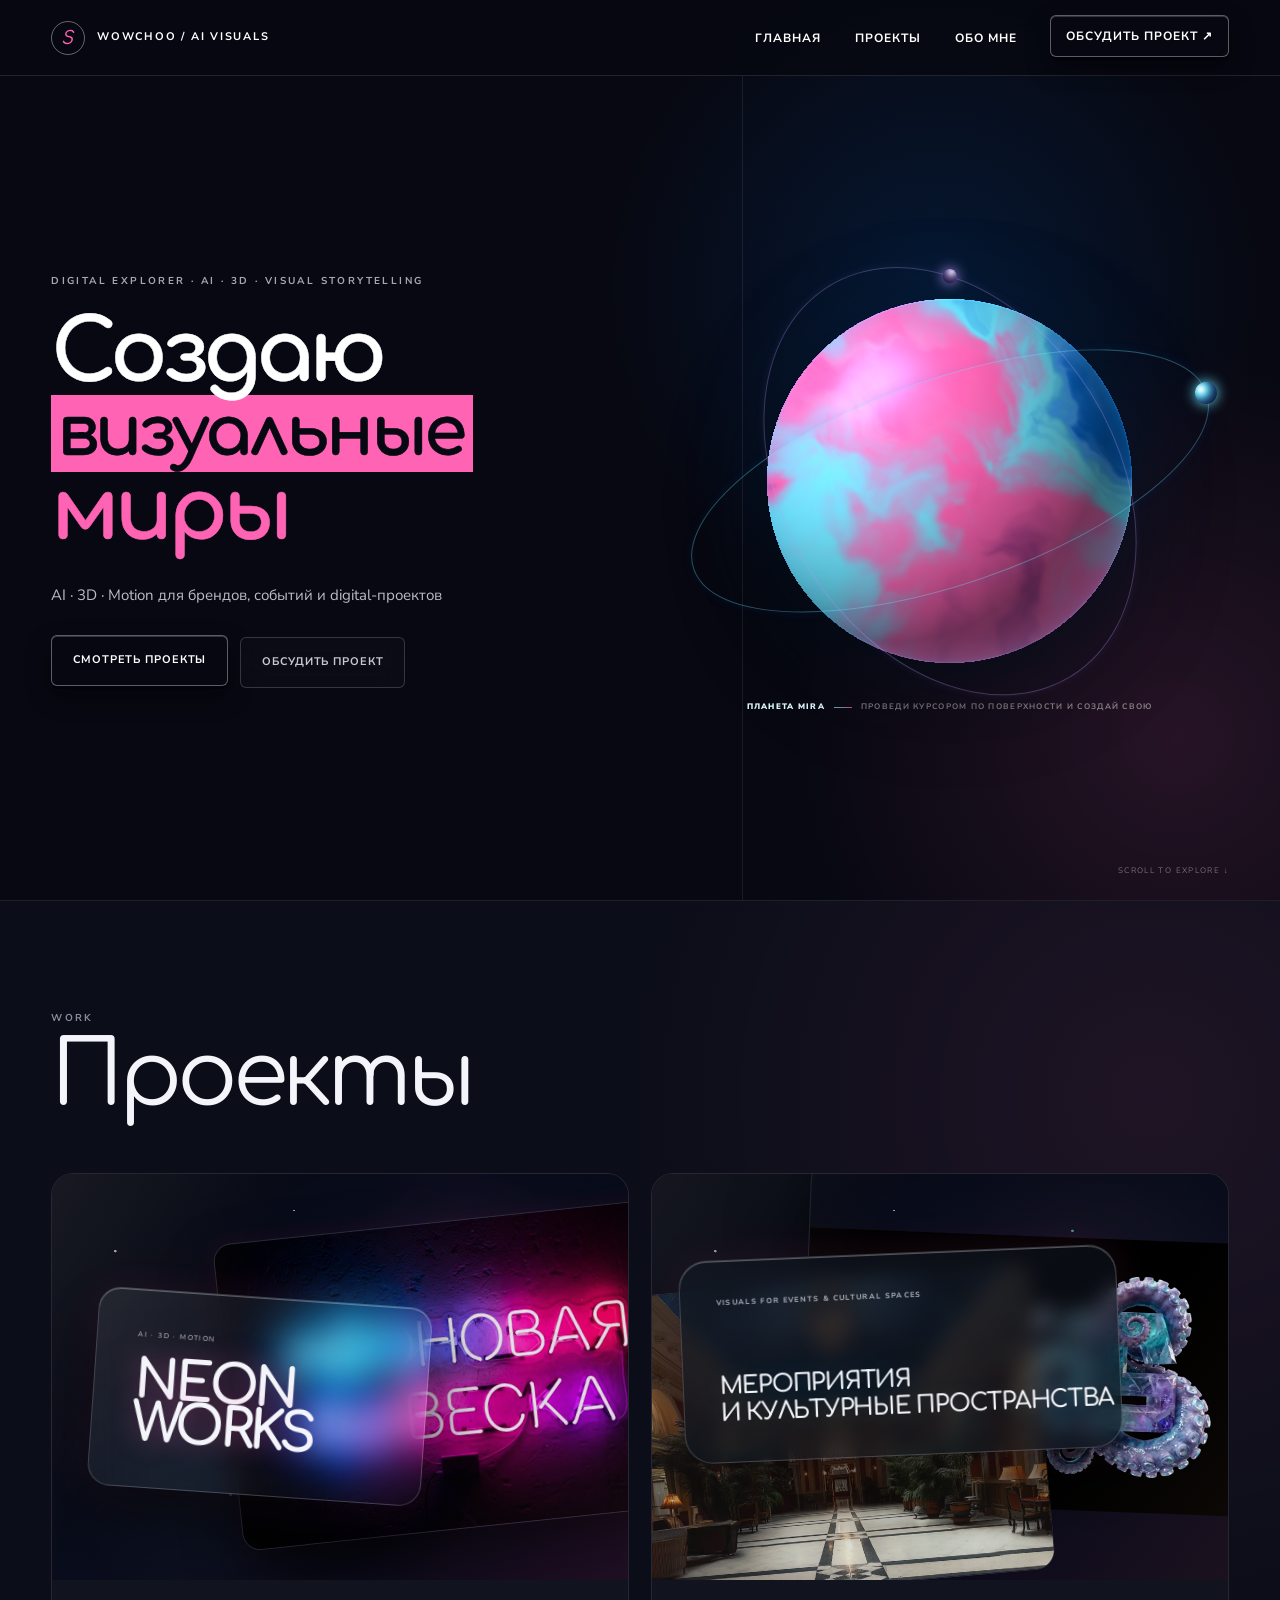
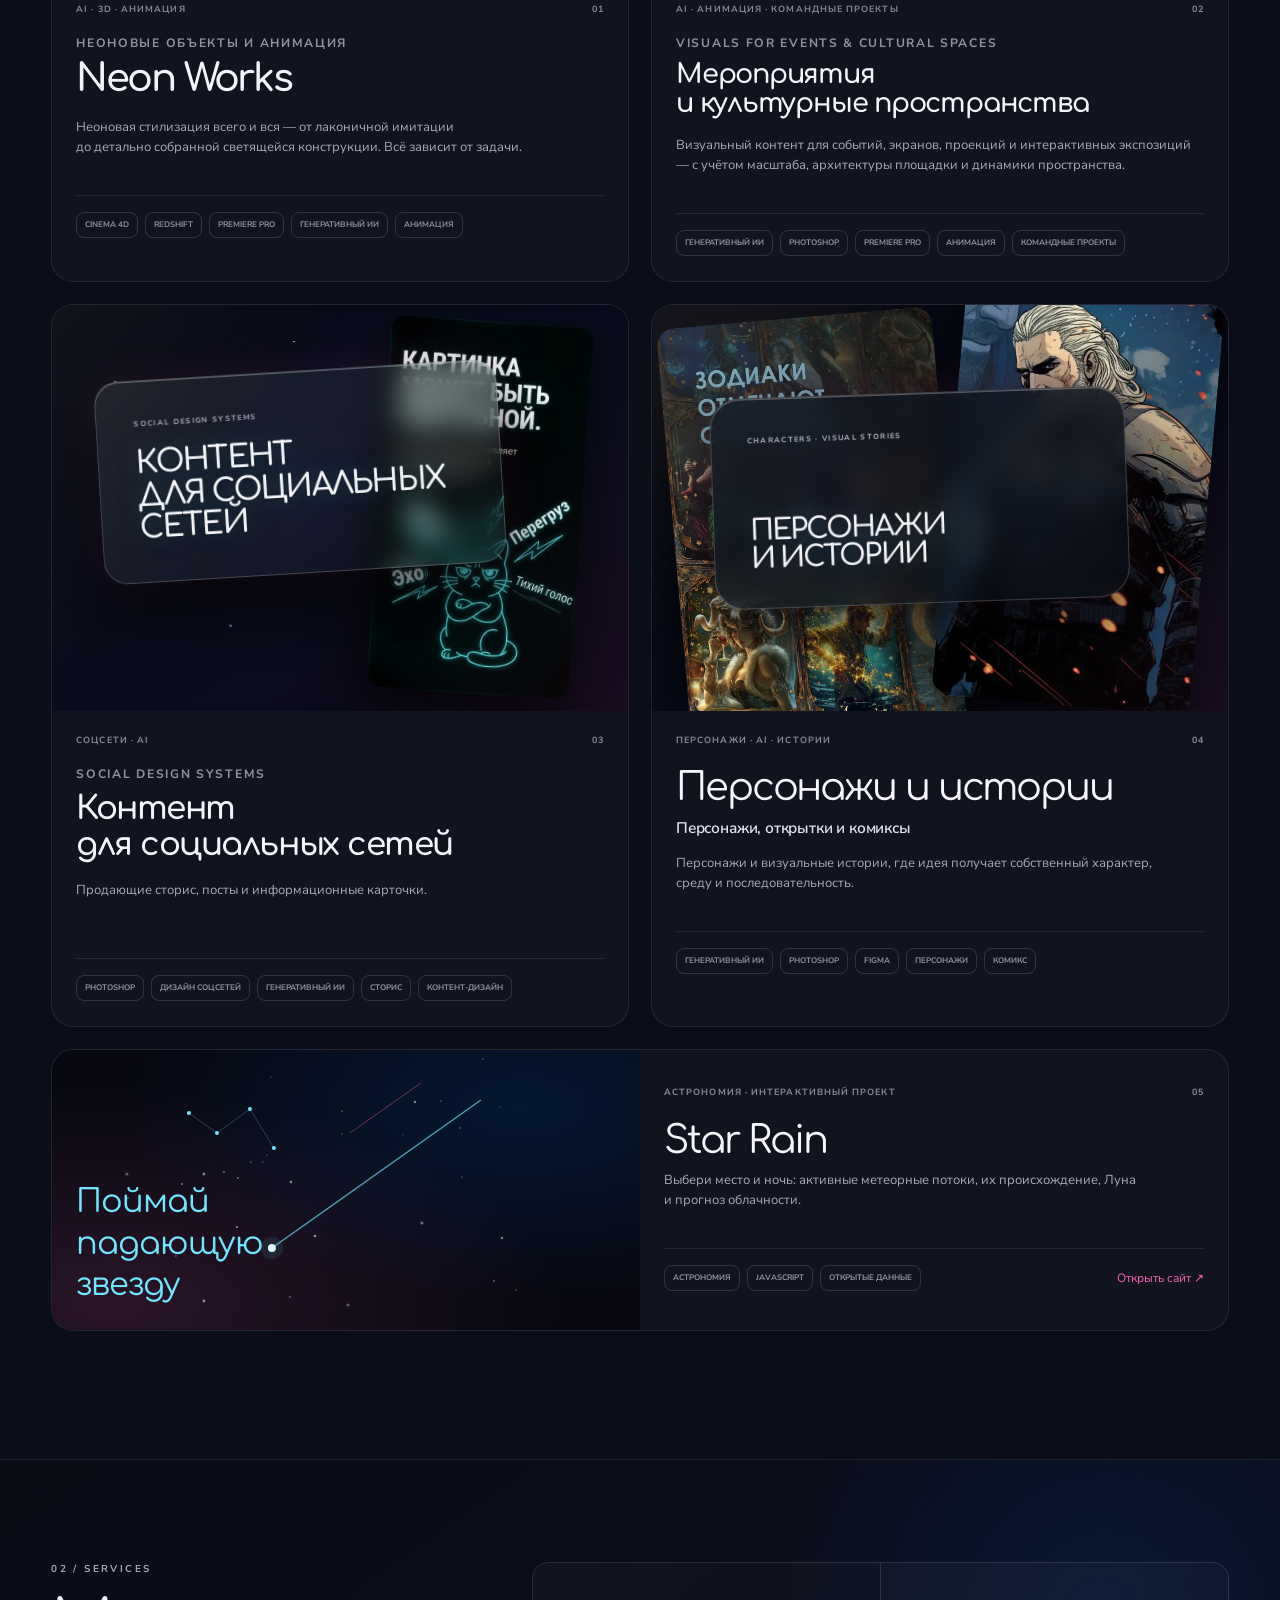
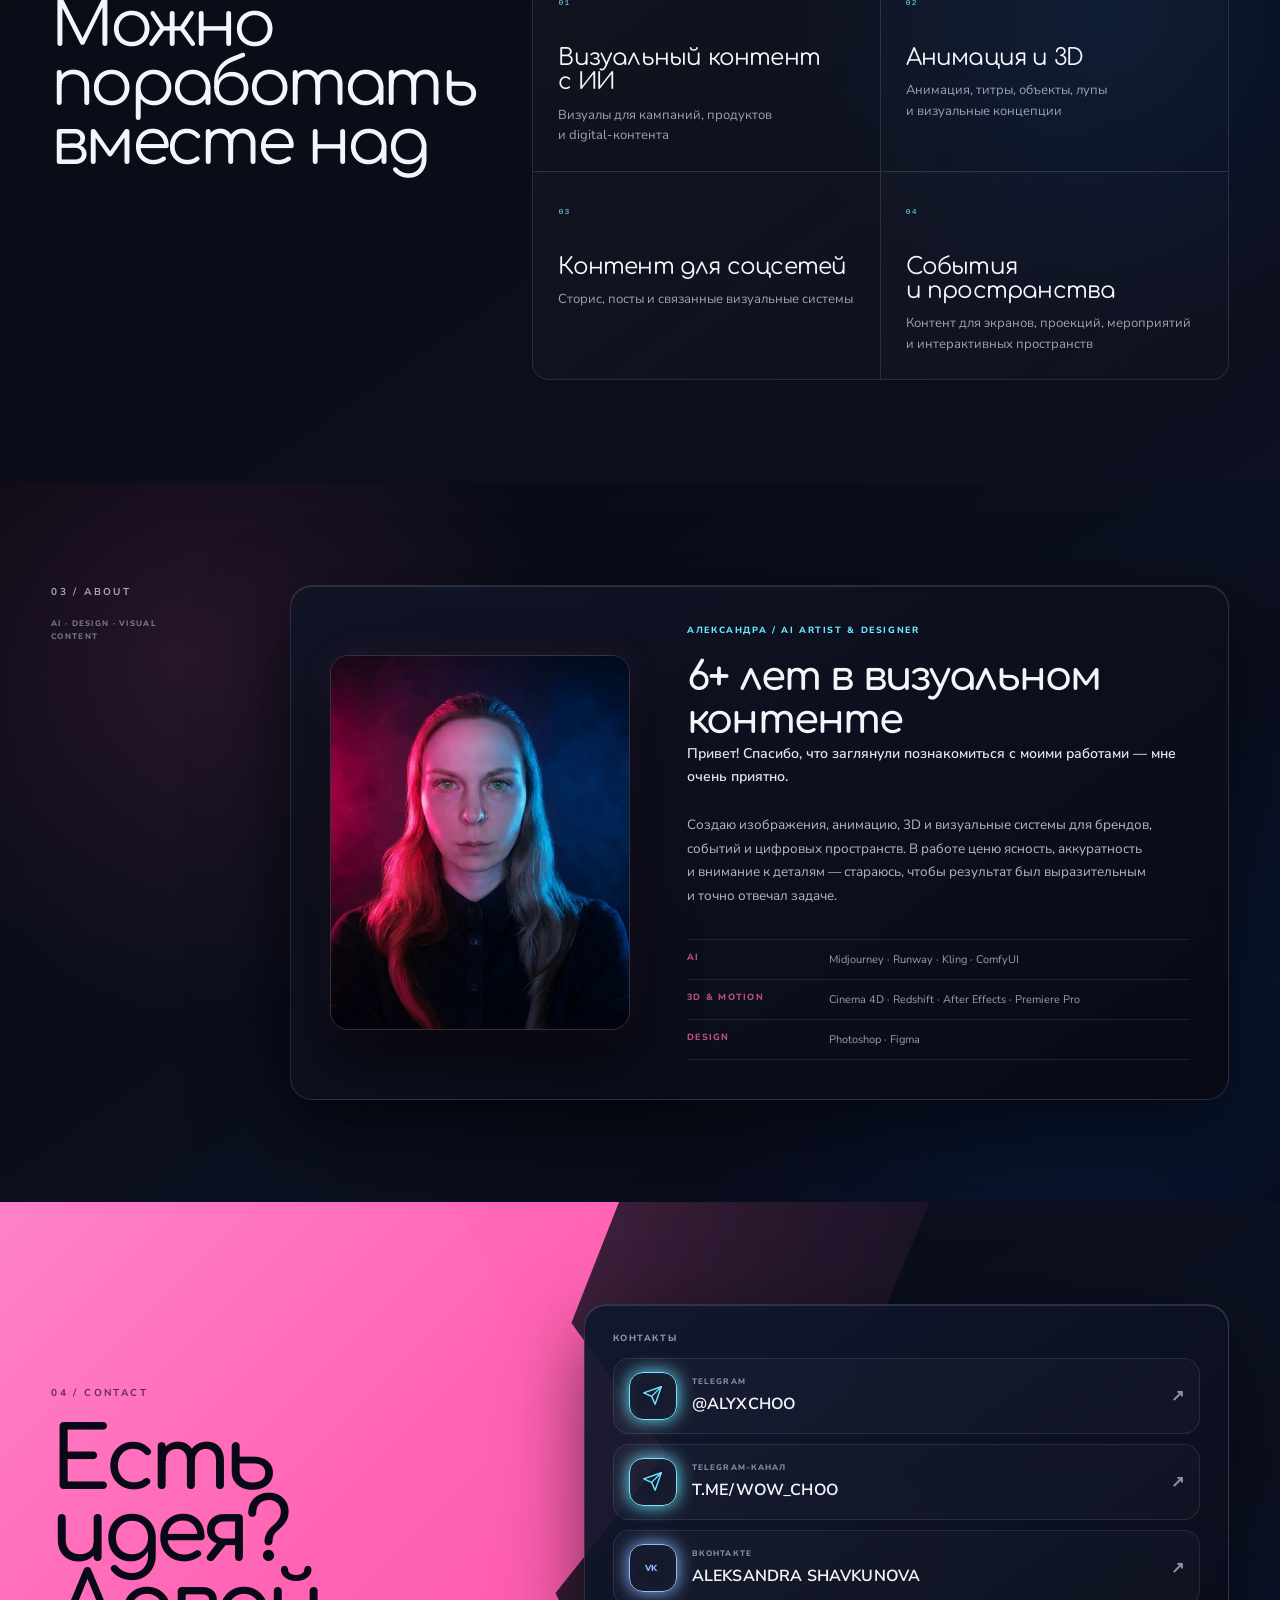
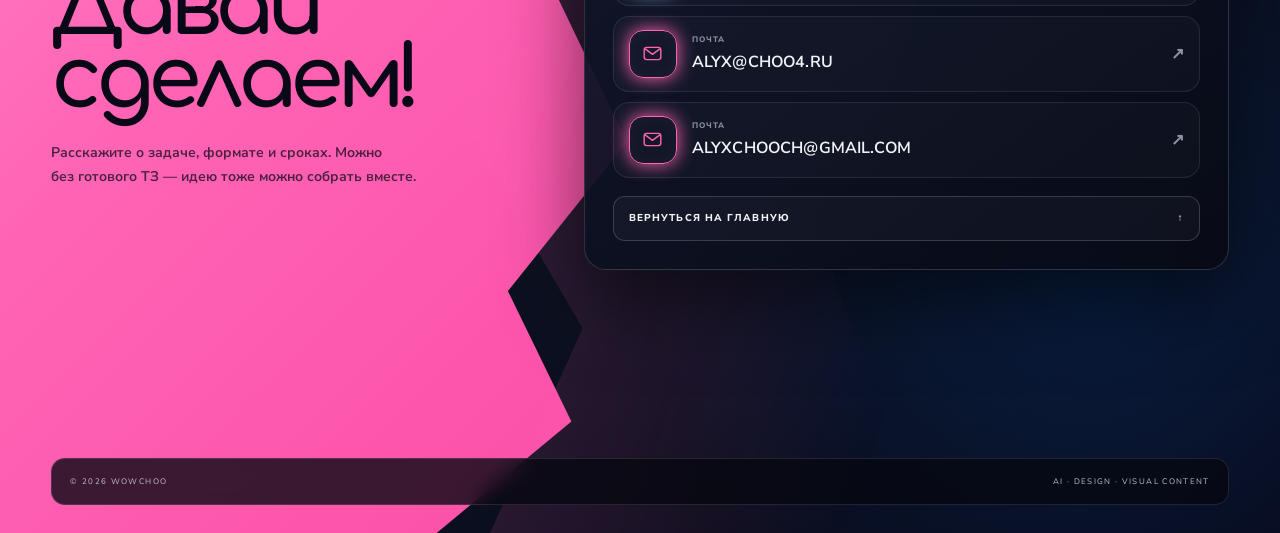
<file: index.html>
<!DOCTYPE html><html lang="ru"><head><meta charSet="utf-8"/><link rel="preconnect" href="/" crossorigin=""/><meta name="viewport" content="width=device-width, initial-scale=1"/><link rel="preload" as="image" href="/neon/selected/neon-sign-russian.webp"/><link rel="preload" as="image" href="/digital-scenography/synthesis/cover-crystal-tentacles.webp"/><link rel="preload" as="image" href="/digital-scenography/musical/restaurant-night.webp"/><link rel="preload" as="image" href="/digital-content/slp-stories/story-02-cover.webp"/><link rel="preload" as="image" href="/characters-worlds/zodiac/christmas-cover.webp"/><link rel="preload" as="image" href="/characters-worlds/comic/cover.webp"/><link rel="preload" as="image" href="/about/sasha-portrait.webp"/><link rel="stylesheet" href="/_next/static/chunks/0oa5svqyjht1u.css" data-precedence="next"/><link rel="stylesheet" href="/_next/static/chunks/0mb9zp1a2t-c_.css" data-precedence="next"/><link rel="preload" as="script" fetchPriority="low" href="/_next/static/chunks/0ht900cau6_ur.js"/><script src="/_next/static/chunks/0t2z5hkh7v~~b.js" async=""></script><script src="/_next/static/chunks/07lhk_q6pmm3r.js" async=""></script><script src="/_next/static/chunks/turbopack-0cek.dh0dqtgy.js" async=""></script><script src="/_next/static/chunks/0dbhjjzl8qfwv.js" async=""></script><script src="/_next/static/chunks/0a-o6w5rp0tc~.js" async=""></script><meta name="next-size-adjust" content=""/><title>WOWCHOO — AI Artist · Designer · 3D &amp; Motion</title><meta name="description" content="AI-визуалы, дизайн, 3D и motion для брендов, событий и digital-проектов."/><meta property="og:title" content="WOWCHOO — AI Artist · Designer · 3D &amp; Motion"/><meta property="og:description" content="AI-визуалы, дизайн, 3D и motion для брендов, событий и digital-проектов."/><meta property="og:type" content="website"/><meta name="twitter:card" content="summary"/><meta name="twitter:title" content="WOWCHOO — AI Artist · Designer · 3D &amp; Motion"/><meta name="twitter:description" content="AI-визуалы, дизайн, 3D и motion для брендов, событий и digital-проектов."/><link rel="shortcut icon" href="/favicon.svg"/><link rel="icon" href="/favicon.svg"/><script src="/_next/static/chunks/03~yq9q893hmn.js" noModule=""></script></head><body><div hidden=""><!--$--><!--/$--></div><main><header><a class="brand" href="#top"><i>S</i><span>WOWCHOO / AI VISUALS</span></a><button class="menu" type="button" aria-label="Открыть меню" aria-expanded="false"><span></span><span></span></button><nav class=""><a href="#top">Главная</a><a href="#projects">Проекты</a><a href="#about">Обо мне</a><a href="#contact">Обсудить проект ↗</a></nav></header><section class="hero" id="top"><div class="hero-copy"><p class="eyebrow">Digital explorer · AI · 3D · Visual storytelling</p><h1><span>Создаю</span><span class="highlight-word">визуальные</span><span class="pink-word">миры</span></h1><p class="lead">AI · 3D · Motion для брендов, событий и digital-проектов</p><div class="hero-actions"><a class="cta" href="#projects">Смотреть проекты</a><a class="cta cta-secondary" href="#contact">Обсудить проект</a></div></div><div class="hero-art"><div class="planet-wrap"><span class="planet-orbit orbit-one" aria-hidden="true"><i class="moon moon-blue"></i></span><span class="planet-orbit orbit-two" aria-hidden="true"><i class="moon moon-lilac"></i></span><span class="planet-static" role="img" aria-label="Планета MIRA"></span><canvas class="planet-canvas" aria-label="Интерактивная планета MIRA с поверхностью, меняющейся под курсором"></canvas><canvas class="particle-canvas" aria-hidden="true"></canvas><span class="planet-pointer" aria-hidden="true"></span><span class="planet-hint planet-hint-interactive"><b>Планета MIRA</b><i></i>Проведи курсором по поверхности и создай свою</span><span class="planet-hint planet-hint-static"><b>Планета MIRA</b></span></div></div><p class="meta hero-scroll-meta"><span>SCROLL TO EXPLORE ↓</span></p></section><section class="projects" id="projects"><div class="section-head"><div><p class="index">WORK</p><h2>Проекты</h2></div></div><div class="cards" aria-live="polite"><article class="card neon-project-card is-clickable" role="button" tabindex="0" aria-label="Открыть кейс: Неоновые объекты и анимация"><div class="art neon" aria-hidden="true"><i class="art-grid"></i><img class="neon-cover-art" src="/neon/selected/neon-sign-russian.webp" alt=""/><span class="cover-glass"><small>AI · 3D · MOTION</small><b>NEON<br/>WORKS</b></span></div><div class="card-copy"><p class="topline"><span>AI · 3D · Анимация</span><span>01</span></p><p class="project-kicker">Неоновые объекты и анимация</p><h3>Neon Works</h3><p class="project-description case-card-description"><span>Неоновая стилизация всего и вся — от лаконичной имитации</span><span>до детально собранной светящейся конструкции. Всё зависит от задачи.</span></p><div class="card-foot"><ul><li>Cinema 4D</li><li>Redshift</li><li>Premiere Pro</li><li>Генеративный ИИ</li><li>Анимация</li></ul></div></div></article><article class="card scenography-project-card is-clickable" role="button" tabindex="0" aria-label="Открыть кейс: Мероприятия и культурные пространства"><div class="art scenography" aria-hidden="true"><i class="art-grid"></i><span class="scenography-cover-stage-frame"><img class="scenography-cover-stage" src="/digital-scenography/synthesis/cover-crystal-tentacles.webp" alt=""/></span><img class="scenography-cover-location" src="/digital-scenography/musical/restaurant-night.webp" alt=""/><span class="cover-glass scenography-cover-glass"><small>VISUALS FOR EVENTS &amp; CULTURAL SPACES</small><b><span>МЕРОПРИЯТИЯ</span><span>И КУЛЬТУРНЫЕ ПРОСТРАНСТВА</span></b></span></div><div class="card-copy"><p class="topline"><span>AI · Анимация · Командные проекты</span><span>02</span></p><h3>Visuals for Events &amp; Cultural Spaces</h3><p class="project-subtitle"><span>Мероприятия</span><span>и культурные пространства</span></p><p class="project-description ">Визуальный контент для событий, экранов, проекций и интерактивных экспозиций — с учётом масштаба, архитектуры площадки и динамики пространства.</p><div class="card-foot"><ul><li>Генеративный ИИ</li><li>Photoshop</li><li>Premiere Pro</li><li>Анимация</li><li>Командные проекты</li></ul></div></div></article><article class="card digital-project-card is-clickable" role="button" tabindex="0" aria-label="Открыть кейс: Контент для социальных сетей"><div class="art digital" aria-hidden="true"><i class="art-grid"></i><img class="digital-cover-story" src="/digital-content/slp-stories/story-02-cover.webp" alt=""/><span class="cover-glass digital-cover-glass"><small>SOCIAL DESIGN SYSTEMS</small><b><span>КОНТЕНТ</span><span>ДЛЯ СОЦИАЛЬНЫХ СЕТЕЙ</span></b></span></div><div class="card-copy"><p class="topline"><span>Соцсети · AI</span><span>03</span></p><h3>Social Design Systems</h3><p class="project-subtitle">Контент для социальных сетей</p><p class="project-description ">Продающие сторис, посты и информационные карточки.</p><div class="card-foot"><ul><li>Photoshop</li><li>Дизайн соцсетей</li><li>Генеративный ИИ</li><li>Сторис</li><li>Контент-дизайн</li></ul></div></div></article><article class="card stories-project-card is-clickable" role="button" tabindex="0" aria-label="Открыть кейс: Персонажи, открытки и комиксы"><div class="art stories" aria-hidden="true"><i class="art-grid"></i><img class="stories-cover-zodiac" src="/characters-worlds/zodiac/christmas-cover.webp" alt=""/><img class="stories-cover-comic" src="/characters-worlds/comic/cover.webp" alt=""/><span class="cover-glass stories-cover-glass"><small>CHARACTERS · VISUAL STORIES</small><b><span>ПЕРСОНАЖИ</span><span>И ИСТОРИИ</span></b></span></div><div class="card-copy"><p class="topline"><span>Персонажи · AI · Истории</span><span>04</span></p><h3>Персонажи и истории</h3><p class="project-subtitle">Персонажи, открытки и комиксы</p><p class="project-description ">Персонажи и визуальные истории, где идея получает собственный характер, среду и последовательность.</p><div class="card-foot"><ul><li>Генеративный ИИ</li><li>Photoshop</li><li>Figma</li><li>Персонажи</li><li>Комикс</li></ul></div></div></article><a class="card meteor-project-card" href="https://wowchoo.github.io/star-rain/" target="_blank" rel="noopener noreferrer" aria-label="Открыть Star Rain — планировщик наблюдений метеорных потоков"><div class="art meteor-project-art" aria-hidden="true"><svg viewBox="0 0 460 280"><g fill="#d5e6ff"><circle cx="175" cy="132" r="1.2" opacity="0.59"></circle><circle cx="378" cy="231" r="1.1" opacity="0.38"></circle><circle cx="135" cy="112" r="1.3" opacity="0.20"></circle><circle cx="367" cy="9" r="0.7" opacity="0.43"></circle><circle cx="88" cy="124" r="1.4" opacity="0.54"></circle><circle cx="384" cy="57" r="0.6" opacity="0.48"></circle><circle cx="11" cy="124" r="1.6" opacity="0.36"></circle><circle cx="60" cy="206" r="0.9" opacity="0.35"></circle><circle cx="151" cy="105" r="0.9" opacity="0.20"></circle><circle cx="325" cy="51" r="1.0" opacity="0.24"></circle><circle cx="108" cy="122" r="1.3" opacity="0.31"></circle><circle cx="147" cy="112" r="0.7" opacity="0.38"></circle><circle cx="199" cy="186" r="1.3" opacity="0.62"></circle><circle cx="49" cy="201" r="0.7" opacity="0.43"></circle><circle cx="122" cy="128" r="0.9" opacity="0.49"></circle><circle cx="386" cy="188" r="1.3" opacity="0.52"></circle><circle cx="232" cy="255" r="1.5" opacity="0.35"></circle><circle cx="400" cy="240" r="0.7" opacity="0.47"></circle><circle cx="306" cy="173" r="1.6" opacity="0.42"></circle><circle cx="287" cy="85" r="0.6" opacity="0.34"></circle><circle cx="174" cy="247" r="0.7" opacity="0.68"></circle><circle cx="299" cy="52" r="1.1" opacity="0.69"></circle><circle cx="344" cy="78" r="0.7" opacity="0.58"></circle><circle cx="12" cy="148" r="1.2" opacity="0.26"></circle><circle cx="48" cy="193" r="0.6" opacity="0.55"></circle><circle cx="346" cy="127" r="0.6" opacity="0.66"></circle><circle cx="155" cy="27" r="0.5" opacity="0.62"></circle><circle cx="121" cy="177" r="1.0" opacity="0.65"></circle><circle cx="226" cy="61" r="0.7" opacity="0.57"></circle><circle cx="226" cy="84" r="0.6" opacity="0.58"></circle><circle cx="66" cy="134" r="1.0" opacity="0.56"></circle><circle cx="88" cy="251" r="1.4" opacity="0.61"></circle></g><path d="M365 50L156 198" fill="none" stroke="#70e6ff" stroke-width="1.5" opacity=".65"></path><path d="M305 33L234 83" fill="none" stroke="#ff64b4" opacity=".4"></path><circle cx="156" cy="198" r="4" fill="#ecfcff"></circle><circle cx="156" cy="198" r="11" fill="#70e6ff" opacity=".1"></circle><path d="M73 63L101 83L134 59L158 98" fill="none" stroke="#70e6ff" opacity=".25"></path><g fill="#70e6ff"><circle cx="73" cy="63" r="2"></circle><circle cx="101" cy="83" r="2"></circle><circle cx="134" cy="59" r="2"></circle><circle cx="158" cy="98" r="2"></circle></g></svg><span>Поймай падающую звезду</span></div><div class="card-copy"><p class="topline"><span>Астрономия · Интерактивный проект</span><span>05</span></p><h3>Star Rain</h3><p class="project-description">Выбери место и ночь: активные метеорные потоки, их происхождение, Луна и прогноз облачности.</p><div class="card-foot"><ul><li>Астрономия</li><li>JavaScript</li><li>Открытые данные</li></ul><span class="meteor-project-open">Открыть сайт ↗</span></div></div></a></div></section><section class="services" id="services"><div class="services-head"><p class="index">02 / SERVICES</p><h2>Можно поработать<!-- --> <br/>вместе над</h2></div><div class="services-grid"><article><span>01</span><h3>Визуальный контент с ИИ</h3><p>Визуалы для кампаний, продуктов и digital-контента</p></article><article><span>02</span><h3>Анимация и 3D</h3><p>Анимация, титры, объекты, лупы и визуальные концепции</p></article><article><span>03</span><h3>Контент для соцсетей</h3><p>Сторис, посты и связанные визуальные системы</p></article><article><span>04</span><h3>События и пространства</h3><p>Контент для экранов, проекций, мероприятий и интерактивных пространств</p></article></div></section><section class="about" id="about"><div class="case-end-stars" aria-hidden="true"><i style="left:11%;top:17%;--star-size:2px;--star-duration:22s;--star-delay:0s;--star-x:-60px;--star-y:-50px"></i><i style="left:48%;top:78%;--star-size:1px;--star-duration:26s;--star-delay:-7s;--star-x:-31px;--star-y:-3px"></i><i style="left:85%;top:50%;--star-size:1px;--star-duration:30s;--star-delay:-14s;--star-x:-2px;--star-y:44px"></i><i style="left:25%;top:22%;--star-size:1px;--star-duration:34s;--star-delay:-21s;--star-x:27px;--star-y:-9px"></i><i style="left:62%;top:83%;--star-size:1px;--star-duration:38s;--star-delay:-5s;--star-x:56px;--star-y:38px"></i><i style="left:2%;top:55%;--star-size:1px;--star-duration:42s;--star-delay:-12s;--star-x:-35px;--star-y:-15px"></i><i style="left:39%;top:27%;--star-size:1px;--star-duration:22s;--star-delay:-19s;--star-x:-6px;--star-y:32px"></i><i style="left:76%;top:88%;--star-size:2px;--star-duration:26s;--star-delay:-3s;--star-x:23px;--star-y:-21px"></i><i style="left:16%;top:60%;--star-size:1px;--star-duration:30s;--star-delay:-10s;--star-x:52px;--star-y:26px"></i><i style="left:53%;top:32%;--star-size:1px;--star-duration:34s;--star-delay:-17s;--star-x:-39px;--star-y:-27px"></i><i style="left:90%;top:4%;--star-size:1px;--star-duration:38s;--star-delay:-1s;--star-x:-10px;--star-y:20px"></i><i style="left:30%;top:65%;--star-size:1px;--star-duration:42s;--star-delay:-8s;--star-x:19px;--star-y:-33px"></i><i style="left:67%;top:37%;--star-size:1px;--star-duration:22s;--star-delay:-15s;--star-x:48px;--star-y:14px"></i><i style="left:7%;top:9%;--star-size:1px;--star-duration:26s;--star-delay:-22s;--star-x:-43px;--star-y:-39px"></i><i style="left:44%;top:70%;--star-size:2px;--star-duration:30s;--star-delay:-6s;--star-x:-14px;--star-y:8px"></i><i style="left:81%;top:42%;--star-size:1px;--star-duration:34s;--star-delay:-13s;--star-x:15px;--star-y:-45px"></i><i style="left:21%;top:14%;--star-size:1px;--star-duration:38s;--star-delay:-20s;--star-x:44px;--star-y:2px"></i><i style="left:58%;top:75%;--star-size:1px;--star-duration:42s;--star-delay:-4s;--star-x:-47px;--star-y:49px"></i></div><div class="about-label"><p class="index">03 / ABOUT</p><span>AI · DESIGN · VISUAL CONTENT</span></div><div class="about-card"><img class="about-portrait" src="/about/sasha-portrait.webp" alt="WOWCHOO — дизайн цифрового визуального контента"/><div class="about-copy"><p class="about-kicker">Александра / AI artist &amp; designer</p><h2>6+ лет в визуальном контенте</h2><p class="about-greeting">Привет! Спасибо, что заглянули познакомиться с моими работами — мне очень приятно.</p><p class="about-text">Создаю изображения, анимацию, 3D и визуальные системы для брендов, событий и цифровых пространств. В работе ценю ясность, аккуратность и внимание к деталям — стараюсь, чтобы результат был выразительным и точно отвечал задаче.</p><div class="about-stack" aria-label="Основные инструменты"><div><span>AI</span><p>Midjourney · Runway · Kling · ComfyUI</p></div><div><span>3D &amp; Motion</span><p>Cinema 4D · Redshift · After Effects · Premiere Pro</p></div><div><span>Design</span><p>Photoshop · Figma</p></div></div></div></div></section><footer id="contact"><div class="contact-heading"><p class="index">04 / CONTACT</p><h2>Есть идея?<br/>Давай сделаем!</h2><p>Расскажите о задаче, формате и сроках. Можно без готового ТЗ — идею тоже можно собрать вместе.</p></div><div class="contact"><p class="contact-label">Контакты</p><a class="contact-link telegram-link" href="https://t.me/alyxchoo" target="_blank" rel="noreferrer" aria-label="Написать в Telegram пользователю alyxchoo"><i><svg viewBox="0 0 24 24" aria-hidden="true" focusable="false"><path d="M22 2 11 13"></path><path d="m22 2-7 20-4-9-9-4Z"></path></svg></i><span><small>Telegram</small><b>@alyxchoo</b></span><em>↗</em></a><a class="contact-link telegram-link" href="https://t.me/wow_choo" target="_blank" rel="noreferrer" aria-label="Открыть Telegram-канал wow_choo"><i><svg viewBox="0 0 24 24" aria-hidden="true" focusable="false"><path d="M22 2 11 13"></path><path d="m22 2-7 20-4-9-9-4Z"></path></svg></i><span><small>Telegram-канал</small><b>t.me/wow_choo</b></span><em>↗</em></a><a class="contact-link vk-link" href="https://vk.ru/art_etozdes" target="_blank" rel="noreferrer" aria-label="Открыть страницу Александры Шавкуновой во ВКонтакте"><i><svg viewBox="0 0 24 24" aria-hidden="true" focusable="false"><text x="3" y="16" font-size="10" font-weight="850">VK</text></svg></i><span><small>ВКонтакте</small><b>Aleksandra Shavkunova</b></span><em>↗</em></a><a class="contact-link email-link" href="mailto:alyx@choo4.ru" aria-label="Написать на почту alyx@choo4.ru"><i><svg viewBox="0 0 24 24" aria-hidden="true" focusable="false"><rect x="2.5" y="5" width="19" height="14" rx="3"></rect><path d="m4 7 8 6 8-6"></path></svg></i><span><small>Почта</small><b>alyx@choo4.ru</b></span><em>↗</em></a><a class="contact-link email-link" href="mailto:alyxchooch@gmail.com" aria-label="Написать на почту alyxchooch@gmail.com"><i><svg viewBox="0 0 24 24" aria-hidden="true" focusable="false"><rect x="2.5" y="5" width="19" height="14" rx="3"></rect><path d="m4 7 8 6 8-6"></path></svg></i><span><small>Почта</small><b>alyxchooch@gmail.com</b></span><em>↗</em></a><a class="back-to-top" href="#top" aria-label="Вернуться на главную страницу">Вернуться на главную <span>↑</span></a></div><p class="copyright"><span>© 2026 WOWCHOO</span><span>AI · DESIGN · VISUAL CONTENT</span></p></footer></main><!--$--><!--/$--><script src="/_next/static/chunks/0ht900cau6_ur.js" id="_R_" async=""></script><script>(self.__next_f=self.__next_f||[]).push([0])</script><script>self.__next_f.push([1,"1:\"$Sreact.fragment\"\n2:I[39756,[\"/_next/static/chunks/0dbhjjzl8qfwv.js\"],\"default\"]\n3:I[37457,[\"/_next/static/chunks/0dbhjjzl8qfwv.js\"],\"default\"]\n4:I[47257,[\"/_next/static/chunks/0dbhjjzl8qfwv.js\"],\"ClientPageRoot\"]\n5:I[31713,[\"/_next/static/chunks/0dbhjjzl8qfwv.js\",\"/_next/static/chunks/0a-o6w5rp0tc~.js\"],\"default\"]\n8:I[97367,[\"/_next/static/chunks/0dbhjjzl8qfwv.js\"],\"OutletBoundary\"]\n9:\"$Sreact.suspense\"\nb:I[97367,[\"/_next/static/chunks/0dbhjjzl8qfwv.js\"],\"ViewportBoundary\"]\nd:I[97367,[\"/_next/static/chunks/0dbhjjzl8qfwv.js\"],\"MetadataBoundary\"]\nf:I[68027,[\"/_next/static/chunks/0dbhjjzl8qfwv.js\"],\"default\",1]\n:HL[\"/_next/static/chunks/0oa5svqyjht1u.css\",\"style\"]\n:HL[\"/_next/static/chunks/0mb9zp1a2t-c_.css\",\"style\"]\n:HC[\"/\",\"\"]\n"])</script><script>self.__next_f.push([1,"0:{\"P\":null,\"c\":[\"\",\"\"],\"q\":\"\",\"i\":false,\"f\":[[[\"\",{\"children\":[\"__PAGE__\",{}]},\"$undefined\",\"$undefined\",16],[[\"$\",\"$1\",\"c\",{\"children\":[[[\"$\",\"link\",\"0\",{\"rel\":\"stylesheet\",\"href\":\"/_next/static/chunks/0oa5svqyjht1u.css\",\"precedence\":\"next\",\"crossOrigin\":\"$undefined\",\"nonce\":\"$undefined\"}],[\"$\",\"link\",\"1\",{\"rel\":\"stylesheet\",\"href\":\"/_next/static/chunks/0mb9zp1a2t-c_.css\",\"precedence\":\"next\",\"crossOrigin\":\"$undefined\",\"nonce\":\"$undefined\"}],[\"$\",\"script\",\"script-0\",{\"src\":\"/_next/static/chunks/0dbhjjzl8qfwv.js\",\"async\":true,\"nonce\":\"$undefined\"}]],[\"$\",\"html\",null,{\"lang\":\"ru\",\"children\":[\"$\",\"body\",null,{\"children\":[\"$\",\"$L2\",null,{\"parallelRouterKey\":\"children\",\"error\":\"$undefined\",\"errorStyles\":\"$undefined\",\"errorScripts\":\"$undefined\",\"template\":[\"$\",\"$L3\",null,{}],\"templateStyles\":\"$undefined\",\"templateScripts\":\"$undefined\",\"notFound\":[[[\"$\",\"title\",null,{\"children\":\"404: This page could not be found.\"}],[\"$\",\"div\",null,{\"style\":{\"fontFamily\":\"system-ui,\\\"Segoe UI\\\",Roboto,Helvetica,Arial,sans-serif,\\\"Apple Color Emoji\\\",\\\"Segoe UI Emoji\\\"\",\"height\":\"100vh\",\"textAlign\":\"center\",\"display\":\"flex\",\"flexDirection\":\"column\",\"alignItems\":\"center\",\"justifyContent\":\"center\"},\"children\":[\"$\",\"div\",null,{\"children\":[[\"$\",\"style\",null,{\"dangerouslySetInnerHTML\":{\"__html\":\"body{color:#000;background:#fff;margin:0}.next-error-h1{border-right:1px solid rgba(0,0,0,.3)}@media (prefers-color-scheme:dark){body{color:#fff;background:#000}.next-error-h1{border-right:1px solid rgba(255,255,255,.3)}}\"}}],[\"$\",\"h1\",null,{\"className\":\"next-error-h1\",\"style\":{\"display\":\"inline-block\",\"margin\":\"0 20px 0 0\",\"padding\":\"0 23px 0 0\",\"fontSize\":24,\"fontWeight\":500,\"verticalAlign\":\"top\",\"lineHeight\":\"49px\"},\"children\":404}],[\"$\",\"div\",null,{\"style\":{\"display\":\"inline-block\"},\"children\":[\"$\",\"h2\",null,{\"style\":{\"fontSize\":14,\"fontWeight\":400,\"lineHeight\":\"49px\",\"margin\":0},\"children\":\"This page could not be found.\"}]}]]}]}]],[]],\"forbidden\":\"$undefined\",\"unauthorized\":\"$undefined\"}]}]}]]}],{\"children\":[[\"$\",\"$1\",\"c\",{\"children\":[[\"$\",\"$L4\",null,{\"Component\":\"$5\",\"serverProvidedParams\":{\"searchParams\":{},\"params\":{},\"promises\":[\"$@6\",\"$@7\"]}}],[[\"$\",\"script\",\"script-0\",{\"src\":\"/_next/static/chunks/0a-o6w5rp0tc~.js\",\"async\":true,\"nonce\":\"$undefined\"}]],[\"$\",\"$L8\",null,{\"children\":[\"$\",\"$9\",null,{\"name\":\"Next.MetadataOutlet\",\"children\":\"$@a\"}]}]]}],{},null,false,null]},null,false,null],[\"$\",\"$1\",\"h\",{\"children\":[null,[\"$\",\"$Lb\",null,{\"children\":\"$Lc\"}],[\"$\",\"div\",null,{\"hidden\":true,\"children\":[\"$\",\"$Ld\",null,{\"children\":[\"$\",\"$9\",null,{\"name\":\"Next.Metadata\",\"children\":\"$Le\"}]}]}],[\"$\",\"meta\",null,{\"name\":\"next-size-adjust\",\"content\":\"\"}]]}],false]],\"m\":\"$undefined\",\"G\":[\"$f\",[[\"$\",\"link\",\"0\",{\"rel\":\"stylesheet\",\"href\":\"/_next/static/chunks/0oa5svqyjht1u.css\",\"precedence\":\"next\",\"crossOrigin\":\"$undefined\",\"nonce\":\"$undefined\"}],[\"$\",\"link\",\"1\",{\"rel\":\"stylesheet\",\"href\":\"/_next/static/chunks/0mb9zp1a2t-c_.css\",\"precedence\":\"next\",\"crossOrigin\":\"$undefined\",\"nonce\":\"$undefined\"}]]],\"S\":true,\"h\":null,\"s\":\"$undefined\",\"l\":\"$undefined\",\"p\":\"$undefined\",\"d\":\"$undefined\",\"b\":\"Uwi6vTNO3DS1tCgxxrPZM\"}\n"])</script><script>self.__next_f.push([1,"6:{}\n7:\"$0:f:0:1:1:children:0:props:children:0:props:serverProvidedParams:params\"\n"])</script><script>self.__next_f.push([1,"c:[[\"$\",\"meta\",\"0\",{\"charSet\":\"utf-8\"}],[\"$\",\"meta\",\"1\",{\"name\":\"viewport\",\"content\":\"width=device-width, initial-scale=1\"}]]\n"])</script><script>self.__next_f.push([1,"10:I[27201,[\"/_next/static/chunks/0dbhjjzl8qfwv.js\"],\"IconMark\"]\na:null\ne:[[\"$\",\"title\",\"0\",{\"children\":\"WOWCHOO — AI Artist · Designer · 3D \u0026 Motion\"}],[\"$\",\"meta\",\"1\",{\"name\":\"description\",\"content\":\"AI-визуалы, дизайн, 3D и motion для брендов, событий и digital-проектов.\"}],[\"$\",\"meta\",\"2\",{\"property\":\"og:title\",\"content\":\"WOWCHOO — AI Artist · Designer · 3D \u0026 Motion\"}],[\"$\",\"meta\",\"3\",{\"property\":\"og:description\",\"content\":\"AI-визуалы, дизайн, 3D и motion для брендов, событий и digital-проектов.\"}],[\"$\",\"meta\",\"4\",{\"property\":\"og:type\",\"content\":\"website\"}],[\"$\",\"meta\",\"5\",{\"name\":\"twitter:card\",\"content\":\"summary\"}],[\"$\",\"meta\",\"6\",{\"name\":\"twitter:title\",\"content\":\"WOWCHOO — AI Artist · Designer · 3D \u0026 Motion\"}],[\"$\",\"meta\",\"7\",{\"name\":\"twitter:description\",\"content\":\"AI-визуалы, дизайн, 3D и motion для брендов, событий и digital-проектов.\"}],[\"$\",\"link\",\"8\",{\"rel\":\"shortcut icon\",\"href\":\"/favicon.svg\"}],[\"$\",\"link\",\"9\",{\"rel\":\"icon\",\"href\":\"/favicon.svg\"}],[\"$\",\"$L10\",\"10\",{}]]\n"])</script></body></html>
</file>
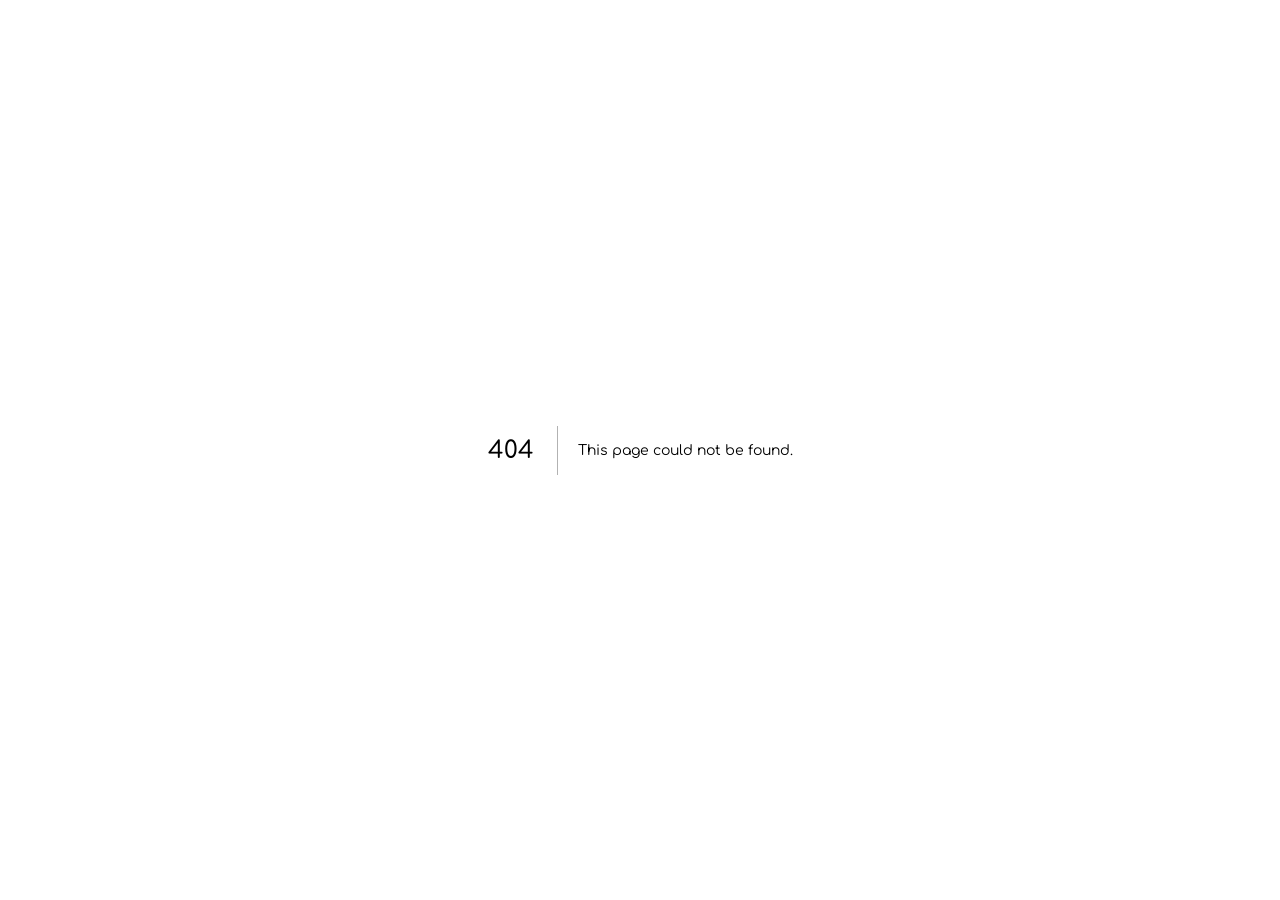
<file: 404/index.html>
<!DOCTYPE html><html lang="ru"><head><meta charSet="utf-8"/><meta name="viewport" content="width=device-width, initial-scale=1"/><link rel="stylesheet" href="/_next/static/chunks/0oa5svqyjht1u.css" data-precedence="next"/><link rel="stylesheet" href="/_next/static/chunks/0mb9zp1a2t-c_.css" data-precedence="next"/><link rel="preload" as="script" fetchPriority="low" href="/_next/static/chunks/0ht900cau6_ur.js"/><script src="/_next/static/chunks/0t2z5hkh7v~~b.js" async=""></script><script src="/_next/static/chunks/07lhk_q6pmm3r.js" async=""></script><script src="/_next/static/chunks/turbopack-0cek.dh0dqtgy.js" async=""></script><script src="/_next/static/chunks/0dbhjjzl8qfwv.js" async=""></script><meta name="robots" content="noindex"/><meta name="next-size-adjust" content=""/><title>404: This page could not be found.</title><title>WOWCHOO — AI Artist · Designer · 3D &amp; Motion</title><meta name="description" content="AI-визуалы, дизайн, 3D и motion для брендов, событий и digital-проектов."/><meta property="og:title" content="WOWCHOO — AI Artist · Designer · 3D &amp; Motion"/><meta property="og:description" content="AI-визуалы, дизайн, 3D и motion для брендов, событий и digital-проектов."/><meta property="og:type" content="website"/><meta name="twitter:card" content="summary"/><meta name="twitter:title" content="WOWCHOO — AI Artist · Designer · 3D &amp; Motion"/><meta name="twitter:description" content="AI-визуалы, дизайн, 3D и motion для брендов, событий и digital-проектов."/><link rel="shortcut icon" href="/favicon.svg"/><link rel="icon" href="/favicon.svg"/><script src="/_next/static/chunks/03~yq9q893hmn.js" noModule=""></script></head><body><div hidden=""><!--$--><!--/$--></div><div style="font-family:system-ui,&quot;Segoe UI&quot;,Roboto,Helvetica,Arial,sans-serif,&quot;Apple Color Emoji&quot;,&quot;Segoe UI Emoji&quot;;height:100vh;text-align:center;display:flex;flex-direction:column;align-items:center;justify-content:center"><div><style>body{color:#000;background:#fff;margin:0}.next-error-h1{border-right:1px solid rgba(0,0,0,.3)}@media (prefers-color-scheme:dark){body{color:#fff;background:#000}.next-error-h1{border-right:1px solid rgba(255,255,255,.3)}}</style><h1 class="next-error-h1" style="display:inline-block;margin:0 20px 0 0;padding:0 23px 0 0;font-size:24px;font-weight:500;vertical-align:top;line-height:49px">404</h1><div style="display:inline-block"><h2 style="font-size:14px;font-weight:400;line-height:49px;margin:0">This page could not be found.</h2></div></div></div><!--$--><!--/$--><script src="/_next/static/chunks/0ht900cau6_ur.js" id="_R_" async=""></script><script>(self.__next_f=self.__next_f||[]).push([0])</script><script>self.__next_f.push([1,"1:\"$Sreact.fragment\"\n2:I[39756,[\"/_next/static/chunks/0dbhjjzl8qfwv.js\"],\"default\"]\n3:I[37457,[\"/_next/static/chunks/0dbhjjzl8qfwv.js\"],\"default\"]\n4:I[97367,[\"/_next/static/chunks/0dbhjjzl8qfwv.js\"],\"OutletBoundary\"]\n5:\"$Sreact.suspense\"\n8:I[97367,[\"/_next/static/chunks/0dbhjjzl8qfwv.js\"],\"ViewportBoundary\"]\na:I[97367,[\"/_next/static/chunks/0dbhjjzl8qfwv.js\"],\"MetadataBoundary\"]\nc:I[68027,[\"/_next/static/chunks/0dbhjjzl8qfwv.js\"],\"default\",1]\n:HL[\"/_next/static/chunks/0oa5svqyjht1u.css\",\"style\"]\n:HL[\"/_next/static/chunks/0mb9zp1a2t-c_.css\",\"style\"]\n"])</script><script>self.__next_f.push([1,"0:{\"P\":null,\"c\":[\"\",\"_not-found\",\"\"],\"q\":\"\",\"i\":false,\"f\":[[[\"\",{\"children\":[\"/_not-found\",{\"children\":[\"__PAGE__\",{}]}]},\"$undefined\",\"$undefined\",16],[[\"$\",\"$1\",\"c\",{\"children\":[[[\"$\",\"link\",\"0\",{\"rel\":\"stylesheet\",\"href\":\"/_next/static/chunks/0oa5svqyjht1u.css\",\"precedence\":\"next\",\"crossOrigin\":\"$undefined\",\"nonce\":\"$undefined\"}],[\"$\",\"link\",\"1\",{\"rel\":\"stylesheet\",\"href\":\"/_next/static/chunks/0mb9zp1a2t-c_.css\",\"precedence\":\"next\",\"crossOrigin\":\"$undefined\",\"nonce\":\"$undefined\"}],[\"$\",\"script\",\"script-0\",{\"src\":\"/_next/static/chunks/0dbhjjzl8qfwv.js\",\"async\":true,\"nonce\":\"$undefined\"}]],[\"$\",\"html\",null,{\"lang\":\"ru\",\"children\":[\"$\",\"body\",null,{\"children\":[\"$\",\"$L2\",null,{\"parallelRouterKey\":\"children\",\"error\":\"$undefined\",\"errorStyles\":\"$undefined\",\"errorScripts\":\"$undefined\",\"template\":[\"$\",\"$L3\",null,{}],\"templateStyles\":\"$undefined\",\"templateScripts\":\"$undefined\",\"notFound\":[[[\"$\",\"title\",null,{\"children\":\"404: This page could not be found.\"}],[\"$\",\"div\",null,{\"style\":{\"fontFamily\":\"system-ui,\\\"Segoe UI\\\",Roboto,Helvetica,Arial,sans-serif,\\\"Apple Color Emoji\\\",\\\"Segoe UI Emoji\\\"\",\"height\":\"100vh\",\"textAlign\":\"center\",\"display\":\"flex\",\"flexDirection\":\"column\",\"alignItems\":\"center\",\"justifyContent\":\"center\"},\"children\":[\"$\",\"div\",null,{\"children\":[[\"$\",\"style\",null,{\"dangerouslySetInnerHTML\":{\"__html\":\"body{color:#000;background:#fff;margin:0}.next-error-h1{border-right:1px solid rgba(0,0,0,.3)}@media (prefers-color-scheme:dark){body{color:#fff;background:#000}.next-error-h1{border-right:1px solid rgba(255,255,255,.3)}}\"}}],[\"$\",\"h1\",null,{\"className\":\"next-error-h1\",\"style\":{\"display\":\"inline-block\",\"margin\":\"0 20px 0 0\",\"padding\":\"0 23px 0 0\",\"fontSize\":24,\"fontWeight\":500,\"verticalAlign\":\"top\",\"lineHeight\":\"49px\"},\"children\":404}],[\"$\",\"div\",null,{\"style\":{\"display\":\"inline-block\"},\"children\":[\"$\",\"h2\",null,{\"style\":{\"fontSize\":14,\"fontWeight\":400,\"lineHeight\":\"49px\",\"margin\":0},\"children\":\"This page could not be found.\"}]}]]}]}]],[]],\"forbidden\":\"$undefined\",\"unauthorized\":\"$undefined\"}]}]}]]}],{\"children\":[[\"$\",\"$1\",\"c\",{\"children\":[null,[\"$\",\"$L2\",null,{\"parallelRouterKey\":\"children\",\"error\":\"$undefined\",\"errorStyles\":\"$undefined\",\"errorScripts\":\"$undefined\",\"template\":[\"$\",\"$L3\",null,{}],\"templateStyles\":\"$undefined\",\"templateScripts\":\"$undefined\",\"notFound\":\"$undefined\",\"forbidden\":\"$undefined\",\"unauthorized\":\"$undefined\"}]]}],{\"children\":[[\"$\",\"$1\",\"c\",{\"children\":[[[\"$\",\"title\",null,{\"children\":\"404: This page could not be found.\"}],[\"$\",\"div\",null,{\"style\":\"$0:f:0:1:0:props:children:1:props:children:props:children:props:notFound:0:1:props:style\",\"children\":[\"$\",\"div\",null,{\"children\":[[\"$\",\"style\",null,{\"dangerouslySetInnerHTML\":{\"__html\":\"body{color:#000;background:#fff;margin:0}.next-error-h1{border-right:1px solid rgba(0,0,0,.3)}@media (prefers-color-scheme:dark){body{color:#fff;background:#000}.next-error-h1{border-right:1px solid rgba(255,255,255,.3)}}\"}}],[\"$\",\"h1\",null,{\"className\":\"next-error-h1\",\"style\":\"$0:f:0:1:0:props:children:1:props:children:props:children:props:notFound:0:1:props:children:props:children:1:props:style\",\"children\":404}],[\"$\",\"div\",null,{\"style\":\"$0:f:0:1:0:props:children:1:props:children:props:children:props:notFound:0:1:props:children:props:children:2:props:style\",\"children\":[\"$\",\"h2\",null,{\"style\":\"$0:f:0:1:0:props:children:1:props:children:props:children:props:notFound:0:1:props:children:props:children:2:props:children:props:style\",\"children\":\"This page could not be found.\"}]}]]}]}]],null,[\"$\",\"$L4\",null,{\"children\":[\"$\",\"$5\",null,{\"name\":\"Next.MetadataOutlet\",\"children\":\"$@6\"}]}]]}],{},null,false,null]},null,false,\"$@7\"]},null,false,null],[\"$\",\"$1\",\"h\",{\"children\":[[\"$\",\"meta\",null,{\"name\":\"robots\",\"content\":\"noindex\"}],[\"$\",\"$L8\",null,{\"children\":\"$L9\"}],[\"$\",\"div\",null,{\"hidden\":true,\"children\":[\"$\",\"$La\",null,{\"children\":[\"$\",\"$5\",null,{\"name\":\"Next.Metadata\",\"children\":\"$Lb\"}]}]}],[\"$\",\"meta\",null,{\"name\":\"next-size-adjust\",\"content\":\"\"}]]}],false]],\"m\":\"$undefined\",\"G\":[\"$c\",[[\"$\",\"link\",\"0\",{\"rel\":\"stylesheet\",\"href\":\"/_next/static/chunks/0oa5svqyjht1u.css\",\"precedence\":\"next\",\"crossOrigin\":\"$undefined\",\"nonce\":\"$undefined\"}],[\"$\",\"link\",\"1\",{\"rel\":\"stylesheet\",\"href\":\"/_next/static/chunks/0mb9zp1a2t-c_.css\",\"precedence\":\"next\",\"crossOrigin\":\"$undefined\",\"nonce\":\"$undefined\"}]]],\"S\":true,\"h\":null,\"s\":\"$undefined\",\"l\":\"$undefined\",\"p\":\"$undefined\",\"d\":\"$undefined\",\"b\":\"Uwi6vTNO3DS1tCgxxrPZM\"}\n"])</script><script>self.__next_f.push([1,"d:[]\n7:\"$Wd\"\n"])</script><script>self.__next_f.push([1,"9:[[\"$\",\"meta\",\"0\",{\"charSet\":\"utf-8\"}],[\"$\",\"meta\",\"1\",{\"name\":\"viewport\",\"content\":\"width=device-width, initial-scale=1\"}]]\n"])</script><script>self.__next_f.push([1,"e:I[27201,[\"/_next/static/chunks/0dbhjjzl8qfwv.js\"],\"IconMark\"]\n6:null\nb:[[\"$\",\"title\",\"0\",{\"children\":\"WOWCHOO — AI Artist · Designer · 3D \u0026 Motion\"}],[\"$\",\"meta\",\"1\",{\"name\":\"description\",\"content\":\"AI-визуалы, дизайн, 3D и motion для брендов, событий и digital-проектов.\"}],[\"$\",\"meta\",\"2\",{\"property\":\"og:title\",\"content\":\"WOWCHOO — AI Artist · Designer · 3D \u0026 Motion\"}],[\"$\",\"meta\",\"3\",{\"property\":\"og:description\",\"content\":\"AI-визуалы, дизайн, 3D и motion для брендов, событий и digital-проектов.\"}],[\"$\",\"meta\",\"4\",{\"property\":\"og:type\",\"content\":\"website\"}],[\"$\",\"meta\",\"5\",{\"name\":\"twitter:card\",\"content\":\"summary\"}],[\"$\",\"meta\",\"6\",{\"name\":\"twitter:title\",\"content\":\"WOWCHOO — AI Artist · Designer · 3D \u0026 Motion\"}],[\"$\",\"meta\",\"7\",{\"name\":\"twitter:description\",\"content\":\"AI-визуалы, дизайн, 3D и motion для брендов, событий и digital-проектов.\"}],[\"$\",\"link\",\"8\",{\"rel\":\"shortcut icon\",\"href\":\"/favicon.svg\"}],[\"$\",\"link\",\"9\",{\"rel\":\"icon\",\"href\":\"/favicon.svg\"}],[\"$\",\"$Le\",\"10\",{}]]\n"])</script></body></html>
</file>
<file: _next/static/chunks/0oa5svqyjht1u.css>
@font-face{font-family:Comfortaa Variable;font-style:normal;font-display:swap;font-weight:300 700;src:url(../media/comfortaa-cyrillic-ext-wght-normal.0l3xcpr4regin.woff2)format("woff2-variations");unicode-range:U+460-52F,U+1C80-1C8A,U+20B4,U+2DE0-2DFF,U+A640-A69F,U+FE2E-FE2F}@font-face{font-family:Comfortaa Variable;font-style:normal;font-display:swap;font-weight:300 700;src:url(../media/comfortaa-cyrillic-wght-normal.0xgtfldesy3vj.woff2)format("woff2-variations");unicode-range:U+301,U+400-45F,U+490-491,U+4B0-4B1,U+2116}@font-face{font-family:Comfortaa Variable;font-style:normal;font-display:swap;font-weight:300 700;src:url(../media/comfortaa-greek-wght-normal.0jdaeke552jfc.woff2)format("woff2-variations");unicode-range:U+370-377,U+37A-37F,U+384-38A,U+38C,U+38E-3A1,U+3A3-3FF}@font-face{font-family:Comfortaa Variable;font-style:normal;font-display:swap;font-weight:300 700;src:url(../media/comfortaa-vietnamese-wght-normal.0gxf0qb33tv.o.woff2)format("woff2-variations");unicode-range:U+102-103,U+110-111,U+128-129,U+168-169,U+1A0-1A1,U+1AF-1B0,U+300-301,U+303-304,U+308-309,U+323,U+329,U+1EA0-1EF9,U+20AB}@font-face{font-family:Comfortaa Variable;font-style:normal;font-display:swap;font-weight:300 700;src:url(../media/comfortaa-latin-ext-wght-normal.0uu4wl8vw0etn.woff2)format("woff2-variations");unicode-range:U+100-2BA,U+2BD-2C5,U+2C7-2CC,U+2CE-2D7,U+2DD-2FF,U+304,U+308,U+329,U+1D00-1DBF,U+1E00-1E9F,U+1EF2-1EFF,U+2020,U+20A0-20AB,U+20AD-20C0,U+2113,U+2C60-2C7F,U+A720-A7FF}@font-face{font-family:Comfortaa Variable;font-style:normal;font-display:swap;font-weight:300 700;src:url(../media/comfortaa-latin-wght-normal.00y8kx1r3c_z-.woff2)format("woff2-variations");unicode-range:U+??,U+131,U+152-153,U+2BB-2BC,U+2C6,U+2DA,U+2DC,U+304,U+308,U+329,U+2000-206F,U+20AC,U+2122,U+2191,U+2193,U+2212,U+2215,U+FEFF,U+FFFD}
@font-face{font-family:Nunito Sans Variable;font-style:normal;font-display:swap;font-weight:200 1000;src:url(../media/nunito-sans-cyrillic-ext-wght-normal.0uc0k_~n.p13~.woff2)format("woff2-variations");unicode-range:U+460-52F,U+1C80-1C8A,U+20B4,U+2DE0-2DFF,U+A640-A69F,U+FE2E-FE2F}@font-face{font-family:Nunito Sans Variable;font-style:normal;font-display:swap;font-weight:200 1000;src:url(../media/nunito-sans-cyrillic-wght-normal.14krrfx5_m0nu.woff2)format("woff2-variations");unicode-range:U+301,U+400-45F,U+490-491,U+4B0-4B1,U+2116}@font-face{font-family:Nunito Sans Variable;font-style:normal;font-display:swap;font-weight:200 1000;src:url(../media/nunito-sans-vietnamese-wght-normal.0u993hh8z_8qe.woff2)format("woff2-variations");unicode-range:U+102-103,U+110-111,U+128-129,U+168-169,U+1A0-1A1,U+1AF-1B0,U+300-301,U+303-304,U+308-309,U+323,U+329,U+1EA0-1EF9,U+20AB}@font-face{font-family:Nunito Sans Variable;font-style:normal;font-display:swap;font-weight:200 1000;src:url(../media/nunito-sans-latin-ext-wght-normal.12rdz6tvvg3l7.woff2)format("woff2-variations");unicode-range:U+100-2BA,U+2BD-2C5,U+2C7-2CC,U+2CE-2D7,U+2DD-2FF,U+304,U+308,U+329,U+1D00-1DBF,U+1E00-1E9F,U+1EF2-1EFF,U+2020,U+20A0-20AB,U+20AD-20C0,U+2113,U+2C60-2C7F,U+A720-A7FF}@font-face{font-family:Nunito Sans Variable;font-style:normal;font-display:swap;font-weight:200 1000;src:url(../media/nunito-sans-latin-wght-normal.17zau2z17my9r.woff2)format("woff2-variations");unicode-range:U+??,U+131,U+152-153,U+2BB-2BC,U+2C6,U+2DA,U+2DC,U+304,U+308,U+329,U+2000-206F,U+20AC,U+2122,U+2191,U+2193,U+2212,U+2215,U+FEFF,U+FFFD}
</file>
<file: _next/static/chunks/0mb9zp1a2t-c_.css>
@layer properties{@supports (((-webkit-hyphens:none)) and (not (margin-trim:inline))) or ((-moz-orient:inline) and (not (color:rgb(from red r g b)))){*,:before,:after,::backdrop{--tw-rotate-x:initial;--tw-rotate-y:initial;--tw-rotate-z:initial;--tw-skew-x:initial;--tw-skew-y:initial;--tw-blur:initial;--tw-brightness:initial;--tw-contrast:initial;--tw-grayscale:initial;--tw-hue-rotate:initial;--tw-invert:initial;--tw-opacity:initial;--tw-saturate:initial;--tw-sepia:initial;--tw-drop-shadow:initial;--tw-drop-shadow-color:initial;--tw-drop-shadow-alpha:100%;--tw-drop-shadow-size:initial}}}@layer theme{:root,:host{--font-sans:ui-sans-serif, system-ui, sans-serif, "Apple Color Emoji", "Segoe UI Emoji", "Segoe UI Symbol", "Noto Color Emoji";--font-mono:ui-monospace, SFMono-Regular, Menlo, Monaco, Consolas, "Liberation Mono", "Courier New", monospace;--spacing:.25rem;--default-font-family:var(--font-sans);--default-mono-font-family:var(--font-mono)}}@layer base{*,:after,:before,::backdrop{box-sizing:border-box;border:0 solid;margin:0;padding:0}::file-selector-button{box-sizing:border-box;border:0 solid;margin:0;padding:0}html,:host{-webkit-text-size-adjust:100%;tab-size:4;line-height:1.5;font-family:var(--default-font-family,ui-sans-serif, system-ui, sans-serif, "Apple Color Emoji", "Segoe UI Emoji", "Segoe UI Symbol", "Noto Color Emoji");font-feature-settings:var(--default-font-feature-settings,normal);font-variation-settings:var(--default-font-variation-settings,normal);-webkit-tap-highlight-color:transparent}hr{height:0;color:inherit;border-top-width:1px}abbr:where([title]){-webkit-text-decoration:underline dotted;text-decoration:underline dotted}h1,h2,h3,h4,h5,h6{font-size:inherit;font-weight:inherit}a{color:inherit;-webkit-text-decoration:inherit;-webkit-text-decoration:inherit;-webkit-text-decoration:inherit;-webkit-text-decoration:inherit;text-decoration:inherit}b,strong{font-weight:bolder}code,kbd,samp,pre{font-family:var(--default-mono-font-family,ui-monospace, SFMono-Regular, Menlo, Monaco, Consolas, "Liberation Mono", "Courier New", monospace);font-feature-settings:var(--default-mono-font-feature-settings,normal);font-variation-settings:var(--default-mono-font-variation-settings,normal);font-size:1em}small{font-size:80%}sub,sup{vertical-align:baseline;font-size:75%;line-height:0;position:relative}sub{bottom:-.25em}sup{top:-.5em}table{text-indent:0;border-color:inherit;border-collapse:collapse}:-moz-focusring{outline:auto}progress{vertical-align:baseline}summary{display:list-item}ol,ul,menu{list-style:none}img,svg,video,canvas,audio,iframe,embed,object{vertical-align:middle;display:block}img,video{max-width:100%;height:auto}button,input,select,optgroup,textarea{font:inherit;font-feature-settings:inherit;font-variation-settings:inherit;letter-spacing:inherit;color:inherit;opacity:1;background-color:#0000;border-radius:0}::file-selector-button{font:inherit;font-feature-settings:inherit;font-variation-settings:inherit;letter-spacing:inherit;color:inherit;opacity:1;background-color:#0000;border-radius:0}:where(select:is([multiple],[size])) optgroup{font-weight:bolder}:where(select:is([multiple],[size])) optgroup option{padding-inline-start:20px}::file-selector-button{margin-inline-end:4px}::placeholder{opacity:1}@supports (not ((-webkit-appearance:-apple-pay-button))) or (contain-intrinsic-size:1px){::placeholder{color:currentColor}@supports (color:color-mix(in lab, red, red)){::placeholder{color:color-mix(in oklab, currentcolor 50%, transparent)}}}textarea{resize:vertical}::-webkit-search-decoration{-webkit-appearance:none}::-webkit-date-and-time-value{min-height:1lh;text-align:inherit}::-webkit-datetime-edit{display:inline-flex}::-webkit-datetime-edit-fields-wrapper{padding:0}::-webkit-datetime-edit{padding-block:0}::-webkit-datetime-edit-year-field{padding-block:0}::-webkit-datetime-edit-month-field{padding-block:0}::-webkit-datetime-edit-day-field{padding-block:0}::-webkit-datetime-edit-hour-field{padding-block:0}::-webkit-datetime-edit-minute-field{padding-block:0}::-webkit-datetime-edit-second-field{padding-block:0}::-webkit-datetime-edit-millisecond-field{padding-block:0}::-webkit-datetime-edit-meridiem-field{padding-block:0}::-webkit-calendar-picker-indicator{line-height:1}:-moz-ui-invalid{box-shadow:none}button,input:where([type=button],[type=reset],[type=submit]){appearance:button}::file-selector-button{appearance:button}::-webkit-inner-spin-button{height:auto}::-webkit-outer-spin-button{height:auto}[hidden]:where(:not([hidden=until-found])){display:none!important}}@layer components;@layer utilities{.visible{visibility:visible}.absolute{position:absolute}.relative{position:relative}.static{position:static}.start{inset-inline-start:var(--spacing)}.contents{display:contents}.table{display:table}.transform{transform:var(--tw-rotate-x,) var(--tw-rotate-y,) var(--tw-rotate-z,) var(--tw-skew-x,) var(--tw-skew-y,)}.resize{resize:both}.filter{filter:var(--tw-blur,) var(--tw-brightness,) var(--tw-contrast,) var(--tw-grayscale,) var(--tw-hue-rotate,) var(--tw-invert,) var(--tw-saturate,) var(--tw-sepia,) var(--tw-drop-shadow,)}}:root{--font-display:"Comfortaa Variable",sans-serif;--font-body:"Nunito Sans Variable",sans-serif;--radius-image:18px;--radius-block:22px;--radius-control:999px}body{font-family:var(--font-body)!important}h1,h2,h3,.cover-glass b,.orb,.wind,.board b{font-family:var(--font-display)!important}.brand i,.about h2 em,footer h2 em,.case-hero h2 em,.future>b{font-style:normal;font-family:var(--font-display)!important}.meta,.future small,.nature small,.sail small,.columns li span,.copyright{font-family:var(--font-body)!important}.hero h1{font-variation-settings:"wght" 700;-webkit-text-stroke:.5px currentColor;letter-spacing:-.058em!important;font-size:clamp(58px,6.7vw,114px)!important;font-weight:700!important;line-height:.87!important}.hero h1 .highlight-word{padding:.09em .15em .12em .1em;letter-spacing:-.052em!important;font-size:.81em!important;line-height:.91!important}.section-head h2{letter-spacing:-.058em!important;font-size:clamp(54px,7vw,116px)!important;line-height:.86!important}.case-hero h2{font-weight:700;letter-spacing:-.065em!important}.card,.future{border-radius:14px;overflow:hidden}.cta{justify-content:center;width:max-content!important;padding-left:21px!important;padding-right:21px!important}@media (max-width:700px){.hero h1{-webkit-text-stroke:.35px currentColor;font-size:clamp(47px,14.2vw,68px)!important;line-height:.91!important}.hero h1 .highlight-word{font-size:.78em!important}.section-head h2{font-size:58px!important}}.case-view .case-close{left:auto!important;right:28px!important}.case-view .case-hero{grid-template-rows:auto 1fr auto!important;grid-template-columns:minmax(0,.86fr) minmax(0,1.14fr)!important;column-gap:5vw!important;padding:92px 4vw 4vw!important;overflow:hidden!important}.case-view .case-hero>p{grid-area:1/1!important}.case-view .case-hero h2{grid-area:2/1!important;align-self:center!important;max-width:100%!important;font-size:clamp(68px,8.3vw,142px)!important;line-height:.72!important}.case-view .case-hero h2 em{transform:translate(10%)!important}.case-view .case-hero>img{grid-area:1/2/4!important;place-self:center end!important;width:min(43vw,720px)!important;max-width:100%!important;position:relative!important;top:auto!important;right:auto!important;transform:none!important}.case-view .case-intro{grid-area:3/1!important;align-self:end!important;gap:32px!important}.case-view .case-intro p{max-width:600px!important;font-size:14px!important;line-height:1.65!important}.case-view .case-intro span{flex:none!important}@media (max-width:700px){.case-view .case-close{top:14px!important;left:auto!important;right:14px!important}.case-view .case-hero{grid-template-rows:auto auto auto auto!important;grid-template-columns:1fr!important;row-gap:30px!important;min-height:auto!important;padding:82px 20px 34px!important}.case-view .case-hero>p{grid-area:1/1!important}.case-view .case-hero h2{grid-area:2/1!important;align-self:start!important;margin-top:12px!important;font-size:18vw!important}.case-view .case-hero>img{opacity:1!important;grid-area:3/1!important;justify-self:center!important;width:min(82vw,520px)!important}.case-view .case-intro{grid-area:4/1!important;align-items:flex-end!important}.case-view .case-intro p{max-width:none!important;font-size:12px!important}.case-view .case-intro span{display:none!important}}:root{--ink:#070811;--paper:#f3f1ec;--pink:#ff64b4;--blue:#0064d2;--cyan:#70e6ff;--lime:#b8f800;--muted:#a7a7b2}*{box-sizing:border-box}html{scroll-behavior:smooth;scroll-padding-top:82px}body{background:var(--ink);color:#fff;margin:0;font-family:Arial,Helvetica,sans-serif;overflow-x:hidden}a{color:inherit;text-decoration:none}button{font:inherit;color:inherit}::selection{background:var(--pink);color:var(--ink)}header{z-index:20;-webkit-backdrop-filter:blur(18px);backdrop-filter:blur(18px);background:#070811c7;border-bottom:1px solid #ffffff1c;justify-content:space-between;align-items:center;width:100%;min-height:76px;padding:0 4vw;display:flex;position:fixed;top:0;left:0}.brand{letter-spacing:.16em;align-items:center;gap:12px;font-size:11px;font-weight:700;display:flex}.brand i{width:34px;height:34px;color:var(--pink);border:1px solid #ffffff61;border-radius:50%;place-items:center;font:italic 18px Georgia;display:grid}nav{letter-spacing:.08em;text-transform:uppercase;align-items:center;gap:34px;font-size:12px;font-weight:700;display:flex}nav a{transition:all .2s}nav a:hover{color:var(--pink)}nav a:last-child{border:1px solid #ffffff47;padding:11px 15px}.menu{display:none}.hero{background:radial-gradient(circle at 73% 32%,#0064d22c,transparent 30%),radial-gradient(circle at 92% 82%,#ff64b420,transparent 28%),var(--ink);grid-template-columns:58% 42%;align-items:center;min-height:100svh;padding:120px 4vw 58px;display:grid;position:relative;overflow:hidden}.hero:before{content:"";background:#ffffff14;width:1px;position:absolute;top:76px;bottom:0;left:58%}.hero-copy{z-index:2;padding-right:3vw;position:relative}.eyebrow,.index{color:var(--muted);letter-spacing:.24em;text-transform:uppercase;margin:0;font-size:10px;font-weight:700}.eyebrow{margin-bottom:27px}.hero h1{letter-spacing:-.067em;margin:0;font-size:clamp(62px,7vw,120px);font-weight:800;line-height:.86}.hero h1 span{display:block}.hero h1 .highlight-word{background:var(--pink);width:max-content;max-width:100%;color:var(--ink);letter-spacing:-.062em;margin:.06em 0 .04em;padding:.08em .13em .11em .08em;font-size:.84em;line-height:.9}.hero h1 .pink-word{color:var(--pink)}.about h2 em,footer h2 em{color:var(--pink);font-family:Georgia,serif;font-weight:400}.lead{color:#bbbcc8;max-width:560px;margin:34px 0 30px;font-size:clamp(15px,1.1vw,18px);line-height:1.6}.cta{letter-spacing:.08em;text-transform:uppercase;border:1px solid #ffffff59;justify-content:space-between;align-items:center;width:220px;padding:16px 18px;font-size:11px;font-weight:700;transition:all .2s;display:inline-flex}.cta:hover{border-color:var(--pink);background:var(--pink);color:var(--ink)}.hero-art{aspect-ratio:1;justify-self:center;place-items:center;width:min(39vw,640px);display:grid;position:relative}.planet-wrap{isolation:isolate;aspect-ratio:1;width:72%;animation:7s ease-in-out infinite float;position:relative}.planet-wrap:before{z-index:-1;content:"";filter:blur(58px);background:#0064d270;border-radius:50%;position:absolute;inset:15%}.planet-canvas{z-index:2;cursor:crosshair;touch-action:none;filter:drop-shadow(0 22px 45px #0009);width:100%;height:100%;display:block;position:relative}.particle-canvas{z-index:4;pointer-events:none;filter:drop-shadow(0 0 7px #70e6ff85);width:100%;height:100%;display:block;position:absolute;inset:0}.planet-orbit{z-index:3;pointer-events:none;border:1px solid;border-radius:50%;display:block;position:absolute;top:50%;left:50%}.orbit-one{border-color:#70e6ff55;width:137%;height:52%;animation:9s ease-in-out infinite orbit-one-drift;transform:translate(-50%,-50%)rotate(-19deg);box-shadow:0 0 11px #0064d21a}.orbit-two{border-color:#b99cff4d;width:116%;height:84%;transform:translate(-50%,-50%)rotate(58deg);box-shadow:0 0 10px #b99cff14}.moon{aspect-ratio:1;border-radius:50%;display:block;position:absolute;box-shadow:inset -4px -5px 8px #050711a8,0 0 13px}.moon-blue{color:#70e6ff;background:radial-gradient(circle at 34% 28%,#dffbff 0 8%,#70e6ff 28%,#2d75c9 68%,#111a4d 100%);width:22px;top:50%;right:-11px;transform:translateY(-50%)}.moon-lilac{color:#b99cff;background:radial-gradient(circle at 34% 28%,#f2eaff 0 9%,#c3a8ff 31%,#7554b1 68%,#261b4f 100%);width:14px;top:17.3%;left:12.1%;transform:translate(-50%,-50%)}.planet-hint{color:#ffffff78;letter-spacing:.16em;text-transform:uppercase;align-items:center;gap:9px;width:max-content;font-size:8px;font-weight:700;display:flex;position:absolute;bottom:-25px;right:50%;transform:translate(50%)}.planet-hint b{color:#dff9ff;font-size:8px}.planet-hint i{background:linear-gradient(90deg,var(--cyan),var(--pink));opacity:.75;width:18px;height:1px;display:block}.meta{color:#ffffff63;letter-spacing:.17em;justify-content:space-between;font:8px monospace;display:flex;position:absolute;bottom:24px;left:4vw;right:4vw}.projects{color:#f4f5fa;background:radial-gradient(circle at 90% 9%,#ff64b415,#0000 23%),#0b0d18;border-top:1px solid #ffffff14;padding:110px 4vw 128px}.section-head{grid-template-columns:1fr minmax(280px,460px);align-items:end;gap:50px;margin-bottom:58px;display:grid}.section-head .index{color:#8a8d9e}.section-head h2{letter-spacing:-.08em;margin:12px 0 0;font-size:clamp(58px,8vw,132px);line-height:.8}.section-head>p{color:#a7a9b7;margin:0;font-size:15px;line-height:1.7}.filters{gap:8px;margin-bottom:24px;display:flex;overflow-x:auto}.filters button{color:#b8bac6;cursor:pointer;text-transform:uppercase;background:0 0;border:1px solid #ffffff2b;flex:none;align-items:center;gap:22px;padding:12px 15px;font-size:10px;font-weight:700;display:flex}.filters small{color:#747788}.filters button.active,.filters button:hover{border-color:var(--pink);background:var(--pink);color:#080912}.filters button.active small,.filters button:hover small{color:#08091299}.cards{grid-template-columns:repeat(2,minmax(0,1fr));gap:22px;display:grid}.card{background:#11131f;border:1px solid #ffffff16;min-width:0;animation:.35s both appear}.art{aspect-ratio:1.42;background:#090b14;place-items:center;display:grid;position:relative;overflow:hidden}.art-grid{opacity:.62;background:radial-gradient(circle at 11% 19%,#fff 0 1px,#0000 1.5px),radial-gradient(circle at 73% 14%,#70e6ff 0 1px,#0000 1.5px),radial-gradient(circle at 86% 67%,#fff 0 1px,#0000 1.4px),radial-gradient(circle at 31% 79%,#b99cff 0 1px,#0000 1.6px),radial-gradient(circle at 55% 48%,#fff 0 .7px,#0000 1.2px),radial-gradient(circle at 18% 58%,#ff64b4 0 .8px,#0000 1.3px),radial-gradient(circle at 92% 31%,#fff 0 .7px,#0000 1.2px),radial-gradient(circle at 42% 9%,#fff 0 .6px,#0000 1px),radial-gradient(at 65% 35%,#17204d80,#0000 48%),linear-gradient(145deg,#070811,#0b1023 52%,#150a21);position:absolute;inset:0}.card-copy{padding:23px 24px 25px}.topline,.card-foot{justify-content:space-between;align-items:center;display:flex}.topline{color:#878a9b;letter-spacing:.12em;text-transform:uppercase;font-size:9px;font-weight:700}.card h3{color:#f7f7fb;letter-spacing:-.055em;margin:22px 0 10px;font-size:clamp(28px,3vw,47px);line-height:1}.card-copy>p:not(.topline){color:#a9abb8;min-height:50px;margin:0;font-size:13px;line-height:1.55}.card-foot{border-top:1px solid #ffffff16;gap:18px;margin-top:28px;padding-top:16px}.card-foot ul{flex-wrap:wrap;gap:7px;margin:0;padding:0;list-style:none;display:flex}.card-foot li{color:#8f92a2;text-transform:uppercase;border:1px solid #ffffff24;padding:6px 8px;font-size:8px;font-weight:700}.card-foot button{color:#fff;cursor:help;background:0 0;border:1px solid #ffffff32;width:42px;height:42px}.card-foot button:hover{border-color:var(--pink);background:var(--pink);color:#080912}.future{background:#0f111c;border:1px dashed #ffffff35;justify-content:space-between;align-items:flex-end;min-height:270px;padding:25px;display:flex}.future>b{color:#ff64b4;align-self:flex-start;font:italic 52px Georgia}.future>div{text-align:right;max-width:390px}.future small{letter-spacing:.15em;color:#777b8f;font:9px monospace}.future h3{color:#f4f5fa;letter-spacing:-.055em;margin:7px 0 13px;font-size:clamp(24px,2.6vw,40px)}.future p{color:#9699a9;margin:0;font-size:12px;line-height:1.55}.tile{aspect-ratio:.84;background:#080b14e8;border:1px solid;border-radius:5px;width:38%;padding:12%;font-size:9px;position:absolute;box-shadow:0 25px 55px #0006}.tile b{font-size:clamp(8px,.9vw,13px);display:block}.tile.cyan{z-index:2;color:#00f5e1;top:15%;left:21%;transform:rotate(-8deg)}.tile.green{color:#9fea76;bottom:12%;right:19%;transform:rotate(8deg)}.space{background:radial-gradient(circle at 75% 27%,#ff64b44d,#0000 15%),#070812}.orb{z-index:2;aspect-ratio:1;letter-spacing:.1em;background:radial-gradient(circle at 35% 28%,#e8fbff 0 1%,#0064d2 4%,#0000 20%),radial-gradient(circle at 66% 72%,#b91373,#0000 42%),#080711;border:1px solid #70e6ffc2;border-radius:50%;flex-direction:column;justify-content:center;align-items:center;width:38%;font-size:clamp(11px,1.4vw,21px);display:flex;position:relative;box-shadow:inset -20px -20px 50px #03040a,0 0 45px #0064d28c}.orb b:last-child{color:var(--pink)}.o1{width:74%;height:25%;transform:rotate(-23deg)}.o2{border-color:#ff64b447;width:46%;height:78%;transform:rotate(54deg)}.nature{background:linear-gradient(#50bdd0,#f4a282 49%,#c2493d 63%,#171e30 64%)}.sun{aspect-ratio:1;background:#fff2d8;border-radius:50%;width:12%;position:absolute;top:38%;left:58%;box-shadow:0 0 28px #ffcc8f}.mountain{clip-path:polygon(0 82%,19% 42%,29% 66%,47% 18%,65% 67%,79% 37%,100% 76%,100% 100%,0 100%);background:#111827;height:40%;position:absolute;bottom:16%;left:-4%;right:-4%}.water{clip-path:polygon(0 38%,100% 0,100% 100%,0 100%);background:linear-gradient(100deg,#0000 27%,#ffc5a0c0 45%,#0000 65%),#111a2a;height:32%;position:absolute;bottom:0;left:0;right:0}.nature small,.sail small{z-index:3;letter-spacing:.18em;font:7px monospace;position:absolute;bottom:6%;right:5%}.sail{color:#090a10;background:#f3f0e9}.wind{font-size:clamp(12px,2vw,30px);position:absolute;top:15%;left:17%;transform:rotate(-7deg)}.mast{background:#090a10;width:4px;height:45%;position:absolute;top:28%;left:48%;transform:rotate(17deg)}.mast:after{content:"";clip-path:polygon(0 0,100% 92%,0 100%);background:#090a10;width:3000%;height:100%;position:absolute;left:4px}.wave{border-top:5px solid;border-radius:50%;height:16%;position:absolute;bottom:19%;left:10%;right:10%}.signal{perspective:680px;background:radial-gradient(circle,#0064d259,#0000 30%),#05060f}.board{z-index:3;aspect-ratio:2.25;border:1px solid var(--pink);background:#0d0817d1;flex-direction:column;justify-content:center;align-items:center;width:50%;display:flex;position:relative;transform:rotateY(-23deg)rotateX(10deg)rotate(-3deg);box-shadow:inset 0 0 18px #ff64b44d,0 0 35px #ff64b457}.board small{color:#bbb;font-size:8px}.board b{color:var(--pink);text-shadow:0 0 14px var(--pink);font-size:clamp(10px,1.4vw,21px)}.trail{background:linear-gradient(90deg,transparent,var(--cyan),var(--pink),transparent);width:70%;height:1px;position:absolute;transform:rotate(-12deg)}.about{background:radial-gradient(circle at 17% 69%,#0064d22d,transparent 22%),var(--ink);grid-template-columns:25% 75%;min-height:720px;padding:118px 4vw;display:grid}.about-label{flex-direction:column;justify-content:space-between;display:flex}.about-label>b{color:var(--cyan);font-size:72px}.about-copy{border-left:1px solid #ffffff1c;padding-left:5vw}.about h2{letter-spacing:-.065em;max-width:1050px;margin:0 0 78px;font-size:clamp(45px,5.6vw,86px);line-height:.98}.about h2 em{display:block}.columns{grid-template-columns:1fr .8fr;gap:8vw;display:grid}.columns>p{color:#acadb8;margin:0;font-size:15px;line-height:1.75}.columns ul{margin:0;padding:0;list-style:none}.columns li{color:#d7d8df;text-transform:uppercase;border-bottom:1px solid #ffffff1f;gap:17px;padding:12px 0;font-size:11px;font-weight:700;display:flex}.columns li span{color:var(--pink);font:9px monospace}footer{background:var(--pink);color:var(--ink);grid-template-columns:1.2fr .8fr;gap:8vw;padding:95px 4vw 25px;display:grid}footer h2{letter-spacing:-.075em;margin:27px 0 0;font-size:clamp(62px,7.6vw,120px);line-height:.84}footer h2 em{color:var(--ink)}.contact{border:1px solid #07081147;align-self:end;max-width:480px;padding:26px}.contact>b{letter-spacing:.17em;font-size:9px}.contact p{margin:22px 0 30px;font-size:15px;line-height:1.6}.contact a{text-transform:uppercase;border-top:1px solid #0708114d;justify-content:space-between;padding-top:14px;font-size:10px;font-weight:800;display:flex}.copyright{letter-spacing:.17em;border-top:1px solid #07081140;grid-column:1/-1;justify-content:space-between;margin-top:85px;padding-top:20px;font:8px monospace;display:flex}.planet-canvas{cursor:none}.planet-pointer{z-index:6;aspect-ratio:1;pointer-events:none;opacity:0;clip-path:polygon(50% 0,58% 31%,85% 15%,69% 42%,100% 50%,69% 58%,85% 85%,58% 69%,50% 100%,42% 69%,15% 85%,31% 58%,0 50%,31% 42%,15% 15%,42% 31%);filter:drop-shadow(0 0 3px #fff)drop-shadow(0 0 7px #b99cff);will-change:left,top,transform;background:linear-gradient(135deg,#f8fdff 4%,#b99cff 48%,#ff64b4 100%);width:17px;transition:opacity .12s,transform .16s;position:absolute;transform:translate(-50%,-50%)scale(.68)}.planet-pointer.is-visible{opacity:1;transform:translate(-50%,-50%)scale(1)}@keyframes float{50%{transform:translateY(10px)rotate(2deg)}}@keyframes orbit-one-drift{50%{transform:translate(-50%,-50%)rotate(-23deg)}}@keyframes orbit-two-drift{50%{transform:translate(-50%,-50%)rotate(62deg)}}@keyframes appear{0%{opacity:0;transform:translateY(12px)}}@media (max-width:900px){.hero{grid-template-columns:1fr;min-height:auto;padding-top:140px}.hero:before{display:none}.hero-art{width:min(76vw,600px);margin:20px auto}.meta{grid-column:1;margin-top:30px;position:relative;bottom:auto;left:auto;right:auto}.about{grid-template-columns:1fr}.about-label{flex-direction:row;align-items:center;margin-bottom:45px}.about-copy{border:0;padding-left:0}}@media (max-width:700px){header{min-height:66px;padding:0 20px}.brand{font-size:9px}.menu{z-index:22;background:0 0;border:0;flex-direction:column;justify-content:center;align-items:center;gap:6px;width:36px;height:36px;display:flex;position:relative}.menu span{background:#fff;width:20px;height:1px}nav{z-index:21;opacity:0;pointer-events:none;background:#070811fa;flex-direction:column;justify-content:center;align-items:flex-start;padding:28px;font-size:28px;position:fixed;inset:0}nav.open{opacity:1;pointer-events:auto}.hero{padding:118px 20px 35px}.hero h1{font-size:clamp(47px,14.5vw,70px);line-height:.88}.hero h1 .highlight-word{font-size:.82em}.hero-art{width:96vw;margin-left:-18vw}.planet-wrap{width:76%}.planet-hint{letter-spacing:.11em;gap:6px;font-size:6px;bottom:-18px}.planet-hint b{font-size:6px}.planet-hint i{width:11px}.moon-blue{width:17px;right:-8px}.moon-lilac{width:11px}.projects{padding:82px 20px}.section-head{grid-template-columns:1fr;gap:27px}.section-head h2{font-size:66px}.cards{grid-template-columns:1fr}.card-copy>p:not(.topline){min-height:0}.about{min-height:auto;padding:86px 20px}.about h2{margin-bottom:54px;font-size:43px}.columns{grid-template-columns:1fr;gap:44px}footer{grid-template-columns:1fr;padding:78px 20px 25px}footer h2{font-size:65px}.contact{margin-top:20px}.copyright{gap:20px;margin-top:58px}}@media (prefers-reduced-motion:reduce){html{scroll-behavior:auto}*{transition:none!important;animation:none!important}}.neon{isolation:isolate;background:radial-gradient(circle at 72% 28%,#ff64b432,#0000 26%),radial-gradient(circle at 28% 72%,#70e6ff24,#0000 30%),#070811}.neon:after{z-index:3;content:"";pointer-events:none;background:linear-gradient(125deg,#ffffff13,#0000 30% 68%,#ff64b412);position:absolute;inset:0}.neon>img{z-index:1;object-fit:contain;filter:saturate(1.15)contrast(1.08);opacity:.72;width:82%;height:82%;position:absolute;transform:translate(12%,-2%)rotate(-7deg)}.cover-glass{z-index:4;-webkit-backdrop-filter:blur(14px);backdrop-filter:blur(14px);background:linear-gradient(145deg,#ffffff16,#ffffff05);border:1px solid #ffffff30;border-radius:22px;flex-direction:column;justify-content:flex-end;width:58%;min-height:49%;padding:7%;display:flex;position:relative;transform:translate(-24%,10%)rotate(4deg);box-shadow:inset 0 1px #ffffff4a,0 28px 70px #000b,0 0 45px #ff64b41f}.cover-glass small{color:#c9cbd7;letter-spacing:.2em;margin-bottom:auto;font-size:7px}.cover-glass b{letter-spacing:-.08em;text-shadow:0 0 28px #ff64b46b;font-size:clamp(20px,4.2vw,68px);line-height:.8}.case-is-open{overflow:hidden}.case-view{z-index:90;visibility:hidden;color:#f7f7fb;opacity:0;pointer-events:none;filter:blur(8px);clip-path:inset(47% 5vw round 34px);will-change:opacity,transform,clip-path,filter;background:#070811;transition:opacity .7s cubic-bezier(.4,0,.2,1),transform 1.08s cubic-bezier(.4,0,.2,1),clip-path 1.14s cubic-bezier(.4,0,.2,1),filter .78s cubic-bezier(.4,0,.2,1),visibility 0s 1.14s;position:fixed;inset:0;transform:translateY(2.5vh)scale(.992)}.case-view.is-open{visibility:visible;opacity:1;pointer-events:auto;filter:none;clip-path:inset(0);transition:opacity .72s cubic-bezier(.22,1,.36,1),transform 1.08s cubic-bezier(.22,1,.36,1),clip-path 1.14s cubic-bezier(.22,1,.36,1),filter .82s cubic-bezier(.22,1,.36,1),visibility;transform:translate(0)scale(1)}.case-scroll{overscroll-behavior:contain;height:100%;overflow:auto}.case-close{z-index:95;-webkit-backdrop-filter:blur(14px);backdrop-filter:blur(14px);cursor:pointer;background:#070811a8;border:1px solid #ffffff31;border-radius:99px;align-items:center;gap:14px;padding:11px 15px;font-size:21px;display:flex;position:fixed;top:22px;right:28px}.case-close span{letter-spacing:.14em;text-transform:uppercase;font-size:9px;font-weight:700}.case-hero{background:radial-gradient(circle at 78% 30%,#0064d237,#0000 30%),radial-gradient(circle at 54% 90%,#ff64b42b,#0000 32%),#070811;grid-template-rows:auto 1fr auto;grid-template-columns:1.08fr .92fr;min-height:100svh;padding:88px 4vw 4vw;display:grid;position:relative;overflow:hidden}.case-hero>p{z-index:2;color:#9699a9;letter-spacing:.2em;margin:0;font-size:9px;font-weight:700}.case-hero h2{z-index:2;letter-spacing:-.09em;text-transform:uppercase;align-self:center;margin:0;font-size:clamp(85px,12vw,190px);line-height:.68;position:relative}.case-hero h2 em{color:var(--pink);text-transform:none;font-family:Georgia,serif;font-weight:400;display:inline-block;transform:translate(20%)}.case-hero>img{aspect-ratio:1;object-fit:cover;border:1px solid #ffffff29;border-radius:50%;width:min(46vw,720px);position:absolute;top:50%;right:3.5vw;transform:translateY(-50%);box-shadow:0 0 0 14px #ffffff05,0 45px 120px #000,0 0 100px #0064d23b}.case-intro{z-index:3;grid-column:1/-1;justify-content:space-between;align-items:end;display:flex;position:relative}.case-intro p{color:#b5b7c3;max-width:520px;margin:0;font-size:14px;line-height:1.65}.case-intro span{color:#777b8d;letter-spacing:.2em;font-size:8px}.case-note{color:#0a0b12;background:#f0ede7;grid-template-columns:.32fr 1.15fr .65fr;align-items:start;gap:5vw;padding:145px 4vw;display:grid}.case-note h3{letter-spacing:-.07em;margin:0;font-size:clamp(44px,6vw,94px);line-height:.92}.case-note>p:last-child{color:#5b5b61;margin:0;font-size:14px;line-height:1.75}.case-gallery{background:#2a2c35;grid-template-columns:repeat(2,minmax(0,1fr));gap:1px;padding:1px;display:grid}.case-gallery figure{background:#090a12;min-height:68vw;margin:0;position:relative;overflow:hidden}.case-gallery figure.wide{grid-column:1/-1;min-height:58vw}.case-gallery img{object-fit:cover;width:100%;height:100%;transition:transform 1.1s cubic-bezier(.16,1,.3,1),filter .7s}.case-gallery figure:hover img{filter:saturate(1.12);transform:scale(1.025)}.case-gallery figcaption{-webkit-backdrop-filter:blur(13px);backdrop-filter:blur(13px);letter-spacing:.14em;background:#07081187;border:1px solid #ffffff2e;border-radius:99px;padding:10px 12px;font-size:8px;font-weight:700;position:absolute;bottom:15px;left:17px;right:17px}.case-end{background:var(--pink);color:#080912;justify-content:space-between;align-items:flex-end;min-height:360px;padding:50px 4vw;display:flex}.case-end p{letter-spacing:.18em;margin:0;font-size:10px;font-weight:700}.case-end button{cursor:pointer;text-transform:uppercase;background:0 0;border:1px solid #080912;padding:14px 18px;font-size:10px;font-weight:700}@media (max-width:700px){.planet-hint{text-align:center;white-space:normal;justify-content:center;max-width:250px;line-height:1.45;bottom:-28px}.planet-hint i{flex:none}.case-close{top:14px;right:14px}.case-hero{grid-template-columns:1fr;min-height:100svh;padding:86px 20px 28px}.case-hero h2{align-self:start;margin-top:42px;font-size:20vw}.case-hero h2 em{transform:translate(8%)}.case-hero>img{opacity:.78;width:82vw;top:56%;right:-18vw}.case-intro{align-items:flex-end}.case-intro p{max-width:72%;font-size:11px}.case-note{grid-template-columns:1fr;padding:95px 20px}.case-note h3{font-size:50px}.case-gallery{grid-template-columns:1fr}.case-gallery figure,.case-gallery figure.wide{grid-column:auto;min-height:120vw}.case-end{flex-direction:column;justify-content:flex-end;align-items:flex-start;gap:30px;min-height:280px;padding:35px 20px}}:is(.cta,.filters button,.case-close,.case-end button,nav a:last-child){-webkit-backdrop-filter:blur(14px);backdrop-filter:blur(14px);filter:none;color:#fff!important;background:#070811c7!important;border:1px solid #ffffff59!important;border-radius:6px!important;transition:border-color .22s,background .22s,color .22s,box-shadow .22s,transform .22s,filter .22s!important;transform:translateY(-2px)!important;box-shadow:inset 0 1px #ffffff2e,0 3px #02030a,0 10px 24px #0007!important}:is(.cta,.filters button,.case-close,.case-end button,nav a:last-child):hover{border-color:var(--pink)!important;background:var(--pink)!important;color:var(--ink)!important;transform:translateY(-4px)!important;box-shadow:inset 0 1px #ffffff5c,0 4px #8d275e,0 14px 30px #ff64b438!important}:is(.cta,.filters button,.case-close,.case-end button,nav a:last-child):active{border-color:var(--cyan)!important;animation:.38s ease-out both unified-cyan-press!important;transform:translateY(0)scale(.985)!important}:is(.cta,.filters button,.case-close,.case-end button,nav a:last-child):focus-visible{outline:2px solid var(--cyan);outline-offset:4px}.filters button.active{border-color:var(--pink)!important;background:var(--pink)!important;color:var(--ink)!important;box-shadow:inset 0 1px #ffffff52,0 3px #8d275e,0 10px 24px #0006!important}.hero-art .planet-hint{bottom:-34px}@media (max-width:700px){.hero-art .planet-hint{bottom:-33px}}@keyframes unified-cyan-press{0%{filter:drop-shadow(0 0 #70e6ff00)}45%{filter:drop-shadow(0 0 12px #70e6ff)drop-shadow(0 0 24px #0064d2a8)}to{filter:drop-shadow(0 0 7px #70e6ff7a)}}@media (prefers-reduced-motion:reduce){:is(.cta,.filters button,.case-close,.case-end button,nav a:last-child):active{animation:none!important}}.case-gallery{columns:3 280px;column-gap:14px;background:radial-gradient(circle at 18% 12%,#0064d21f,#0000 28%),radial-gradient(circle at 83% 76%,#ff64b41a,#0000 32%),#05060d!important;padding:clamp(14px,2vw,30px)!important;display:block!important}.case-gallery .media-card{break-inside:avoid;background:#02030a;border:1px solid #ffffff1d;border-radius:14px;width:100%;display:inline-block;position:relative;overflow:hidden;box-shadow:0 18px 44px #0005;min-height:0!important;margin:0 0 14px!important}.media-open{color:#fff;cursor:zoom-in;text-align:left;background:#02030a;border:0;width:100%;padding:0;display:block;position:relative;overflow:hidden}.media-card.landscape .media-open{aspect-ratio:3/2}.media-card.wide .media-open{aspect-ratio:1.38}.media-card.square .media-open{aspect-ratio:1}.media-card.portrait .media-open{aspect-ratio:2/3}.media-card.vertical .media-open{aspect-ratio:9/16}.media-open>img,.media-open>video{object-fit:cover;width:100%;height:100%;transition:transform .9s cubic-bezier(.16,1,.3,1),filter .55s;display:block}.media-open:hover>img,.media-open:hover>video{filter:saturate(1.08);transform:scale(1.024)}.media-open:focus-visible{outline:2px solid var(--cyan);outline-offset:-4px}.case-gallery .media-open figcaption{-webkit-backdrop-filter:blur(16px);backdrop-filter:blur(16px);pointer-events:none;background:#070811bd;border:1px solid #ffffff2f;justify-content:space-between;align-items:flex-end;gap:18px;display:flex;position:absolute;bottom:10px;left:10px;right:10px;box-shadow:inset 0 1px #ffffff20,0 12px 28px #0008;border-radius:8px!important;padding:11px 12px!important}.media-open figcaption span{gap:4px;min-width:0;display:grid}.media-open figcaption b{letter-spacing:.04em;text-overflow:ellipsis;white-space:nowrap;font-size:10px;overflow:hidden}.media-open figcaption small{color:#aeb1c0;letter-spacing:.11em;text-transform:uppercase;font-size:7px;font-weight:700}.media-open figcaption i{color:var(--cyan);letter-spacing:.13em;flex:none;font-size:7px;font-style:normal;font-weight:800}.media-lightbox{z-index:150;-webkit-backdrop-filter:blur(22px);backdrop-filter:blur(22px);background:#03040aeb;place-items:center;padding:70px 4vw 28px;animation:.3s both media-lightbox-in;display:grid;position:fixed;inset:0}.media-lightbox-content{place-items:center;gap:13px;max-width:92vw;max-height:calc(100svh - 100px);display:grid}.media-lightbox-content>img,.media-lightbox-content>video{object-fit:contain;background:#02030a;border:1px solid #ffffff2b;border-radius:12px;max-width:92vw;max-height:calc(100svh - 150px);display:block;box-shadow:0 35px 100px #000c}.media-lightbox-content>p{color:#fff;letter-spacing:.05em;justify-content:space-between;gap:22px;width:100%;margin:0;font-size:11px;display:flex}.media-lightbox-content>p span{color:#a6a9b8;letter-spacing:.13em;text-transform:uppercase;font-size:9px;font-weight:700}.media-lightbox-close{z-index:151;color:#fff;-webkit-backdrop-filter:blur(14px);backdrop-filter:blur(14px);cursor:pointer;background:#070811c7;border:1px solid #ffffff59;border-radius:6px;align-items:center;gap:14px;padding:11px 15px;transition:border-color .22s,background .22s,color .22s,box-shadow .22s,transform .22s,filter .22s;display:flex;position:fixed;top:22px;right:28px;transform:translateY(-2px);box-shadow:inset 0 1px #ffffff2e,0 3px #02030a,0 10px 24px #0007}.media-lightbox-close span{letter-spacing:.14em;text-transform:uppercase;font-size:9px;font-weight:700}.media-lightbox-close:hover{border-color:var(--pink);background:var(--pink);color:var(--ink);transform:translateY(-4px);box-shadow:inset 0 1px #ffffff5c,0 4px #8d275e,0 14px 30px #ff64b438}.media-lightbox-close:active{border-color:var(--cyan);animation:.38s ease-out both unified-cyan-press;transform:translateY(0)scale(.985)}.media-lightbox-close:focus-visible{outline:2px solid var(--cyan);outline-offset:4px}@keyframes media-lightbox-in{0%{opacity:0;transform:scale(.985)}to{opacity:1;transform:none}}@media (max-width:900px){.case-gallery{columns:2 250px}.media-lightbox-content>p{flex-direction:column;align-items:flex-start;gap:5px}}@media (max-width:600px){.case-gallery{columns:1;padding:12px!important}.case-gallery .media-card{margin-bottom:12px!important}.media-lightbox{padding:68px 14px 20px}.media-lightbox-close{top:14px;right:14px}.media-lightbox-content>img,.media-lightbox-content>video{max-width:calc(100vw - 28px);max-height:calc(100svh - 145px)}}@media (prefers-reduced-motion:reduce){.media-open>img,.media-open>video{transition:none}.media-lightbox,.media-lightbox-close:active{animation:none}}.neon .neon-cover-art{object-fit:cover;object-position:center;filter:saturate(1.08)contrast(1.06);opacity:.88;border:1px solid #ffffff24;border-radius:18px;width:82%;height:76%;right:0;transform:translate(15%,-1%)rotate(-6deg);box-shadow:0 24px 58px #000b,0 0 24px #ff64b41c}.case-card-description{word-break:normal;overflow-wrap:normal;-webkit-hyphens:none;hyphens:none;text-wrap:pretty}.case-card-description span{display:block}.case-gallery{grid-template-columns:repeat(3,minmax(0,1fr));gap:14px;columns:auto!important;display:grid!important}.case-gallery-column{flex-direction:column;gap:14px;min-width:0;display:flex}.case-gallery .media-card{width:100%;display:block;margin:0!important}@media (max-width:900px){.case-gallery{grid-template-columns:repeat(2,minmax(0,1fr))}.case-gallery-column{display:contents}.case-gallery .media-card{order:var(--mobile-order)}.case-gallery .media-open{aspect-ratio:4/5!important}.case-gallery .media-open>img,.case-gallery .media-open>video{object-fit:contain}}@media (max-width:700px){.case-card-description span{display:inline}.case-card-description span+span:before{content:" "}.neon .neon-cover-art{width:84%;height:78%;transform:translate(15%,-1%)rotate(-6deg)}}@media (max-width:600px){.case-gallery{flex-direction:column;display:flex!important}.case-gallery .media-open>img,.case-gallery .media-open>video{object-fit:cover}.case-gallery .media-card.landscape .media-open{aspect-ratio:3/2!important}.case-gallery .media-card.wide .media-open{aspect-ratio:1.38!important}.case-gallery .media-card.square .media-open{aspect-ratio:1!important}.case-gallery .media-card.portrait .media-open{aspect-ratio:2/3!important}.case-gallery .media-card.vertical .media-open{aspect-ratio:9/16!important}}.case-end{isolation:isolate;color:#f7f7fb;background:radial-gradient(circle at 76% 24%,#ff64b426,#0000 28%),radial-gradient(circle at 22% 78%,#70e6ff1f,#0000 31%),linear-gradient(145deg,#0b0c19 0%,#05060d 58%,#090713 100%);position:relative;overflow:hidden}.case-end:before{z-index:-1;content:"";pointer-events:none;background:linear-gradient(125deg,#ffffff08,#0000 32% 72%,#ff64b409);position:absolute;inset:0}.case-end>p,.case-end>button{z-index:2;position:relative}.case-end>p{color:#c8cad5;text-shadow:0 0 18px #70e6ff2e}.case-end-stars{z-index:1;pointer-events:none;position:absolute;inset:-12%;overflow:hidden}.case-end-stars i{width:var(--star-size);height:var(--star-size);opacity:0;animation:case-end-star-drift var(--star-duration) ease-in-out var(--star-delay) infinite;will-change:transform,opacity;background:#f8fdff;border-radius:50%;position:absolute;box-shadow:0 0 5px #f8fdffc9,0 0 12px #70e6ff4f}@keyframes case-end-star-drift{0%{opacity:0;transform:translate(0)scale(.25)}16%{opacity:.28}42%{opacity:.86;transform:translate3d(calc(var(--star-x)*.42),calc(var(--star-y)*.42),0) scale(1)}72%{opacity:.3}to{opacity:0;transform:translate3d(var(--star-x),var(--star-y),0) scale(.45)}}@media (max-width:600px){.case-end-stars{inset:-8%}.case-end-stars i:nth-child(3n){display:none}}@media (prefers-reduced-motion:reduce){.case-end-stars i{opacity:.45;animation:none!important}}.card .card-copy>p.project-subtitle{color:#e3e5ed;letter-spacing:-.012em;text-wrap:balance;min-height:0;margin:0 0 15px;font-size:clamp(13px,1.12vw,16px);font-weight:600;line-height:1.32}.card .card-copy>p.project-description{color:#a9abb8;min-height:50px;margin:0;font-size:13px;line-height:1.55}.project-kicker,.digital-project-card h3{text-transform:uppercase;color:#8f93a3!important;min-height:0!important;font-family:var(--font-body)!important;letter-spacing:.14em!important;margin:20px 0 9px!important;font-size:clamp(11px,.95vw,14px)!important;font-weight:700!important;line-height:1.25!important}.neon-project-card h3{color:#f4f5fa;letter-spacing:-.055em;text-transform:none;margin:0 0 18px;font-size:clamp(28px,3vw,47px);font-weight:600;line-height:1;font-family:var(--font-display)!important}.case-hero h2 small{color:#d6d8e3;text-transform:none;text-wrap:balance;max-width:430px;margin-top:28px;font-size:clamp(13px,1.18vw,18px);font-weight:600;line-height:1.35;display:block;font-family:var(--font-body)!important;letter-spacing:0!important}.digital{isolation:isolate;background:#070811}.digital:after{z-index:3;content:"";pointer-events:none;background:linear-gradient(125deg,#ffffff0d,#0000 32% 68%,#ff64b40b);position:absolute;inset:0}.digital-cover-story{z-index:1;aspect-ratio:873/1604;object-fit:cover;border:0;border-radius:14px;width:auto;height:92%;position:absolute;top:4%;right:8%;transform:rotate(4deg);box-shadow:0 24px 58px #000c}.digital-cover-glass{z-index:4;border-radius:24px;justify-content:space-between;align-items:flex-start;width:70%;min-height:50%;padding:6.5%;transform:translate(-10%,-18%)rotate(-3.5deg)}.digital-cover-glass small{color:#aeb1c0;letter-spacing:.18em;margin:0;font-size:clamp(6px,.58vw,9px);font-weight:700}.digital-cover-glass b{color:#f3f4f8;letter-spacing:-.055em;text-shadow:0 0 26px #70e6ff42;text-transform:uppercase;gap:.05em;font-size:clamp(16px,2.45vw,40px);font-weight:600;line-height:1.02;display:grid}.digital-cover-glass b span{display:block}.digital-project-card .card-copy>p.project-subtitle{color:#f4f5fa;letter-spacing:-.045em;text-wrap:balance;max-width:560px;margin:0 0 18px;font-size:clamp(25px,2.55vw,41px);font-weight:600;line-height:1.08;font-family:var(--font-display)!important}.case-view .digital-case-hero{background:radial-gradient(circle at 78% 27%,#70e6ff18,#0000 30%),radial-gradient(circle at 45% 92%,#ff64b416,#0000 31%),#070811!important;grid-template-rows:auto 1fr auto!important;grid-template-columns:1fr!important;min-height:100svh!important}.case-view .digital-case-hero h2.digital-hero-title{text-align:left;text-transform:none;flex-direction:column;justify-self:center;gap:24px;width:min(100%,1100px);display:flex;max-width:1100px!important;font-size:initial!important;letter-spacing:0!important;grid-area:2/1!important;align-self:center!important;margin:0!important;line-height:1!important}.digital-hero-title>small{color:#8d91a2;text-transform:uppercase;text-wrap:normal;max-width:none;margin:0;font-size:clamp(12px,1.05vw,16px);font-weight:700;line-height:1.25;font-family:var(--font-body)!important;letter-spacing:.16em!important}.digital-hero-title>strong{color:#f4f5fa;letter-spacing:-.052em;text-transform:none;font-size:clamp(42px,5vw,82px);font-weight:600;line-height:1.02;display:block;font-family:var(--font-display)!important}.case-view .digital-case-hero .case-intro{justify-self:center;width:min(100%,1100px);grid-area:3/1!important}.digital-cluster-head>p:first-child{color:#777b8d;letter-spacing:.18em;text-transform:uppercase;margin:0;font-size:9px;font-weight:800}.digital-cluster-head h3{text-wrap:balance;font-size:clamp(38px,4.5vw,70px);line-height:.96}.digital-gallery{background:radial-gradient(circle at 19% 13%,#00dbe91a,#0000 29%),radial-gradient(circle at 82% 79%,#0064d217,#0000 32%),#04080d!important}.digital-gallery .media-card{border-color:#70e6ff24;box-shadow:0 18px 46px #0008,0 0 22px #00dbe90a}.digital-gallery .media-open figcaption{background:#02090dd1}.media-card.four-five .media-open{aspect-ratio:4/5}.sans-soucis-head{background:#eaeff1}.slp-story-gallery{grid-template-columns:repeat(4,minmax(0,1fr))}.slp-story-gallery .case-gallery-column{display:contents}.slp-story-gallery .media-card{order:var(--mobile-order)}.sans-soucis-gallery{grid-template-columns:repeat(3,minmax(0,1fr))}.telegram-head{background:#f0ede7}@media (max-width:900px){.slp-story-gallery,.sans-soucis-gallery{grid-template-columns:repeat(2,minmax(0,1fr))}.sans-soucis-gallery .case-gallery-column{display:contents}}@media (max-width:700px){.case-view .digital-case-hero{grid-template-rows:auto 1fr auto!important;row-gap:24px!important}.case-view .digital-case-hero h2.digital-hero-title{grid-row:2!important;align-self:center!important;gap:18px!important;margin:0!important}.digital-hero-title>small{font-size:11px}.digital-hero-title>strong{font-size:clamp(39px,11.5vw,56px)}.case-view .digital-case-hero .case-intro{grid-row:3!important}.digital-cluster-head{gap:24px}.digital-cluster-head h3{font-size:42px}.digital-cover-story{height:92%;right:5%}.digital-cover-glass{width:76%;min-height:51%;padding:7%;transform:translate(-7%,-16%)rotate(-3.5deg)}.digital-cover-glass b{font-size:clamp(15px,5vw,25px)}.digital-project-card .card-copy>p.project-subtitle{font-size:clamp(25px,7.5vw,36px)}}@media (max-width:600px){.media-card.four-five .media-open{aspect-ratio:4/5!important}.slp-story-gallery,.sans-soucis-gallery{display:flex!important}.digital-gallery .media-open figcaption{bottom:8px;left:8px;right:8px}}.scenography{isolation:isolate;background:radial-gradient(circle at 78% 24%,#bc6a2d22,#0000 28%),radial-gradient(circle at 22% 76%,#2876a520,#0000 31%),#070811}.scenography:after{z-index:3;content:"";pointer-events:none;background:linear-gradient(125deg,#ffffff10,#0000 31% 70%,#d8966510);position:absolute;inset:0}.scenography-cover-stage{z-index:3;object-fit:cover;object-position:center 22%;filter:saturate(.82)contrast(1.08)brightness(.78);opacity:.94;border:1px solid #ffffff1d;border-radius:18px;width:62%;height:94%;position:absolute;top:1%;right:-1%;transform:rotate(4.5deg);box-shadow:0 30px 70px #000c}.scenography-cover-location{z-index:2;object-fit:cover;filter:saturate(.9)brightness(.72);opacity:.84;border:1px solid #ffffff25;border-radius:18px;width:71%;height:72%;position:absolute;bottom:2%;left:-2%;transform:rotate(-5deg);box-shadow:0 28px 70px #000c}.scenography-cover-glass{z-index:4;border-radius:50%/38%;justify-content:space-between;align-items:flex-start;width:88%;min-height:50%;padding:5.5%;transform:translate(-4%,-16%)rotate(2.5deg)}.scenography-cover-glass small{color:#b5b8c5;letter-spacing:.18em;margin:0;font-size:clamp(6px,.58vw,9px);font-weight:700}.scenography-cover-glass b{color:#f2f3f7;letter-spacing:-.06em;text-shadow:0 0 28px #70e6ff32;text-transform:uppercase;gap:.05em;font-size:clamp(16px,2.45vw,40px);font-weight:600;line-height:1.02;display:grid}.scenography-cover-glass b span{display:block}.scenography-project-card h3{text-transform:uppercase;color:#8f93a3!important;min-height:0!important;font-family:var(--font-body)!important;letter-spacing:.14em!important;margin:20px 0 9px!important;font-size:clamp(11px,.95vw,14px)!important;font-weight:700!important;line-height:1.25!important}.scenography-project-card .card-copy>p.project-subtitle{color:#f4f5fa;letter-spacing:-.045em;text-wrap:balance;max-width:590px;margin:0 0 18px;font-size:clamp(25px,2.55vw,41px);font-weight:600;line-height:1.08;font-family:var(--font-display)!important}.case-view .scenography-case-hero{isolation:isolate;background:#05060c!important;grid-template-rows:auto 1fr auto!important;grid-template-columns:1fr!important;min-height:100svh!important;padding:88px 4vw 4vw!important;display:grid!important}.case-view .scenography-case-hero:before{z-index:1;content:"";pointer-events:none;background:linear-gradient(90deg,#05060cf7 0%,#05060ce9 43%,#05060c68 72%,#05060c10 100%),linear-gradient(#05060c72 0%,#0000 61%,#05060cdc 100%);position:absolute;inset:0}.case-view .scenography-case-hero>.scenography-hero-stage{filter:saturate(.78)contrast(1.12)brightness(.86);opacity:.95;z-index:0!important;aspect-ratio:auto!important;object-fit:cover!important;object-position:center 22%!important;width:100%!important;max-width:none!important;height:100%!important;box-shadow:none!important;border:0!important;border-radius:0!important;grid-area:1/1/4!important;place-self:stretch stretch!important;position:absolute!important;inset:0!important;transform:none!important}.case-view .scenography-case-hero>p:first-of-type{z-index:2;grid-row:1;position:relative}.case-view .scenography-case-hero h2.scenography-hero-title{z-index:2;text-transform:none;flex-direction:column;grid-row:2;align-self:center;gap:22px;width:min(100%,1050px);max-width:1050px;display:flex;position:relative;font-size:initial!important;letter-spacing:0!important;margin:0!important;line-height:1!important}.scenography-hero-title>small{color:#a2a5b3!important;max-width:none!important;font-family:var(--font-body)!important;letter-spacing:.16em!important;text-transform:uppercase!important;margin:0!important;font-size:clamp(12px,1.05vw,16px)!important;font-weight:700!important;line-height:1.25!important}.scenography-hero-title>strong{color:#f5f5f8;letter-spacing:-.052em;text-shadow:0 10px 45px #000c;text-transform:none;max-width:960px;font-size:clamp(44px,5.4vw,88px);font-weight:600;line-height:1.01;display:block;font-family:var(--font-display)!important}.case-view .scenography-case-hero .case-intro{z-index:2;grid-row:3;position:relative;grid-column:1!important}.case-view .scenography-case-hero .case-intro p{color:#c6c8d0;max-width:650px}.scenography-photo-note{text-transform:uppercase;font-weight:700;position:absolute;bottom:4vw;right:4vw;z-index:2!important;color:#9da0ac!important;letter-spacing:.12em!important;font-size:7px!important}.scenography-cluster-head{background:#edeae4;grid-template-columns:.28fr 1.05fr .72fr}.scenography-role{color:#555861;gap:20px;font-size:14px;line-height:1.7;display:grid}.scenography-role p{margin:0}.scenography-role b{color:#11121a}.scenography-role a{color:#165465;letter-spacing:.12em;text-transform:uppercase;border-bottom:1px solid #1f6676;width:max-content;max-width:100%;padding-bottom:4px;font-size:10px;font-weight:800;text-decoration:none;transition:color .22s,border-color .22s}.scenography-role a:hover{color:#a42a65;border-color:#c13d7c}.scenography-proof{background:radial-gradient(circle at 13% 18%,#1e5f791d,#0000 31%),#05060d;grid-template-columns:minmax(0,1.25fr) minmax(260px,.75fr);gap:14px;padding:clamp(50px,7vw,110px) 4vw;display:grid}.scenography-proof-copy{grid-column:1/-1;grid-template-columns:.28fr 1fr;align-items:start;gap:5vw;margin-bottom:clamp(22px,3vw,44px);display:grid}.scenography-proof-copy>p{color:#7f8394;letter-spacing:.18em;margin:0;font-size:9px;font-weight:800}.scenography-proof-copy h3{color:#f3f3f7;letter-spacing:-.055em;text-wrap:balance;max-width:950px;margin:0;font-size:clamp(36px,4.6vw,72px);font-weight:600;line-height:.98}.scenography-proof figure{background:#02030a;border:1px solid #ffffff1e;border-radius:16px;min-width:0;margin:0;overflow:hidden;box-shadow:0 25px 65px #0009}.scenography-proof .media-open{color:#fff;cursor:zoom-in;background:#02030a;border:0;width:100%;height:100%;padding:0;display:block;position:relative;overflow:hidden}.scenography-proof-location .media-open{aspect-ratio:16/10}.scenography-proof-stage .media-open{aspect-ratio:4/5}.scenography-proof .media-open>img{object-fit:cover;width:100%;height:100%;transition:transform .85s cubic-bezier(.16,1,.3,1),filter .5s;display:block}.scenography-proof-stage .media-open>img{object-position:center 24%}.scenography-proof .media-open figcaption{-webkit-backdrop-filter:blur(16px);backdrop-filter:blur(16px);pointer-events:none;background:#070811c4;border:1px solid #ffffff2f;border-radius:8px;justify-content:space-between;align-items:flex-end;gap:18px;padding:11px 12px;display:flex;position:absolute;bottom:10px;left:10px;right:10px;box-shadow:inset 0 1px #ffffff20,0 12px 28px #0008}.scenography-subhead{background:#f0ede7;grid-template-columns:.28fr 1fr .72fr}.case-gallery.scenography-gallery{grid-template-columns:repeat(2,minmax(0,1fr));gap:14px;background:radial-gradient(circle at 18% 15%,#8e53231c,#0000 29%),radial-gradient(circle at 84% 77%,#2467821b,#0000 31%),#05060d!important;padding:clamp(14px,2vw,30px)!important;display:grid!important}.scenography-gallery .media-card{min-width:0}.scenography-gallery .media-open{aspect-ratio:16/10!important}.scenography-gallery .media-open>img,.scenography-gallery .media-open>video{object-fit:cover!important}.scenography-gallery .media-card:nth-last-child(-n+2) .media-open{aspect-ratio:16/9!important}.scenography-gallery .media-open figcaption{background:#05070dc9}.scenography-stage-end{color:#d7d9e2;background:#05060d;padding:clamp(55px,7vw,100px) 4vw clamp(80px,10vw,150px);position:relative}.scenography-stage-end img{object-fit:cover;object-position:center 34%;filter:saturate(.72)contrast(1.08)brightness(.82);border:1px solid #fff2;border-radius:18px;width:100%;max-height:72svh;display:block;box-shadow:0 34px 90px #000c}.scenography-stage-end p{color:#888c9c;letter-spacing:.14em;text-transform:uppercase;margin:15px 2px 0;font-size:8px;font-weight:700}@media (max-width:900px){.scenography-cluster-head,.scenography-subhead{grid-template-columns:1fr;gap:24px}.scenography-proof{grid-template-columns:1fr 1fr}.scenography-proof-copy{grid-template-columns:1fr;gap:18px}.case-gallery.scenography-gallery{grid-template-columns:repeat(2,minmax(0,1fr))}}@media (max-width:700px){.scenography-cover-stage{width:64%;height:86%;right:-4%}.scenography-cover-location{width:71%;height:63%;left:-1%}.scenography-cover-glass{width:94%;min-height:52%;padding:6%;transform:translate(-3%,-15%)rotate(2.5deg)}.scenography-cover-glass b{font-size:clamp(15px,5vw,25px)}.scenography-project-card .card-copy>p.project-subtitle{font-size:clamp(25px,7.5vw,36px)}.case-view .scenography-case-hero{padding:84px 20px 28px!important}.case-view .scenography-case-hero:before{background:linear-gradient(#05060c82 0%,#05060c95 38%,#05060cf5 100%)}.case-view .scenography-case-hero>.scenography-hero-stage{opacity:.68;object-position:56% 24%!important}.case-view .scenography-case-hero h2.scenography-hero-title{gap:18px}.scenography-hero-title>strong{font-size:clamp(37px,10.5vw,55px);line-height:1.02}.case-view .scenography-case-hero .case-intro p{max-width:78%;font-size:11px}.scenography-photo-note{text-align:right;max-width:46%;bottom:74px;right:20px}.scenography-proof{grid-template-columns:1fr;padding:75px 20px}.scenography-proof-location .media-open{aspect-ratio:16/10}.scenography-proof-stage .media-open{aspect-ratio:4/5}.case-gallery.scenography-gallery{flex-direction:column;padding:12px!important;display:flex!important}.scenography-gallery .media-open,.scenography-gallery .media-card:nth-last-child(-n+2) .media-open{aspect-ratio:16/10!important}.scenography-stage-end{padding:65px 20px 95px}.scenography-stage-end img{border-radius:14px;min-height:54vw}}.hero-scroll-meta{justify-content:flex-end}.card.is-clickable{cursor:pointer;transition:border-color .28s,box-shadow .28s,transform .28s cubic-bezier(.16,1,.3,1)}.card.is-clickable:hover{border-color:#70e6ff55;transform:translateY(-5px);box-shadow:0 24px 70px #0007,0 0 0 1px #70e6ff12}.card.is-clickable:active{transform:translateY(-1px)scale(.995)}.card.is-clickable:focus-visible{outline:2px solid var(--cyan);outline-offset:5px}.card.is-clickable .card-foot{justify-content:flex-start}.case-view .scenography-case-hero{background:radial-gradient(circle at 76% 24%,#286f8e28,#0000 30%),radial-gradient(circle at 25% 78%,#b15d8d22,#0000 32%),linear-gradient(145deg,#090b17,#05060d 62%,#0b0813)!important;grid-template-rows:auto 1fr auto!important;row-gap:24px!important}.case-view .scenography-case-hero:before{z-index:0;background:linear-gradient(125deg,#ffffff08,#0000 31% 70%,#ff64b408)!important}.case-view .scenography-case-hero>p:first-of-type{z-index:2;text-align:center;justify-self:center;grid-area:1/1!important}.case-view .scenography-case-hero h2.scenography-hero-title{z-index:2;text-align:center;place-self:center;align-items:center;gap:24px;width:min(100%,1180px);max-width:1180px;grid-area:2/1!important}.scenography-hero-title>strong{text-align:center;text-shadow:0 18px 60px #000a;text-wrap:balance;max-width:1180px;font-size:clamp(43px,5.25vw,84px);line-height:1.015}.case-view .scenography-case-hero .case-intro{z-index:2;text-align:center;flex-direction:column;justify-self:center;gap:18px;width:min(100%,820px);display:flex;grid-area:3/1!important;align-items:center!important}.case-view .scenography-case-hero .case-intro p{color:#c6c8d0;text-wrap:balance;margin:0 auto;max-width:780px!important;font-size:clamp(13px,1.1vw,16px)!important}.scenography-project-head{background:#edeae4;grid-template-columns:.24fr 1.05fr .74fr;gap:4vw;padding:clamp(78px,8vw,118px) 4vw}.scenography-project-head h3{text-wrap:balance;font-size:clamp(38px,4.5vw,70px);line-height:.98}.scenography-project-head.synthesis-head{background:#f1eee8}.scenography-role{align-self:start}.scenography-tools{letter-spacing:.1em;text-transform:uppercase;border:1px solid #17232b26;border-radius:5px;width:max-content;max-width:100%;padding:8px 10px;font-size:9px;font-weight:800;color:#353944!important}.scenography-project-gallery{background:radial-gradient(circle at 14% 16%,#1e5f7922,#0000 30%),radial-gradient(circle at 86% 80%,#8e53231b,#0000 31%),#05060d;padding:clamp(24px,3.4vw,52px) 4vw clamp(72px,8vw,120px)}.synthesis-project-gallery{background:radial-gradient(circle at 83% 13%,#9b4c8b24,#0000 28%),radial-gradient(circle at 18% 83%,#185f7d22,#0000 31%),#05060d}.scenography-process-rail{color:#9da1b1;letter-spacing:.15em;text-align:center;text-transform:uppercase;justify-content:center;align-items:center;gap:14px;margin:0 auto clamp(22px,3vw,42px);font-size:9px;font-weight:800;display:flex}.scenography-process-rail span{background:#ffffff06;border:1px solid #ffffff20;border-radius:5px;padding:8px 10px}.scenography-process-rail b{color:var(--pink);font-size:16px;font-weight:400}.scenography-collage{grid-template-columns:repeat(12,minmax(0,1fr));gap:12px;display:grid}.scenography-collage .media-card{background:#02030a;border:1px solid #ffffff1f;border-radius:14px;min-width:0;margin:0;position:relative;overflow:hidden;box-shadow:0 22px 52px #0008}.scenography-collage .media-open{height:100%;aspect-ratio:auto!important}.scenography-collage .media-open>img,.scenography-collage .media-open>video{object-fit:cover}.scenography-collage .media-open figcaption{-webkit-backdrop-filter:blur(14px);backdrop-filter:blur(14px);pointer-events:none;background:#05060dce;border:1px solid #ffffff2d;border-radius:7px;justify-content:space-between;align-items:flex-end;gap:16px;padding:10px 11px;display:flex;position:absolute;bottom:9px;left:9px;right:9px;box-shadow:inset 0 1px #ffffff18,0 10px 26px #0008}.scenography-collage .media-open figcaption b{font-size:9px}.scenography-collage .media-open figcaption small,.scenography-collage .media-open figcaption i{font-size:6px}.media-play{aspect-ratio:1;color:#fff;-webkit-backdrop-filter:blur(12px);backdrop-filter:blur(12px);background:#070811b8;border:1px solid #ffffff61;border-radius:50%;place-items:center;width:48px;padding-left:3px;font-size:13px;transition:background .22s,color .22s,transform .22s;display:grid;position:absolute;top:50%;left:50%;transform:translate(-50%,-50%);box-shadow:0 12px 32px #0009,0 0 24px #70e6ff2b}.media-open:hover .media-play{background:var(--pink);color:var(--ink);transform:translate(-50%,-50%)scale(1.08)}.musical-collage{grid-auto-rows:clamp(42px,3.4vw,62px)}.musical-collage .collage-item-1{grid-area:1/1/4/9}.musical-collage .collage-item-2{grid-area:1/9/5/13}.musical-collage .collage-item-3{grid-area:4/1/7/9}.musical-collage .collage-item-4{grid-area:5/9/9/13}.musical-collage .collage-item-5{grid-area:7/1/10/5}.musical-collage .collage-item-6{grid-area:7/5/10/9}.musical-collage .collage-item-7{grid-area:10/1/13/5}.musical-collage .collage-item-8{grid-area:10/5/13/9}.musical-collage .collage-item-9{grid-area:9/9/13/13}.musical-collage .collage-item-2 img,.musical-collage .collage-item-4 img{object-position:center 24%}.musical-collage .collage-item-9 img{object-position:center 34%}.synthesis-collage{grid-auto-rows:clamp(50px,4vw,72px)}.synthesis-collage .collage-item-1{grid-area:1/1/5/7}.synthesis-collage .collage-item-2{grid-area:1/7/5/13}.synthesis-collage .collage-item-3{grid-area:5/1/8/5}.synthesis-collage .collage-item-4{grid-area:5/5/8/9}.synthesis-collage .collage-item-5{grid-area:5/9/8/13}.synthesis-collage .collage-item-6{grid-area:8/1/11/7}.synthesis-collage .collage-item-7{grid-area:8/7/11/13}@media (max-width:900px){.scenography-project-head{grid-template-columns:1fr;gap:24px;padding:72px 4vw}.scenography-project-head h3{max-width:760px}.scenography-process-rail{flex-wrap:wrap;gap:8px}.scenography-process-rail span{font-size:8px}}@media (max-width:700px){.card.is-clickable:hover{transform:none}.case-view .scenography-case-hero{padding:84px 20px 30px!important}.case-view .scenography-case-hero h2.scenography-hero-title{text-align:center;gap:18px}.scenography-hero-title>strong{font-size:clamp(36px,10.2vw,54px);line-height:1.035}.case-view .scenography-case-hero .case-intro{text-align:center;width:100%}.case-view .scenography-case-hero .case-intro p{max-width:92%!important;font-size:12px!important}.scenography-project-head{padding:66px 20px}.scenography-project-head h3{font-size:clamp(36px,10vw,52px)}.scenography-project-gallery{padding:22px 12px 74px}.scenography-process-rail{margin-bottom:20px}.scenography-process-rail b{font-size:12px}.scenography-collage{flex-direction:column;gap:12px;display:flex}.scenography-collage .media-open{height:auto;aspect-ratio:16/10!important}.scenography-collage .portrait .media-open{aspect-ratio:4/5!important}.scenography-collage .media-card:nth-child(7) .media-open,.scenography-collage .media-card:nth-child(8) .media-open{aspect-ratio:16/9!important}.scenography-collage .media-open figcaption{bottom:8px;left:8px;right:8px}.media-play{width:42px}}.case-view .case-hero>p:first-of-type,.case-view .case-hero h2{text-align:right!important;justify-self:end!important}.case-view .case-hero .case-intro{text-align:right!important;justify-self:end!important;align-items:flex-end!important}.case-view .case-hero .case-intro p{text-align:right!important;margin-left:auto!important}.case-view .digital-case-hero>p:first-of-type,.case-view .scenography-case-hero>p:first-of-type{width:min(100%,1100px);text-align:left!important;justify-self:center!important}.case-view .digital-case-hero h2.digital-hero-title,.case-view .scenography-case-hero h2.scenography-hero-title{text-align:left!important;justify-self:center!important;align-items:flex-start!important}.case-view .scenography-case-hero .scenography-hero-title>strong{text-align:left!important}.case-view .digital-case-hero .case-intro,.case-view .scenography-case-hero .case-intro{text-align:left!important;justify-self:center!important;align-items:flex-start!important;width:min(100%,1100px)!important}.case-view .digital-case-hero .case-intro p,.case-view .scenography-case-hero .case-intro p{text-align:left!important;text-wrap:pretty!important;margin-left:0!important;margin-right:auto!important}h1,h2,h3,h4,p,li,figcaption{text-wrap:pretty}.scenography-cover-stage{filter:saturate(.92)contrast(1.04)brightness(.82);background:#020208;object-fit:contain!important;object-position:center!important}.process-story{flex-direction:column;width:min(100%,1480px);margin:0 auto;display:flex}.process-step{background:linear-gradient(145deg,#0c0e18e8,#05060d 68%);border:1px solid #ffffff1c;border-radius:22px;padding:clamp(28px,4vw,64px);position:relative;box-shadow:inset 0 1px #ffffff0d,0 32px 80px #0008}.process-step:before{content:"";background:linear-gradient(90deg,transparent,var(--cyan),transparent);width:22%;height:1px;box-shadow:0 0 18px var(--cyan);position:absolute;top:0;right:clamp(28px,5vw,78px)}.process-step:nth-of-type(4n+1):before{background:linear-gradient(90deg,transparent,var(--pink),transparent);box-shadow:0 0 18px var(--pink)}.process-step-head{grid-template-columns:auto minmax(0,1fr);align-items:start;gap:clamp(18px,2.4vw,38px);margin-bottom:clamp(24px,3vw,46px);display:grid}.process-step-head>span{aspect-ratio:1;width:clamp(46px,4.6vw,72px);color:var(--pink);letter-spacing:.12em;background:#ffffff08;border:1px solid #ffffff29;border-radius:50%;place-items:center;font-size:clamp(11px,1vw,15px);font-weight:800;display:grid;box-shadow:inset 0 1px #ffffff1e,0 0 35px #ff64b414}.process-step-head div{gap:8px;display:grid}.process-step-head p,.process-step-head h4,.process-step-head small{margin:0}.process-step-head p{color:#8d91a1;letter-spacing:.18em;text-transform:uppercase;font-size:8px;font-weight:800}.process-step-head h4{color:#f4f4f8;letter-spacing:-.052em;text-wrap:balance;max-width:930px;font-size:clamp(30px,3.2vw,52px);font-weight:600;line-height:1}.process-step-head small{color:#a9acb8;text-wrap:balance;max-width:760px;font-size:clamp(11px,.95vw,14px);line-height:1.55}.process-grid{gap:clamp(10px,1.2vw,18px);display:grid}.musical-location-grid{grid-template-columns:1.35fr 1fr 1fr;align-items:start}.musical-location-grid .process-media{align-self:start}.stage-proof-grid{grid-template-columns:.78fr .78fr 1.44fr;align-items:start}.loop-pair{grid-template-columns:repeat(2,minmax(0,1fr))}.keyframe-grid{grid-template-columns:repeat(3,minmax(0,1fr))}.synthesis-evolution-grid{grid-template-columns:minmax(220px,.42fr) minmax(0,1fr);align-items:start;gap:clamp(42px,5vw,82px);display:grid}.synthesis-source-column{align-self:start;position:relative}.synthesis-source-column .process-media{width:min(100%,390px);margin:0 auto}.synthesis-side-arrow{color:var(--cyan);text-shadow:0 0 20px #70e6ff88;font-size:clamp(28px,3vw,48px);font-style:normal;line-height:1;position:absolute;top:45%;right:clamp(-62px,-4vw,-38px)}.synthesis-evolution-grid .keyframe-grid{grid-template-columns:repeat(2,minmax(0,1fr))}.outtakes-grid{grid-template-columns:repeat(4,minmax(0,1fr));gap:10px}.process-media{background:#02030a;border:1px solid #ffffff20;border-radius:14px;min-width:0;margin:0;position:relative;overflow:hidden;box-shadow:0 20px 48px #0008}.process-media .media-open{color:#fff;cursor:zoom-in;background:#02030a;border:0;width:100%;height:auto;padding:0;display:block;position:relative;overflow:hidden}.process-media .media-open>img,.process-media .media-open>video{object-fit:contain;background:#02030a;width:100%;height:auto;max-height:none;transition:filter .45s,transform .8s cubic-bezier(.16,1,.3,1);display:block}.process-media .media-open:hover>img,.process-media .media-open:hover>video{filter:saturate(1.08)brightness(1.05);transform:scale(1.008)}.process-media figcaption{-webkit-backdrop-filter:blur(16px);backdrop-filter:blur(16px);pointer-events:none;text-align:left;background:#05060dcc;border:1px solid #ffffff2c;border-radius:8px;justify-content:space-between;align-items:flex-end;gap:14px;padding:10px 11px;display:flex;position:absolute;bottom:9px;left:9px;right:9px;box-shadow:inset 0 1px #ffffff17,0 12px 28px #0008}.process-media figcaption span{gap:3px;display:grid}.process-media figcaption b{letter-spacing:.04em;font-size:9px}.process-media figcaption small,.process-media figcaption i{color:#969aa9;letter-spacing:.12em;text-transform:uppercase;font-size:6px;font-style:normal}.process-step-split{grid-template-columns:minmax(260px,.42fr) minmax(0,1fr);align-items:center;gap:clamp(28px,5vw,80px);display:grid}.process-step-split .process-step-head{margin:0}.process-feature{justify-self:stretch;width:100%}.process-arrow{color:#c7c9d2;text-align:center;place-items:center;min-height:clamp(88px,9vw,132px);display:grid;position:relative}.process-arrow:before{content:"";background:linear-gradient(#0000,#ff64b49a 17% 82%,#0000);width:1px;position:absolute;top:0;bottom:0;left:50%;box-shadow:0 0 14px #ff64b47d}.process-arrow.cyan:before{background:linear-gradient(#0000,#70e6ff9a 17% 82%,#0000);box-shadow:0 0 14px #70e6ff72}.process-arrow span{z-index:1;letter-spacing:.13em;text-transform:uppercase;background:#080a14e8;border:1px solid #ffffff25;border-radius:99px;max-width:390px;padding:9px 13px;font-size:8px;font-weight:800;position:relative;transform:rotate(-1.2deg)}.process-arrow.cyan span{transform:rotate(1.2deg)}.process-arrow i{z-index:2;color:var(--pink);font-size:17px;font-style:normal;position:absolute;bottom:8px;left:50%;transform:translate(-50%)}.process-arrow.cyan i{color:var(--cyan)}.process-step-punchline{background:radial-gradient(circle at 80% 20%,#ff64b417,#0000 28%),linear-gradient(145deg,#0d0e19,#05060d 72%);border-color:#ff64b436}.compact-story-chapter{padding:clamp(28px,3.2vw,48px)}.compact-story-panels{align-items:start;gap:clamp(10px,1.25vw,18px);display:grid}.compact-story-panel{background:#05060da8;border:1px solid #ffffff15;border-radius:16px;min-width:0;padding:12px;position:relative}.compact-story-panel:not(:last-child):after{z-index:4;content:"→";color:var(--cyan);text-shadow:0 0 14px #70e6ffaa;font-size:18px;position:absolute;top:24px;right:clamp(-17px,-1.2vw,-11px)}.compact-panel-label{color:#a9adba;letter-spacing:.13em;text-transform:uppercase;align-items:center;gap:9px;margin:0 0 10px;font-size:9px;font-weight:800;display:flex}.compact-panel-label b{aspect-ratio:1;width:26px;color:var(--pink);border:1px solid #ffffff24;border-radius:50%;place-items:center;font-size:8px;display:grid}.compact-story-panel .process-media{border-radius:10px;box-shadow:0 12px 28px #0008}.musical-comic-panels{grid-template-columns:minmax(250px,.95fr) minmax(230px,.78fr) minmax(290px,1.27fr)}.musical-compact-locations,.musical-compact-stage{grid-template-columns:repeat(2,minmax(0,1fr));gap:9px}.musical-compact-locations .process-media:first-child,.musical-compact-stage .process-media:last-child{grid-column:1/-1}.musical-screen-panel{align-self:start}.compact-story-finale{padding:clamp(28px,3.2vw,48px)}.synthesis-compact-panels{grid-template-columns:1.02fr .96fr 1.02fr}.compact-punchline-panel{background:radial-gradient(circle at 80% 10%,#ff64b415,#0000 36%),#05060da8;border-color:#ff64b42d}.compact-punchline-panel>p{color:#a8abb8;margin:12px 4px 2px;font-size:11px;line-height:1.5}@media (max-width:900px){.musical-location-grid,.stage-proof-grid{grid-template-columns:repeat(2,minmax(0,1fr))}.stage-proof-grid .process-media:last-child{grid-column:1/-1}.keyframe-grid,.outtakes-grid{grid-template-columns:repeat(2,minmax(0,1fr))}.synthesis-evolution-grid{grid-template-columns:1fr;gap:32px}.synthesis-source-column{padding-bottom:44px}.synthesis-source-column .process-media{width:min(100%,360px)}.synthesis-side-arrow{top:auto;bottom:0;right:50%;transform:translate(50%)rotate(90deg)}.musical-comic-panels{grid-template-columns:.95fr .78fr 1.27fr}.synthesis-compact-panels{grid-template-columns:repeat(3,minmax(0,1fr))}}@media (max-width:700px){.case-view .case-hero>p:first-of-type,.case-view .case-hero h2,.case-view .case-hero .case-intro,.case-view .case-hero .case-intro p{text-align:right!important}.case-view .scenography-case-hero h2.scenography-hero-title,.case-view .scenography-case-hero .case-intro{text-align:right!important;align-items:flex-end!important}.case-view .digital-case-hero>p:first-of-type,.case-view .scenography-case-hero>p:first-of-type,.case-view .digital-case-hero h2.digital-hero-title,.case-view .scenography-case-hero h2.scenography-hero-title,.case-view .digital-case-hero .case-intro,.case-view .scenography-case-hero .case-intro,.case-view .digital-case-hero .case-intro p,.case-view .scenography-case-hero .case-intro p{text-align:left!important}.case-view .digital-case-hero h2.digital-hero-title,.case-view .scenography-case-hero h2.scenography-hero-title,.case-view .digital-case-hero .case-intro,.case-view .scenography-case-hero .case-intro{align-items:flex-start!important}.case-view .scenography-case-hero .scenography-hero-title>strong{text-align:left!important}.process-step{border-radius:16px;padding:26px 16px}.process-step-head{grid-template-columns:42px minmax(0,1fr);gap:14px;margin-bottom:22px}.process-step-head>span{width:42px}.process-step-head h4{font-size:clamp(29px,9vw,42px)}.process-step-split{display:block}.process-step-split .process-step-head{margin-bottom:22px}.musical-location-grid,.stage-proof-grid,.loop-pair,.keyframe-grid,.synthesis-evolution-grid .keyframe-grid{grid-template-columns:1fr}.stage-proof-grid .process-media:last-child{grid-column:auto}.outtakes-grid{grid-template-columns:repeat(2,minmax(0,1fr));gap:8px}.outtakes-grid .process-media figcaption{display:none}.process-media{border-radius:11px}.process-media figcaption{bottom:7px;left:7px;right:7px}.process-arrow{min-height:92px}.process-arrow span{max-width:260px;font-size:7px;line-height:1.45}.compact-story-chapter,.compact-story-finale{padding:24px 14px}.compact-story-panels{grid-template-columns:1fr;gap:26px}.compact-story-panel:not(:last-child):after{content:"↓";inset:auto auto -24px 50%;transform:translate(-50%)}.musical-compact-locations,.musical-compact-stage,.compact-outtakes-grid{grid-template-columns:repeat(2,minmax(0,1fr))}}.scenography-cover-stage{opacity:1;width:66%;height:94%;right:-3%;filter:saturate(1.08)contrast(1.06)brightness(.98)!important}.scenography-cover-location{opacity:.98;filter:saturate(1.02)contrast(1.04)brightness(.9);width:74%;height:76%;bottom:0;left:-3%}.scenography-cover-glass{-webkit-backdrop-filter:blur(10px);backdrop-filter:blur(10px);background:linear-gradient(145deg,#121722c7,#090c14ad);border-radius:28px;width:76%;min-height:50%;padding:6.2%;transform:translate(-9%,-11%)rotate(-2.4deg)}.scenography-cover-glass b{letter-spacing:-.052em;gap:.08em;font-size:clamp(15px,1.88vw,31px);line-height:1.02}.scenography-cover-glass b span:last-child{white-space:nowrap}.scenography-project-card .card-copy>p.project-subtitle{font-size:clamp(22px,2.12vw,35px);line-height:1.05}.scenography-project-card .project-subtitle span{white-space:nowrap;display:block}.scenography-hero-title>strong{gap:.04em;font-size:clamp(38px,4.25vw,68px);line-height:1.02;display:grid}.scenography-hero-title>strong span{white-space:nowrap;display:block}.tapiau-head{background:#ebe7df}.tapiau-project-gallery{background:radial-gradient(circle at 15% 15%,#8f632522,#0000 28%),radial-gradient(circle at 84% 80%,#23627d24,#0000 30%),#05060d}.tapiau-story{max-width:1480px}.tapiau-chapter{padding:clamp(26px,3.2vw,48px)}.tapiau-chapter-intro{grid-template-columns:minmax(0,1fr) minmax(220px,.32fr);align-items:start;gap:clamp(22px,3vw,44px);margin-bottom:clamp(22px,2.6vw,38px);display:grid}.tapiau-chapter-intro .process-step-head{margin:0}.tapiau-demo{opacity:.8;border-color:#ffffff16;justify-self:end;width:min(100%,350px);box-shadow:0 14px 30px #0007}.tapiau-demo figcaption{background:#05060dde;padding:8px 9px}.tapiau-demo figcaption b{font-size:8px}.tapiau-demo figcaption small{font-size:5px}.tapiau-headquarters-panels{grid-template-columns:minmax(180px,.72fr) minmax(320px,1.48fr) minmax(190px,.8fr);align-items:start;gap:clamp(10px,1.25vw,18px);display:grid}.tapiau-story-panel{background:#05060da8;border:1px solid #ffffff15;border-radius:16px;min-width:0;padding:12px;position:relative}.tapiau-story-panel:not(:last-child):after{z-index:4;content:"→";color:var(--cyan);text-shadow:0 0 14px #70e6ffaa;font-size:18px;position:absolute;top:24px;right:clamp(-17px,-1.2vw,-11px)}.tapiau-panel-label{color:#9498a8;letter-spacing:.14em;text-transform:uppercase;align-items:center;gap:9px;margin:0 0 10px;font-size:7px;font-weight:800;display:flex}.tapiau-panel-label b{aspect-ratio:1;width:24px;color:var(--pink);border:1px solid #ffffff20;border-radius:50%;place-items:center;font-size:7px;display:grid}.tapiau-input-grid,.tapiau-office-grid{grid-template-columns:1fr;gap:10px}.tapiau-input-grid .process-media:first-child{justify-self:center;width:66%}.tapiau-headquarters-panels .process-media{border-radius:10px;box-shadow:0 12px 26px #0008}.tapiau-headquarters-panels .process-media figcaption{padding:7px 8px;bottom:6px;left:6px;right:6px}.tapiau-headquarters-panels .process-media figcaption b{font-size:7px}.tapiau-headquarters-panels .process-media figcaption small{font-size:5px}.tapiau-headquarters-panels .process-media figcaption i{display:none}.tapiau-cards-intro{grid-template-columns:minmax(0,1fr) minmax(210px,.29fr);margin-bottom:18px}.tapiau-cards-demo{width:min(100%,320px)}.tapiau-selection-note{color:#8f93a3;max-width:850px;margin:0 0 18px;font-size:10px;line-height:1.55}.tapiau-cards-grid{grid-template-columns:repeat(7,minmax(0,1fr));align-items:start;gap:8px;width:min(100%,1240px);margin:0 auto}.tapiau-cards-grid .process-media{background:#0a0a0d;border-radius:9px;box-shadow:0 12px 28px #0008}.tapiau-cards-grid .process-media figcaption{display:none}.tapiau-photo-intro{grid-template-columns:minmax(0,1fr) 150px;margin-bottom:20px}.tapiau-photo-demo{width:140px}.tapiau-photo-grid{grid-template-columns:repeat(4,minmax(0,1fr));align-items:start;gap:10px;width:min(100%,1160px);margin:0 auto}.tapiau-photo-grid .process-media{background:#0a0a0d}.tapiau-cards-grid .process-media .media-open>img,.tapiau-photo-grid .process-media .media-open>img{object-fit:contain;width:100%;height:auto}@media (max-width:900px){.scenography-cover-glass{width:82%}.tapiau-chapter-intro{grid-template-columns:minmax(0,1fr) minmax(180px,.3fr)}.tapiau-headquarters-panels{grid-template-columns:.72fr 1.45fr .83fr}.tapiau-story-panel{padding:8px}.tapiau-cards-grid{grid-template-columns:repeat(4,minmax(0,1fr));max-width:720px}.tapiau-cards-grid .process-media:nth-child(n+5){transform:translate(50%)}.tapiau-photo-grid{grid-template-columns:repeat(4,minmax(0,1fr))}}@media (max-width:700px){.scenography-cover-stage{width:70%;height:90%;right:-7%}.scenography-cover-location{width:76%;height:68%;left:-4%}.scenography-cover-glass{border-radius:22px;width:88%;min-height:50%;padding:6.5%;transform:translate(-5%,-10%)rotate(-2.4deg)}.scenography-cover-glass b{font-size:clamp(13px,4.2vw,20px)}.scenography-project-card .card-copy>p.project-subtitle{font-size:clamp(18px,5.6vw,25px)}.scenography-hero-title>strong{gap:.08em;font-size:clamp(18px,5.7vw,27px)}.tapiau-chapter{padding:24px 14px}.tapiau-chapter-intro{grid-template-columns:1fr;gap:18px}.tapiau-demo{justify-self:start;width:min(78%,300px)}.tapiau-photo-demo{width:128px}.tapiau-headquarters-panels{grid-template-columns:1fr;gap:26px}.tapiau-story-panel:not(:last-child):after{content:"↓";inset:auto auto -24px 50%;transform:translate(-50%)}.tapiau-input-grid{grid-template-columns:minmax(90px,.48fr) minmax(0,1.52fr);align-items:center}.tapiau-input-grid .process-media:first-child{width:100%}.tapiau-office-grid{grid-template-columns:repeat(2,minmax(0,1fr))}.tapiau-cards-grid{grid-template-columns:repeat(3,minmax(0,1fr));gap:6px}.tapiau-cards-grid .process-media:nth-child(n+5){transform:none}.tapiau-photo-grid{grid-template-columns:repeat(2,minmax(0,1fr));gap:8px}.tapiau-photo-grid .process-media figcaption{display:none}}.media-open figcaption,.process-media figcaption{background:#05060de8!important;gap:12px!important;padding:clamp(10px,.85vw,13px)!important}.media-open figcaption span,.process-media figcaption span{gap:4px!important}.media-open figcaption b,.process-media figcaption b{letter-spacing:.02em!important;text-overflow:clip!important;white-space:normal!important;font-size:clamp(12px,.86vw,14px)!important;line-height:1.24!important;overflow:visible!important}.media-open figcaption small,.media-open figcaption i,.process-media figcaption small,.process-media figcaption i{letter-spacing:.08em!important;font-size:clamp(9px,.62vw,10px)!important;line-height:1.3!important}.tapiau-cards-grid .process-media figcaption,.outtakes-grid .process-media figcaption,.tapiau-photo-grid .process-media figcaption{display:flex}.tapiau-cards-grid .process-media figcaption small,.tapiau-cards-grid .process-media figcaption i{display:none}@media (max-width:700px){.media-open figcaption,.process-media figcaption{padding:10px!important;bottom:7px!important;left:7px!important;right:7px!important}.media-open figcaption b,.process-media figcaption b{font-size:12px!important}.media-open figcaption small,.process-media figcaption small{font-size:9px!important}.media-open figcaption i,.process-media figcaption i{display:none}}.media-card .media-open,.process-media .media-open,.scenography-proof .media-open,.scenography-collage .media-open{flex-direction:column;aspect-ratio:auto!important;height:auto!important;display:flex!important}.media-card .media-open>img,.media-card .media-open>video,.process-media .media-open>img,.process-media .media-open>video,.scenography-proof .media-open>img,.scenography-proof .media-open>video,.scenography-collage .media-open>img,.scenography-collage .media-open>video{width:100%;display:block;object-fit:contain!important;height:auto!important;max-height:none!important}.media-open figcaption,.process-media figcaption,.case-gallery .media-open figcaption,.scenography-proof .media-open figcaption,.scenography-collage .media-open figcaption{width:100%;margin:0;box-shadow:none!important;-webkit-backdrop-filter:none!important;backdrop-filter:none!important;border:0!important;border-top:1px solid #ffffff20!important;border-radius:0!important;position:static!important;bottom:auto!important;left:auto!important;right:auto!important}.minimum-work-preview{width:min(100%,280px)}.slp-story-gallery{grid-template-columns:repeat(12,minmax(0,1fr));gap:10px}.slp-story-gallery .media-card{grid-column:span 2}@media (max-width:900px){.slp-story-gallery{grid-template-columns:repeat(6,minmax(0,1fr))}.slp-story-gallery .media-card{grid-column:span 2}}@media (max-width:600px){.slp-story-gallery .media-card{grid-column:auto;width:100%}}.scenography-cover-stage{z-index:2;clip-path:inset(0 round 22px);opacity:1;background:0 0;border:0;border-radius:22px;width:82%;height:108%;top:-5%;right:-10%;transform:rotate(2.2deg)scale(1.04);filter:saturate(1.12)contrast(1.08)brightness(1.08)!important}.scenography-cover-location{z-index:3;clip-path:inset(0 round 20px);border-radius:20px;width:72%;height:76%;bottom:-2%;left:-4%}@media (max-width:700px){.scenography-cover-stage{width:90%;height:106%;top:-4%;right:-15%;transform:rotate(2deg)scale(1.04)}.scenography-cover-location{width:76%;height:70%;bottom:-1%;left:-5%}}.musical-directed-story{gap:clamp(34px,5vw,74px);display:grid}.musical-stage-brief{grid-template-columns:minmax(220px,.64fr) minmax(420px,1.36fr);align-items:center;gap:clamp(26px,4vw,64px);display:grid}.musical-stage-copy{color:#b6b9c5;max-width:390px;font-size:clamp(12px,1vw,15px);line-height:1.7}.musical-stage-copy p{margin:0}.musical-stage-overview{justify-self:start;width:min(100%,680px)}.musical-screen-composition{width:min(88%,1080px);margin:0 auto}.musical-other-scenes{gap:14px;display:grid}.musical-other-scenes-grid{grid-template-columns:repeat(2,minmax(0,1fr));align-items:start;gap:clamp(18px,4vw,64px);display:grid}.musical-other-scenes-grid .process-media:nth-child(2){margin-top:clamp(22px,3vw,46px)}.musical-stage-transition{grid-template-columns:minmax(0,1.22fr) 48px minmax(240px,.78fr);align-items:center;gap:clamp(12px,2vw,28px);display:grid}.musical-stage-transition>span{color:var(--cyan);text-align:center;text-shadow:0 0 22px #70e6ff80;font-size:clamp(28px,4vw,58px)}.musical-stage-transition>div{justify-items:start;gap:10px;display:grid}.musical-stage-transition>div>p{color:#b2b5c1;margin:0;font-size:clamp(11px,.92vw,14px);line-height:1.5}.musical-stage-transition>div .process-media{width:min(100%,360px)}.synthesis-directed-tail{gap:clamp(34px,4.5vw,66px);display:grid}.synthesis-event-proof{justify-self:center;gap:12px;width:min(100%,600px);display:grid}.synthesis-outtakes-row{gap:12px;display:grid}.compact-outtakes-grid{grid-template-columns:repeat(4,minmax(0,1fr));gap:clamp(10px,1.2vw,18px)}.synthesis-iterations-row{grid-template-columns:minmax(0,1fr) minmax(240px,280px);align-items:center;gap:clamp(32px,5vw,80px);display:grid}.synthesis-iterations-row>div>p{color:#aeb1bd;max-width:760px;margin:14px 0 0;font-size:clamp(12px,1vw,15px);line-height:1.7}.synthesis-iterations-row .minimum-work-preview{justify-self:end}.tapiau-demo-context{grid-template-columns:minmax(180px,280px) minmax(0,1fr);align-items:center;gap:clamp(24px,4vw,64px);margin:0 0 clamp(30px,4vw,58px);display:grid}.tapiau-demo-context .tapiau-demo{opacity:.9;justify-self:start;width:100%}.tapiau-demo-context>p{color:#aeb1bd;max-width:720px;margin:0;font-size:clamp(12px,1vw,15px);line-height:1.7}.tapiau-photo-context{grid-template-columns:180px minmax(0,1fr)}.tapiau-headquarters-flow{gap:26px;display:grid}.tapiau-headquarters-flow .tapiau-story-panel{padding:clamp(12px,1.4vw,20px)}.tapiau-headquarters-flow .tapiau-story-panel:not(:last-child):after{content:"↓";inset:auto auto -26px 50%;transform:translate(-50%)}.tapiau-input-grid{grid-template-columns:minmax(110px,.32fr) minmax(300px,1.68fr);align-items:center;gap:clamp(12px,1.4vw,20px)}.tapiau-input-grid .process-media:first-child{width:100%}.tapiau-input-grid .tapiau-chroma-preview{justify-self:start;width:88%}.tapiau-hospital-variants{grid-template-columns:repeat(3,minmax(210px,1fr));gap:clamp(10px,1.2vw,18px)}.tapiau-hospital-result{grid-column:auto}.tapiau-office-grid{grid-template-columns:repeat(2,minmax(260px,1fr));gap:clamp(12px,1.4vw,20px)}.tapiau-cards-grid{grid-template-columns:repeat(7,minmax(150px,1fr));max-width:1240px}.tapiau-photo-grid{grid-template-columns:repeat(4,minmax(190px,1fr))}@media (max-width:1100px){.tapiau-cards-grid{grid-template-columns:repeat(4,minmax(150px,1fr));max-width:760px}.tapiau-cards-grid .process-media:nth-child(n+5){transform:none}}@media (max-width:900px){.musical-stage-brief{grid-template-columns:minmax(190px,.55fr) minmax(0,1.45fr)}.musical-screen-composition{width:100%}.musical-stage-transition{grid-template-columns:minmax(0,1fr) 34px minmax(210px,.72fr)}.compact-outtakes-grid,.tapiau-hospital-variants{grid-template-columns:repeat(2,minmax(0,1fr))}.tapiau-hospital-result{grid-column:1/-1}.tapiau-office-grid{grid-template-columns:repeat(2,minmax(0,1fr))}}@media (max-width:700px){.minimum-work-preview{width:min(78vw,280px)}.musical-stage-brief,.musical-stage-transition,.synthesis-iterations-row,.tapiau-demo-context,.tapiau-photo-context{grid-template-columns:1fr}.musical-stage-copy{max-width:none}.musical-stage-overview{width:100%}.musical-other-scenes-grid{grid-template-columns:1fr;gap:18px}.musical-other-scenes-grid .process-media:nth-child(2){margin-top:0}.musical-stage-transition>span{transform:rotate(90deg)}.musical-stage-transition>div .process-media,.synthesis-event-proof{width:100%}.synthesis-iterations-row .minimum-work-preview{justify-self:start}.tapiau-demo-context{gap:16px}.tapiau-demo-context .tapiau-demo{width:min(78vw,280px)}.tapiau-photo-context .tapiau-demo{width:min(58vw,190px)}.tapiau-input-grid{grid-template-columns:1fr}.tapiau-input-grid .process-media:first-child{justify-self:start;width:min(58%,190px)}.tapiau-input-grid .tapiau-chroma-preview{justify-self:start;width:88%}.tapiau-hospital-variants,.tapiau-office-grid{grid-template-columns:1fr}.tapiau-hospital-result{grid-column:auto}.tapiau-cards-grid{grid-template-columns:repeat(2,minmax(140px,1fr));gap:8px}.tapiau-photo-grid{grid-template-columns:repeat(2,minmax(140px,1fr))}}img,video{border-radius:var(--radius-image)}button,.cta{border-radius:var(--radius-control)}.media-open{border-radius:inherit}.card,.future,.process-step,.process-media,.compact-story-panel,.tapiau-story-panel,.comic-opening-copy{border-radius:var(--radius-block)}.scenography-cover-stage-frame{z-index:2;border:1px solid #ffffff18;border-radius:44px;width:82%;height:108%;position:absolute;top:-5%;right:-10%;overflow:hidden;transform:rotate(2.2deg)scale(1.04);box-shadow:0 28px 70px #000b}.scenography-cover-stage-frame .scenography-cover-stage{z-index:1!important;border-radius:inherit!important;object-fit:contain!important;object-position:center!important;filter:saturate(1.12)contrast(1.08)brightness(1.08)!important;border:0!important;width:100%!important;height:100%!important;position:absolute!important;inset:0!important;transform:none!important}.musical-ai-motion-grid{grid-template-columns:minmax(280px,.72fr) minmax(420px,1.28fr);align-items:start;gap:clamp(28px,4vw,64px);display:grid}.musical-loop-stack{justify-self:center;gap:clamp(12px,1.4vw,20px);width:min(100%,460px);display:grid}.musical-motion-process{gap:16px;display:grid}.musical-motion-process>p{color:#aeb1bd;max-width:760px;margin:0;font-size:clamp(12px,1vw,15px);line-height:1.72}.stories{isolation:isolate;background:radial-gradient(circle at 22% 26%,#d78b2b2a,#0000 30%),radial-gradient(circle at 78% 75%,#2d7c9a2a,#0000 34%),#070811}.stories:after{z-index:3;content:"";pointer-events:none;background:linear-gradient(130deg,#ffffff10,#0000 31% 70%,#ff64b40c);position:absolute;inset:0}.stories-cover-zodiac,.stories-cover-comic{z-index:1;object-fit:cover;position:absolute;box-shadow:0 28px 70px #000d}.stories-cover-zodiac{object-position:center top;width:48%;height:112%;bottom:-15%;left:4%;transform:rotate(-5deg)}.stories-cover-comic{object-position:center top;width:45%;height:116%;top:-17%;right:3%;transform:rotate(5deg)}.stories-cover-glass{z-index:4;-webkit-backdrop-filter:blur(12px);backdrop-filter:blur(12px);background:linear-gradient(145deg,#121722d6,#090c14bc);border-radius:30px;justify-content:space-between;align-items:flex-start;width:72%;min-height:52%;padding:6.2%;transform:translate(-5%,-5%)rotate(-2deg)}.stories-cover-glass small{color:#b8bbc8;letter-spacing:.18em;margin:0;font-size:clamp(6px,.58vw,9px);font-weight:700}.stories-cover-glass b{color:#f4f4f8;letter-spacing:-.065em;text-shadow:0 0 28px #70e6ff35;gap:.04em;font-size:clamp(20px,3.15vw,51px);font-weight:600;line-height:.92;display:grid}.stories-cover-glass b span{white-space:nowrap;display:block}.stories-project-card .project-subtitle{font-size:clamp(14px,1.2vw,18px)!important;line-height:1.35!important}.case-view .stories-case-hero{background:radial-gradient(circle at 82% 26%,#d58a2824,#0000 31%),radial-gradient(circle at 20% 82%,#2d7c9a26,#0000 34%),#070811!important;grid-template-rows:auto 1fr auto!important;grid-template-columns:1fr!important;min-height:100svh!important}.case-view .stories-case-hero>p:first-of-type,.case-view .stories-case-hero h2.stories-hero-title,.case-view .stories-case-hero .case-intro{width:min(100%,1100px);text-align:left!important;justify-self:center!important}.case-view .stories-case-hero h2.stories-hero-title{text-transform:none;flex-direction:column;gap:22px;display:flex;max-width:1100px!important;font-size:initial!important;letter-spacing:0!important;grid-area:2/1!important;align-self:center!important;align-items:flex-start!important;margin:0!important;line-height:1!important}.stories-hero-title>small{color:#a9adbb;letter-spacing:.18em;text-transform:uppercase;font-size:clamp(11px,1vw,15px);font-weight:800;font-family:var(--font-body)!important}.stories-hero-title>strong{color:#f5f5f8;letter-spacing:-.06em;gap:.03em;font-size:clamp(44px,5.1vw,82px);font-weight:600;line-height:.98;display:grid}.stories-hero-title>strong span{display:block}.case-view .stories-case-hero .case-intro{grid-area:3/1!important;align-items:flex-start!important}.case-view .stories-case-hero .case-intro p{text-align:left!important;max-width:700px!important;margin-left:0!important}.stories-project-head{background:#ebe7df}.stories-role,.digital-project-role{color:#555861;gap:18px;font-size:14px;line-height:1.7;display:grid}.stories-role p,.digital-project-role p{margin:0}.stories-role b,.digital-project-role b{color:#11121a}.stories-project-gallery{background:radial-gradient(circle at 18% 18%,#9f68211e,#0000 29%),radial-gradient(circle at 82% 82%,#256d861f,#0000 32%),#05060d;padding:clamp(24px,3.4vw,52px) 4vw clamp(72px,8vw,120px)}.zodiac-story-grid{grid-template-columns:minmax(240px,.5fr) minmax(0,1.5fr);align-items:start;gap:clamp(26px,4vw,64px);display:grid}.zodiac-cover-column{gap:18px;display:grid}.zodiac-cover-column>p{color:#aeb1bd;margin:0;font-size:clamp(12px,1vw,15px);line-height:1.72}.zodiac-cover-preview{justify-self:center;width:min(100%,360px)}.zodiac-cards-grid{grid-template-columns:repeat(3,minmax(170px,1fr));align-items:start;gap:clamp(10px,1.15vw,17px)}.stories-bridge{background:#05060d;padding:0 4vw}.comic-opening-grid{grid-template-columns:minmax(210px,.72fr) minmax(250px,.9fr) minmax(210px,.72fr);align-items:center;gap:clamp(18px,3vw,44px);max-width:1120px;margin:0 auto clamp(30px,4vw,58px);display:grid}.comic-cover-preview,.comic-first-page{justify-self:center;width:min(100%,300px)}.comic-opening-copy{background:radial-gradient(circle at 90% 10%,#ff64b414,#0000 36%),#090b14;border:1px solid #ffffff18;padding:clamp(22px,2.5vw,36px)}.comic-opening-copy b{color:var(--cyan);letter-spacing:.18em;text-transform:uppercase;font-size:9px}.comic-opening-copy p{color:#afb2bf;margin:18px 0 0;font-size:clamp(12px,1vw,15px);line-height:1.72}.comic-sequence-grid{grid-template-columns:repeat(5,minmax(170px,1fr));align-items:start;gap:clamp(8px,1vw,14px)}@media (max-width:1100px){.zodiac-story-grid{grid-template-columns:minmax(220px,.55fr) minmax(0,1.45fr)}.zodiac-cards-grid{grid-template-columns:repeat(2,minmax(170px,1fr))}.comic-sequence-grid{grid-template-columns:repeat(3,minmax(180px,1fr))}}@media (max-width:700px){.scenography-cover-stage-frame{border-radius:30px;width:90%;height:106%;top:-4%;right:-15%;transform:rotate(2deg)scale(1.04)}.musical-ai-motion-grid{grid-template-columns:1fr;gap:30px}.musical-loop-stack{justify-self:start;width:min(88%,420px)}.stories-cover-zodiac{width:53%;height:108%;bottom:-13%;left:1%}.stories-cover-comic{width:50%;height:112%;top:-14%;right:1%}.stories-cover-glass{border-radius:24px;width:80%;min-height:52%;padding:7%;transform:translate(-3%,-4%)rotate(-2deg)}.stories-cover-glass b{font-size:clamp(19px,6.5vw,30px)}.case-view .stories-case-hero{padding:84px 20px 30px!important}.case-view .stories-case-hero h2.stories-hero-title{gap:18px!important}.stories-hero-title>strong{font-size:clamp(36px,10.2vw,52px)}.case-view .stories-case-hero .case-intro p{max-width:92%!important;font-size:12px!important}.stories-project-gallery{padding:22px 12px 74px}.zodiac-story-grid{grid-template-columns:1fr}.zodiac-cover-column{grid-template-columns:minmax(150px,.72fr) minmax(0,1.28fr);align-items:start}.zodiac-cover-column>p{font-size:12px}.zodiac-cards-grid{grid-template-columns:repeat(2,minmax(140px,1fr));gap:8px}.comic-opening-grid{grid-template-columns:repeat(2,minmax(0,1fr));gap:16px}.comic-opening-copy{grid-area:1/1/auto/-1;padding:20px}.comic-cover-preview{grid-area:2/1}.comic-first-page{grid-area:2/2}.comic-sequence-grid{grid-template-columns:repeat(2,minmax(140px,1fr));gap:8px}}.about{isolation:isolate;background:radial-gradient(circle at 15% 24%,#ff64b420,#0000 30%),radial-gradient(circle at 86% 78%,#0064d22b,#0000 34%),linear-gradient(145deg,#070811,#0b1020 56%,#090817);grid-template-columns:minmax(110px,.2fr) minmax(0,1fr);gap:clamp(28px,4vw,68px);min-height:auto;padding:clamp(82px,8vw,126px) 4vw;display:grid;position:relative;overflow:hidden}.about>.case-end-stars{z-index:0;opacity:.72;inset:-6%}.about-label,.about-card{z-index:1;position:relative}.about-label{flex-direction:column;justify-content:flex-start;gap:18px;min-width:0;margin:0;display:flex}.about-label>span{color:#73788b;letter-spacing:.16em;max-width:130px;font-size:8px;font-weight:800;line-height:1.6}.about-card{border-radius:var(--radius-block);-webkit-backdrop-filter:blur(14px);backdrop-filter:blur(14px);background:linear-gradient(145deg,#111526c9,#080a14b8);border:1px solid #ffffff20;grid-template-columns:minmax(210px,300px) minmax(0,1fr);align-items:center;gap:clamp(30px,4.5vw,72px);max-width:1280px;padding:clamp(22px,3vw,42px);display:grid;box-shadow:inset 0 1px #ffffff1f,0 34px 90px #0009}.about-portrait{aspect-ratio:4/5;border-radius:var(--radius-image);object-fit:cover;border:1px solid #ffffff24;width:100%;display:block;box-shadow:0 25px 60px #000a,0 0 34px #ff64b419}.about-copy{border:0;min-width:0;padding:0}.about-kicker{color:var(--cyan);letter-spacing:.18em;text-transform:uppercase;margin:0 0 17px;font-size:9px;font-weight:800}.about h2{color:#f4f5f8;letter-spacing:-.045em;text-wrap:balance;max-width:850px;margin:0;font-size:clamp(28px,3.15vw,49px);font-weight:600;line-height:1.08}.about-text{color:#b5b8c5;max-width:820px;margin:25px 0 32px;font-size:clamp(13px,1.05vw,16px);line-height:1.75}.about-stack{border-top:1px solid #ffffff1d;display:grid}.about-stack>div{border-bottom:1px solid #ffffff1d;grid-template-columns:minmax(118px,.28fr) minmax(0,1fr);align-items:start;gap:24px;padding:14px 0;display:grid}.about-stack span{color:var(--pink);letter-spacing:.14em;text-transform:uppercase;font-size:9px;font-weight:800}.about-stack p{color:#d2d4dd;margin:0;font-size:12px;line-height:1.55}footer{isolation:isolate;color:#f5f6fa;background:radial-gradient(circle at 14% 18%,#ff64b421,#0000 31%),radial-gradient(circle at 86% 74%,#0064d22e,#0000 35%),linear-gradient(145deg,#080914,#0c1121 56%,#090817);grid-template-columns:minmax(280px,.8fr) minmax(360px,1.2fr);gap:clamp(48px,8vw,120px);padding:clamp(82px,8vw,126px) 4vw 28px;display:grid;position:relative;overflow:hidden}footer .index{color:#8b8fa0}.contact-heading{align-self:center}footer .contact-heading h2{color:#f4f5f8;letter-spacing:-.058em;margin:24px 0 22px;font-size:clamp(36px,4.5vw,70px);font-weight:600;line-height:.94}.contact-heading>p:last-child{color:#aeb1be;max-width:440px;margin:0;font-size:14px;line-height:1.7}.contact{border-radius:var(--radius-block);-webkit-backdrop-filter:blur(16px);backdrop-filter:blur(16px);background:linear-gradient(145deg,#10172ace,#090b16d9);border:1px solid #ffffff25;align-self:center;width:100%;max-width:660px;margin:0;padding:clamp(18px,2.2vw,30px);box-shadow:inset 0 1px #fff2,0 30px 80px #0008}.contact-label{color:#8e92a2;letter-spacing:.17em;text-transform:uppercase;font-weight:800;margin:0 0 15px!important;font-size:9px!important;line-height:1!important}.contact a.contact-link{background:#ffffff06;border:1px solid #ffffff18;border-radius:16px;grid-template-columns:48px minmax(0,1fr) auto;align-items:center;gap:15px;margin-top:10px;padding:13px 15px;transition:border-color .25s,background .25s,transform .25s,box-shadow .25s;display:grid}.contact a.contact-link:hover{background:#70e6ff0d;border-color:#70e6ff70;transform:translateY(-2px);box-shadow:0 14px 34px #0006,0 0 28px #70e6ff16}.contact-link>i{aspect-ratio:1;border:1px solid;border-radius:14px;place-items:center;width:48px;font-style:normal;display:grid;box-shadow:inset 0 0 18px #ffffff09,0 0 18px}.contact-link.telegram-link>i{color:var(--cyan)}.contact-link.vk-link>i{color:#8eb8ff}.contact-link.email-link>i{color:var(--pink)}.contact-link svg{fill:none;stroke:currentColor;stroke-width:1.6px;stroke-linecap:round;stroke-linejoin:round;width:21px;height:21px}.contact-link.vk-link svg{fill:currentColor;stroke:none}.contact-link>span{gap:4px;min-width:0;display:grid}.contact-link small{color:#898d9e;letter-spacing:.14em;text-transform:uppercase;font-size:8px;font-weight:800}.contact-link b{overflow-wrap:anywhere;color:#f1f2f6;letter-spacing:.01em;font-size:clamp(14px,1.25vw,18px);font-weight:650}.contact-link>em{color:#8f93a4;font-size:16px;font-style:normal}.contact a.back-to-top{color:#f1f2f6;letter-spacing:.11em;text-transform:uppercase;background:#ffffff08;border:1px solid #ffffff2b;border-radius:12px;justify-content:space-between;align-items:center;margin-top:18px;padding:14px 15px;font-size:10px;font-weight:800;transition:border-color .2s,background .2s,color .2s,transform .2s;display:flex}.contact a.back-to-top:hover{border-color:var(--cyan);color:var(--cyan);background:#70e6ff10;transform:translateY(-1px)}.copyright{z-index:1;color:#85899b;letter-spacing:.17em;border-top:1px solid #ffffff20;grid-column:1/-1;justify-content:space-between;margin-top:clamp(52px,7vw,86px);padding-top:20px;font-size:8px;display:flex;position:relative}@media (max-width:900px){.about{grid-template-columns:1fr}.about-label{flex-direction:row;justify-content:space-between;align-items:center;margin:0}.about-label>span{text-align:right;max-width:none}.about-card{grid-template-columns:minmax(190px,260px) minmax(0,1fr)}footer{grid-template-columns:1fr}.contact{max-width:none}}@media (max-width:700px){.about{gap:26px;padding:76px 20px}.about-card{grid-template-columns:1fr;gap:28px;padding:18px}.about-portrait{justify-self:center;width:min(68vw,300px)}.about h2{margin:0;font-size:clamp(27px,8.5vw,38px)}.about-text{margin:20px 0 28px;font-size:13px}.about-stack>div{grid-template-columns:1fr;gap:7px;padding:13px 0}footer{gap:38px;padding:76px 20px 25px}footer .contact-heading h2{font-size:48px}.contact-heading>p:last-child{font-size:13px}.contact{padding:15px}.contact a.contact-link{grid-template-columns:44px minmax(0,1fr) auto;gap:12px;padding:12px}.contact-link>i{border-radius:12px;width:44px}.contact-link b{font-size:14px}.copyright{gap:20px}}footer:before{z-index:0;content:"";clip-path:polygon(0 0,78% 0,72% 13%,84% 27%,70% 42%,79% 58%,64% 74%,72% 88%,55% 100%,0 100%);pointer-events:none;background:linear-gradient(135deg,#ff82c8 0%,#ff64b4 38%,#fa4aa5 100%);width:62%;position:absolute;inset:0 auto 0 0}footer:after{z-index:0;content:"";clip-path:polygon(0 7%,88% 0,66% 28%,100% 45%,61% 62%,82% 92%,0 100%,24% 72%,4% 54%,29% 33%);filter:blur(20px);opacity:.62;pointer-events:none;background:linear-gradient(108deg,#ff64b48c 0%,#ff64b438 35%,#0000 76%);width:48%;height:125%;position:absolute;top:-12%;left:34%}footer>.contact-heading,footer>.contact,footer>.copyright{z-index:1;position:relative}footer .contact-heading .index{color:#090817a3}footer .contact-heading h2{color:#090817;letter-spacing:-.073em;max-width:720px;margin:24px 0 25px;font-size:clamp(52px,6.7vw,108px);line-height:.85}.contact-heading>p:last-child{color:#090817bd;max-width:400px;font-weight:650}.contact{-webkit-backdrop-filter:none;backdrop-filter:none;background:linear-gradient(145deg,#11182ef2,#080a15f2)}.about-card{-webkit-backdrop-filter:none;backdrop-filter:none;background:linear-gradient(145deg,#111526f4,#080a14ee)}.about>.case-end-stars i{will-change:auto}.contact a.contact-link:active{border-color:var(--cyan);filter:drop-shadow(0 0 9px #70e6ff);background:#70e6ff16;animation:.38s ease-out both unified-cyan-press;transform:translateY(0)scale(.985);box-shadow:inset 0 0 22px #70e6ff24,0 0 18px #70e6ff,0 0 38px #0064d28c}.contact a.contact-link:focus-visible{outline:2px solid var(--cyan);outline-offset:4px}.copyright{color:#c0c3ce;-webkit-backdrop-filter:blur(10px);backdrop-filter:blur(10px);background:#070811c9;border:1px solid #ffffff1d;border-radius:14px;padding:17px 18px}@media (max-width:900px){footer:before{clip-path:polygon(0 0,100% 0,100% 69%,86% 82%,73% 74%,59% 91%,42% 80%,25% 96%,0 84%);width:100%;height:48%;bottom:auto;right:0}footer:after{filter:blur(17px);background:linear-gradient(168deg,#ff64b470,#0000 75%);width:116%;height:31%;top:27%;left:-8%}.contact-heading{align-self:start;min-height:300px}footer .contact-heading h2{max-width:680px;font-size:clamp(58px,11.5vw,94px)}.contact-heading>p:last-child{max-width:520px}}@media (max-width:700px){footer:before{clip-path:polygon(0 0,100% 0,100% 71%,84% 84%,69% 76%,52% 94%,34% 82%,18% 96%,0 86%);height:43%}footer:after{height:23%;top:31%}.contact-heading{min-height:290px}footer .contact-heading h2{font-size:clamp(51px,15vw,72px)}.contact-heading>p:last-child{max-width:88%;font-size:12px}}@media (prefers-reduced-motion:reduce){.contact a.contact-link:active{animation:none}}.projects .section-head{grid-template-columns:1fr}.card-foot li{border-radius:8px!important}.case-view .case-intro p{text-align:left!important;max-width:720px!important;font-size:clamp(15px,1.12vw,18px)!important;line-height:1.72!important}.about-greeting{color:#e3e5ed;max-width:760px;margin:0 0 18px;font-size:clamp(14px,1.08vw,17px);font-weight:600;line-height:1.65}.stories-cover-glass b{font-size:clamp(15px,2.25vw,36px)}@media (min-width:701px){.hero-art{transform:translate(-2.5vw);width:min(43vw,700px)!important}}@media (max-width:700px){.case-view .case-intro p{max-width:100%!important;font-size:14px!important;line-height:1.68!important}.about-greeting{font-size:14px}}.case-view:not(.digital-case):not(.scenography-case):not(.stories-case) .case-hero .case-intro{text-align:left!important;justify-self:start!important;align-items:flex-start!important}.case-view:not(.digital-case):not(.scenography-case):not(.stories-case) .case-hero .case-intro p{text-align:left!important;margin-left:0!important;margin-right:auto!important}.planet-static,.planet-hint-static{display:none}@media (max-width:700px),(pointer:coarse){.planet-canvas,.particle-canvas,.planet-pointer,.planet-hint-interactive{display:none!important}.planet-wrap,.orbit-one{animation:none!important}.planet-static{z-index:2;aspect-ratio:1;background:radial-gradient(at 35% 27%,#ffffff4a 0 7%,#0000 24%),radial-gradient(at 32% 43%,#f7b5ff87 0 7%,#0000 18%),radial-gradient(at 71% 62%,#70e6ff8f 0 9%,#0000 21%),repeating-linear-gradient(164deg,#0000 0 13%,#70e6ff6b 15% 20%,#0000 22% 31%,#ff64b475 33% 39%,#0000 42% 52%),radial-gradient(circle at 28% 23%,#ffb4de 0,#ff64b4 27%,#586dff 61%,#08172f 100%);border:1px solid #dffbff70;border-radius:50%;width:92%;display:block;position:relative;transform:rotate(-8deg);box-shadow:inset -24px -30px 48px #020516b8,inset 12px 10px 24px #ffffff1f,0 24px 48px #000a,0 0 42px #0064d260}.planet-hint-static{justify-content:center;display:flex;bottom:-33px}}.mobile-neon-title{display:none}@media (max-width:700px){.case-view .case-hero,.case-view .digital-case-hero,.case-view .scenography-case-hero,.case-view .stories-case-hero{grid-template-rows:auto 1fr auto!important;grid-template-columns:1fr!important;row-gap:24px!important;min-height:100svh!important;padding:84px 20px 30px!important}.case-view .case-hero>p:first-of-type{text-align:left!important;grid-area:1/1!important;justify-self:start!important;width:100%!important}.case-view .case-hero>img,.case-view .case-hero h2.desktop-neon-title{display:none!important}.case-view .case-hero h2.mobile-neon-title,.case-view .case-hero h2.digital-hero-title,.case-view .case-hero h2.scenography-hero-title,.case-view .case-hero h2.stories-hero-title{width:100%!important;max-width:none!important;font-size:initial!important;letter-spacing:0!important;text-align:left!important;text-transform:none!important;flex-direction:column!important;grid-area:2/1!important;place-self:center start!important;align-items:flex-start!important;gap:18px!important;margin:0!important;line-height:1!important;display:flex!important}.case-view .case-hero h2.mobile-neon-title>small,.case-view .case-hero h2.digital-hero-title>small,.case-view .case-hero h2.scenography-hero-title>small,.case-view .case-hero h2.stories-hero-title>small{color:#a9adbb!important;font-family:var(--font-body)!important;letter-spacing:.08em!important;text-align:left!important;text-transform:none!important;margin:0!important;font-size:11px!important;font-weight:700!important;line-height:1.35!important}.case-view .case-hero h2.mobile-neon-title>strong,.case-view .case-hero h2.digital-hero-title>strong,.case-view .case-hero h2.scenography-hero-title>strong,.case-view .case-hero h2.stories-hero-title>strong{color:#f5f5f8!important;max-width:100%!important;font-family:var(--font-display)!important;letter-spacing:-.06em!important;text-align:left!important;text-transform:none!important;gap:.03em!important;font-size:clamp(36px,10.2vw,52px)!important;font-weight:600!important;line-height:.98!important;display:grid!important}.case-view .case-hero .case-intro{text-align:left!important;grid-area:3/1!important;justify-self:start!important;align-items:flex-start!important;width:100%!important;display:flex!important}.case-view .case-hero .case-intro p{text-align:left!important;max-width:92%!important;margin:0!important;font-size:13px!important;line-height:1.68!important}.case-view.scenography-case,.case-view .scenography-case-hero{width:100%!important;max-width:100vw!important;overflow-x:hidden!important}.case-view .scenography-case-hero h2.scenography-hero-title,.case-view .scenography-case-hero .scenography-hero-title>strong,.case-view .scenography-case-hero .case-intro,.case-view .scenography-case-hero .case-intro p{width:100%!important;min-width:0!important;max-width:100%!important}.case-view .scenography-case-hero .scenography-hero-title>strong{overflow-wrap:anywhere!important;font-size:clamp(32px,9vw,46px)!important}.case-view .scenography-case-hero .scenography-hero-title>strong span{white-space:normal!important;overflow-wrap:anywhere!important;max-width:100%!important;display:block!important}.case-view .scenography-case-hero .case-intro p{overflow-wrap:anywhere!important;text-wrap:pretty!important}}.hero-actions{flex-wrap:wrap;align-items:center;gap:12px;display:flex}.hero-actions .cta{min-height:49px}.hero-actions .cta-secondary{justify-content:center;color:#c7c9d2!important;box-shadow:none!important;background:#ffffff05!important;border-color:#ffffff2d!important;transform:none!important}.hero-actions .cta-secondary:hover{color:#fff!important;box-shadow:none!important;background:#ffffff0c!important;border-color:#ffffff72!important;transform:none!important}.services{color:#f4f5fa;background:radial-gradient(circle at 86% 24%,#0064d21f,#0000 27%),linear-gradient(145deg,#090b15,#0d1020);border-top:1px solid #ffffff14;grid-template-columns:minmax(260px,.72fr) minmax(0,1.28fr);gap:clamp(42px,7vw,110px);padding:clamp(78px,8vw,118px) 4vw;display:grid}.services-head h2{letter-spacing:-.06em;max-width:650px;margin:20px 0 0;font-size:clamp(40px,5vw,76px);line-height:.92}.services-grid{border:1px solid #ffffff20;border-radius:16px;grid-template-columns:repeat(2,minmax(0,1fr));display:grid;overflow:hidden}.services-grid article{background:linear-gradient(145deg,#ffffff07,#ffffff02);border-bottom:1px solid #ffffff20;border-right:1px solid #ffffff20;min-height:185px;padding:25px}.services-grid article:nth-child(2n){border-right:0}.services-grid article:nth-last-child(-n+2){border-bottom:0}.services-grid article>span{color:var(--cyan);letter-spacing:.16em;font:8px monospace}.services-grid h3{color:#f6f7fb;letter-spacing:-.035em;margin:34px 0 10px;font-size:clamp(19px,1.8vw,29px);line-height:1.05}.services-grid p{color:#9fa2b1;max-width:360px;margin:0;font-size:13px;line-height:1.58}.about-stack{opacity:.72;margin-top:3px}.about-stack>div{padding:11px 0}.about-stack p{font-size:11px}.project-outcome{gap:14px;min-width:0;display:grid}.project-outcome p{color:#5b5b61;margin:0;font-size:14px;line-height:1.75}.project-outcome p:last-child,.project-result{border-top:1px solid;padding-top:13px;color:#20233a!important}.project-outcome b,.project-result b{color:#0a0b12}.scenography-role .project-result,.stories-role .project-result,.digital-project-role .project-result{border-color:#13152024;margin-top:4px}.case-result{color:#f3f4f8;background:radial-gradient(circle at 80%,#0064d228,#0000 28%),#080a14;border-top:1px solid #ffffff17;grid-template-columns:minmax(120px,.28fr) minmax(0,1fr);align-items:start;gap:clamp(25px,5vw,80px);padding:clamp(56px,6vw,90px) 4vw;display:grid}.case-result span{color:var(--cyan);letter-spacing:.18em;text-transform:uppercase;font-size:9px;font-weight:800}.case-result p{letter-spacing:-.045em;text-wrap:balance;max-width:900px;margin:0;font-size:clamp(24px,3.4vw,50px);font-weight:650;line-height:1.08}.case-end{color:#080912!important;background:linear-gradient(135deg,#ff83c9,#ff64b4 58%,#ef459c)!important;grid-template-columns:minmax(0,1fr) auto!important;align-items:end!important;gap:38px!important;min-height:390px!important;padding:clamp(46px,5vw,72px) 4vw!important;display:grid!important;position:relative!important;overflow:hidden!important}.case-end>.case-end-stars{opacity:.25;pointer-events:none;position:absolute;inset:0}.case-end-copy,.case-end-actions{z-index:1;position:relative}.case-end-copy>p{letter-spacing:.18em!important;margin:0 0 22px!important;font-size:9px!important;font-weight:800!important}.case-end-copy h3{letter-spacing:-.062em;text-wrap:balance;max-width:820px;margin:0;font-size:clamp(34px,5.1vw,78px);line-height:.94}.case-end-actions{gap:12px;min-width:min(100%,260px);display:grid}.case-end-actions a,.case-end-actions button{letter-spacing:.06em!important;text-transform:uppercase!important;border-radius:6px!important;justify-content:center!important;align-items:center!important;min-height:50px!important;padding:14px 18px!important;font-size:10px!important;font-weight:800!important;transition:all .22s!important;display:flex!important}.case-end-actions a{color:#fff!important;background:#080912!important;border:1px solid #080912!important;box-shadow:0 4px #02030a,0 14px 30px #7e1b5263!important}.case-end-actions a:hover{transform:translateY(-2px);background:#0064d2!important;border-color:#0064d2!important}.case-end-actions button{color:#080912!important;box-shadow:none!important;background:0 0!important;border:1px solid #0809127a!important;transform:none!important}.case-end-actions button:hover{color:#080912!important;box-shadow:none!important;background:#ffffff24!important;border-color:#080912!important;transform:none!important}@media (max-width:900px){.services{grid-template-columns:1fr}.services-head h2 br{display:none}}@media (max-width:700px){.hero-actions{grid-template-columns:1fr 1fr;gap:9px;display:grid}.hero-actions .cta{width:auto;min-width:0;padding:14px 12px;font-size:9px}.services{gap:34px;padding:72px 20px}.services-head h2{font-size:clamp(38px,12vw,56px)}.services-grid{grid-template-columns:1fr}.services-grid article{border-bottom:1px solid #ffffff20;border-right:0;min-height:150px;padding:22px}.services-grid article:nth-last-child(-n+2){border-bottom:1px solid #ffffff20}.services-grid article:last-child{border-bottom:0}.services-grid h3{margin-top:25px;font-size:24px}.project-outcome{gap:11px}.project-outcome p{font-size:13px}.case-result{grid-template-columns:1fr;gap:20px;padding:54px 20px}.case-result p{font-size:30px}.case-end{grid-template-columns:1fr!important;gap:34px!important;min-height:390px!important;padding:44px 20px!important}.case-end-copy h3{font-size:clamp(36px,11vw,54px)}.case-end-actions{width:100%}}@media (max-width:900px){html,body,main,.hero,.projects,.services,.about,footer,.case-view,.case-scroll{width:100%;max-width:100%}main,.case-view,.case-scroll{overflow-x:clip}.hero>*,.projects>*,.services>*,.about>*,footer>*,.card,.art,.card-copy,.case-hero>*,.case-note>*,.case-result>*,.process-story,.process-step,.process-step>*,.process-grid,.process-media,.scenography-project-gallery,.stories-project-gallery,.project-outcome{min-width:0;max-width:100%}.scenography-cover-glass b span:last-child,.scenography-project-card .project-subtitle span,.stories-cover-glass b span,.scenography-hero-title>strong span{white-space:normal!important}.section-head h2,.card h3,.case-note h3,.process-step-head h4,.services-head h2,.about h2,.contact-heading h2,.case-end-copy h3{overflow-wrap:anywhere;max-width:100%}}@media (max-width:700px){header{padding-right:max(16px,env(safe-area-inset-right));padding-left:max(16px,env(safe-area-inset-left))}.hero,.projects,.services,.about,footer{padding-right:max(16px,env(safe-area-inset-right))!important;padding-left:max(16px,env(safe-area-inset-left))!important}.hero{padding-top:104px!important;padding-bottom:32px!important}.hero-copy{width:100%;padding-right:0}.hero h1{width:100%;max-width:100%;letter-spacing:-.055em!important;font-size:clamp(40px,12.8vw,58px)!important;line-height:.92!important}.hero h1 span{max-width:100%}.hero h1 .highlight-word{max-width:100%;width:fit-content!important;padding-left:.07em!important;padding-right:.1em!important}.lead{overflow-wrap:anywhere;max-width:100%;margin:26px 0 24px;font-size:14px}.hero-actions{grid-template-columns:1fr 1fr;width:100%}.hero-actions .cta{white-space:normal;text-align:center;min-height:48px;line-height:1.25;width:100%!important;padding:13px 10px!important}.hero-art{width:min(100%,400px)!important;margin:28px auto 24px!important;transform:none!important}.planet-wrap{width:min(78vw,300px)}.planet-static{width:100%}.meta{flex-wrap:wrap;gap:8px 18px;width:100%;line-height:1.45}.projects{padding-top:72px!important;padding-bottom:78px!important}.section-head{gap:22px;width:100%;margin-bottom:38px}.section-head h2{letter-spacing:-.055em!important;font-size:clamp(42px,13.5vw,58px)!important;line-height:.92!important}.section-head>p{font-size:14px}.filters{width:calc(100% + 16px);margin-right:-16px;padding-bottom:6px;padding-right:16px}.cards{gap:16px;width:100%}.card-copy{padding:20px 18px 22px}.card h3,.digital-project-card .card-copy>p.project-subtitle,.scenography-project-card .card-copy>p.project-subtitle{overflow-wrap:anywhere;font-size:clamp(24px,7.2vw,34px)!important;line-height:1.08!important}.cover-glass,.digital-cover-glass,.scenography-cover-glass,.stories-cover-glass{max-width:92%}.cover-glass b,.cover-glass b span,.digital-cover-glass b,.digital-cover-glass b span,.scenography-cover-glass b,.scenography-cover-glass b span,.stories-cover-glass b,.stories-cover-glass b span{overflow-wrap:anywhere;max-width:100%;white-space:normal!important}.scenography-cover-stage-frame{width:86%;right:-5%;transform:rotate(1.5deg)scale(1.01)}.services{gap:30px;padding-top:66px!important;padding-bottom:68px!important}.services-head h2{font-size:clamp(34px,10.8vw,46px);line-height:.98}.services-grid,.services-grid article{width:100%;min-width:0}.services-grid article{min-height:auto;padding:20px}.services-grid h3{overflow-wrap:anywhere;margin-top:22px;font-size:22px}.about{gap:22px;padding-top:66px!important;padding-bottom:68px!important}.about-label{flex-wrap:wrap;gap:12px}.about-label>span{text-align:left;max-width:100%}.about-card{gap:24px;width:100%;padding:16px}.about-portrait{width:min(72vw,280px)}.about h2{line-height:1.12;font-size:clamp(27px,8.2vw,36px)!important}.about-greeting,.about-text,.about-stack p{overflow-wrap:anywhere}.case-view,.case-scroll{max-width:100vw}.case-scroll{-webkit-overflow-scrolling:touch}.case-close,.media-lightbox-close{top:max(14px,env(safe-area-inset-top));right:max(14px,env(safe-area-inset-right))}.case-view .case-hero,.case-view .digital-case-hero,.case-view .scenography-case-hero,.case-view .stories-case-hero{width:100%!important;min-width:0!important;max-width:100%!important;padding:calc(76px + env(safe-area-inset-top)) 16px 28px!important;overflow:hidden!important}.case-view .case-hero h2.mobile-neon-title>strong,.case-view .case-hero h2.digital-hero-title>strong,.case-view .case-hero h2.scenography-hero-title>strong,.case-view .case-hero h2.stories-hero-title>strong{word-break:normal;width:100%;overflow-wrap:anywhere!important;max-width:100%!important;font-size:clamp(30px,9.4vw,44px)!important;line-height:1.02!important}.case-view .case-hero h2 strong span{max-width:100%;white-space:normal!important}.case-view .case-hero .case-intro,.case-view .case-hero .case-intro p{width:100%!important;max-width:100%!important}.case-note,.scenography-project-head,.stories-project-head{width:100%;overflow:hidden;grid-template-columns:minmax(0,1fr)!important;gap:20px!important;padding:62px 16px!important}.case-note.tapiau-head{padding-right:max(24px,env(safe-area-inset-right))!important;padding-left:max(20px,env(safe-area-inset-left))!important}.tapiau-head>*,.tapiau-head .scenography-role{min-width:0;max-width:100%}.tapiau-head .scenography-tools{white-space:normal;overflow-wrap:anywhere;width:100%;max-width:100%;line-height:1.5}.case-note h3,.digital-cluster-head h3,.scenography-project-head h3{letter-spacing:-.045em!important;font-size:clamp(29px,9vw,40px)!important;line-height:1.02!important}.scenography-role,.stories-role,.digital-project-role,.project-outcome{overflow-wrap:anywhere;width:100%;font-size:13px}.scenography-role a{overflow-wrap:anywhere;width:auto}.case-gallery,.case-gallery.scenography-gallery,.digital-gallery,.scenography-project-gallery,.stories-project-gallery{overflow:hidden;width:100%!important;max-width:100%!important;padding-left:10px!important;padding-right:10px!important}.digital-case .slp-story-gallery,.digital-case .sans-soucis-product-gallery,.digital-case .telegram-gallery{grid-template-columns:repeat(2,minmax(0,1fr))!important;gap:8px!important;display:grid!important}.digital-case .slp-story-gallery .case-gallery-column,.digital-case .sans-soucis-product-gallery .case-gallery-column,.digital-case .telegram-gallery .case-gallery-column{display:contents}.digital-case .slp-story-gallery .media-card,.digital-case .sans-soucis-product-gallery .media-card,.digital-case .telegram-gallery .media-card{order:var(--mobile-order);width:100%;margin:0!important}.case-gallery-column,.media-card,.media-open,.process-media,.process-media .media-open,.process-media img,.process-media video{width:100%;min-width:0;max-width:100%}.media-card .media-open>img,.media-card .media-open>video,.process-media .media-open>img,.process-media .media-open>video{object-fit:contain!important;max-width:100%!important;height:auto!important}.media-open figcaption,.process-media figcaption{flex-wrap:wrap;min-width:0}.media-open figcaption span,.process-media figcaption span{min-width:0;max-width:100%}.process-story,.process-step,.compact-story-chapter,.compact-story-finale,.tapiau-chapter{width:100%;max-width:100%}.process-step,.compact-story-chapter,.compact-story-finale,.tapiau-chapter{padding:22px 12px}.process-step-head{grid-template-columns:36px minmax(0,1fr);gap:12px}.process-step-head>span{width:36px}.process-step-head h4{overflow-wrap:anywhere;font-size:clamp(27px,8.2vw,36px);line-height:1.04}.compact-panel-label,.tapiau-panel-label{overflow-wrap:anywhere;align-items:flex-start;line-height:1.4}.musical-stage-brief,.musical-stage-transition,.musical-ai-motion-grid,.synthesis-evolution-grid,.synthesis-iterations-row,.tapiau-demo-context,.tapiau-photo-context,.zodiac-story-grid,.zodiac-cover-column,.comic-opening-grid{grid-template-columns:minmax(0,1fr)!important}.musical-stage-transition>span{transform:rotate(90deg)}.musical-loop-stack,.minimum-work-preview,.tapiau-demo-context .tapiau-demo,.tapiau-photo-context .tapiau-demo,.zodiac-cover-preview,.comic-cover-preview,.comic-first-page{justify-self:center;width:100%;max-width:280px}.tapiau-input-grid,.tapiau-hospital-variants,.tapiau-office-grid{grid-template-columns:minmax(0,1fr)!important}.tapiau-input-grid .process-media:first-child,.tapiau-input-grid .tapiau-chroma-preview{width:100%;max-width:100%}.tapiau-cards-grid,.tapiau-photo-grid,.zodiac-cards-grid,.comic-sequence-grid,.compact-outtakes-grid,.outtakes-grid{gap:8px;width:100%;grid-template-columns:repeat(2,minmax(0,1fr))!important}.comic-opening-copy,.comic-cover-preview,.comic-first-page{grid-area:auto}.case-result{width:100%;padding:48px 16px}.case-result p{overflow-wrap:anywhere;font-size:clamp(25px,7.8vw,34px);line-height:1.12}.case-end{width:100%;min-height:360px!important;padding:38px 16px!important}.case-end-copy h3{overflow-wrap:anywhere;font-size:clamp(30px,9.2vw,42px);line-height:1.02}.case-end-actions{width:100%;min-width:0}.case-end-actions a,.case-end-actions button{white-space:normal;text-align:center;width:100%}footer{gap:30px;padding-top:66px!important}.contact-heading{min-height:250px}footer .contact-heading h2{font-size:clamp(42px,13vw,58px);line-height:.92}.contact-heading>p:last-child{z-index:2;overflow-wrap:anywhere;background:linear-gradient(135deg,#ff94d0e8,#ff76c0e8);border:1px solid #0908171f;border-radius:14px;width:fit-content;max-width:100%;padding:12px 14px;position:relative;box-shadow:0 10px 28px #05060d24;color:#090817!important}.contact{width:100%;padding:13px}.contact a.contact-link{grid-template-columns:40px minmax(0,1fr) auto;gap:10px;padding:11px 10px}.contact-link>i{width:40px}.contact-link b{overflow-wrap:anywhere;word-break:break-word;font-size:13px}.copyright{flex-direction:column;align-items:flex-start;gap:8px;padding:14px}.media-lightbox{width:100%;padding:64px 12px 18px;overflow:hidden}.media-lightbox-content{width:100%;min-width:0;max-width:100%}.media-lightbox-content>img,.media-lightbox-content>video{object-fit:contain;width:auto;max-width:100%;height:auto}.media-lightbox-content>p{overflow-wrap:anywhere;max-width:100%}}@media (max-width:380px){.hero-actions{grid-template-columns:1fr}.hero h1{font-size:clamp(38px,12.4vw,47px)!important}.section-head h2{font-size:clamp(39px,12vw,46px)!important}.case-view .case-hero h2.mobile-neon-title>strong,.case-view .case-hero h2.digital-hero-title>strong,.case-view .case-hero h2.scenography-hero-title>strong,.case-view .case-hero h2.stories-hero-title>strong{font-size:clamp(28px,8.8vw,34px)!important}.tapiau-cards-grid,.tapiau-photo-grid,.zodiac-cards-grid,.comic-sequence-grid{grid-template-columns:minmax(0,1fr)!important}.contact-link>em{display:none}.contact a.contact-link{grid-template-columns:40px minmax(0,1fr)}}@media (max-width:700px){.menu span{transition:transform .18s;position:absolute}.menu span:first-child{transform:translateY(-4px)}.menu span:last-child{transform:translateY(4px)}.menu[aria-expanded=true] span:first-child{transform:rotate(45deg)}.menu[aria-expanded=true] span:last-child{transform:rotate(-45deg)}header nav{z-index:21;-webkit-backdrop-filter:blur(18px);backdrop-filter:blur(18px);opacity:0;visibility:hidden;pointer-events:none;background:#090a14f2;border:1px solid #ffffff24;border-radius:14px;justify-content:stretch;align-items:stretch;gap:0;max-height:calc(100svh - 84px);padding:8px;font-size:13px;transition:opacity .16s,transform .16s,visibility 0s .16s;display:grid;position:fixed;inset:72px 12px auto;overflow:auto;transform:translateY(-8px);box-shadow:0 18px 50px #000b}header nav.open{opacity:1;visibility:visible;pointer-events:auto;transition:opacity .16s,transform .16s,visibility;transform:translateY(0)}header nav a{border-radius:8px;width:100%;padding:15px 14px;box-shadow:none!important;background:0 0!important;border:0!important;transform:none!important}header nav a+a{border-top:1px solid #ffffff14!important}header nav a:last-child{justify-content:space-between;align-items:center;margin-top:8px;color:#090817!important;background:linear-gradient(135deg,#ff72b9,#ff58aa)!important;border:1px solid #ff64b480!important;display:flex!important}}@media (max-width:700px),(pointer:coarse){.planet-canvas{pointer-events:none;cursor:default;display:block!important}.particle-canvas,.planet-pointer,.planet-hint-interactive,.planet-static{display:none!important}.planet-wrap,.orbit-one{animation:none!important}.planet-hint-static{display:flex}.case-view{clip-path:none!important;filter:none!important;will-change:opacity,transform!important;transition:opacity .18s,transform .18s,visibility 0s .18s!important;transform:translateY(10px)!important}.case-view.is-open{clip-path:none!important;filter:none!important;transition:opacity .2s,transform .2s,visibility!important;transform:translate(0)!important}}@media (max-width:700px){.digital-case .sans-soucis-product-gallery{grid-template-columns:repeat(3,minmax(0,1fr))!important;gap:6px!important;padding:8px!important}.digital-case .sans-soucis-product-gallery .media-open figcaption{padding:7px!important}.digital-case .sans-soucis-product-gallery .media-open figcaption b{font-size:9px!important;line-height:1.25!important}}.meteor-project-card{grid-column:1/-1;grid-template-columns:1fr 1fr;text-decoration:none;transition:border-color .2s,transform .2s;display:grid}.meteor-project-card:hover{border-color:#70e6ff80;transform:translateY(-2px)}.meteor-project-card:focus-visible{outline-offset:5px;outline:2px solid #70e6ff}.meteor-project-art{aspect-ratio:auto;background:radial-gradient(at 80% 20%,#0064d22b,#0000 60%),radial-gradient(at 10% 90%,#ff64b423,#0000 60%),#070811;min-height:280px;position:relative}.meteor-project-art svg{object-fit:cover;width:100%;height:100%;position:absolute;inset:0}.meteor-project-art>span{color:#70e6ff;max-width:310px;font-family:var(--font-display);letter-spacing:-1px;place-self:end start;padding:24px;font-size:32px;line-height:1.3;position:relative}.meteor-project-card .card-copy{align-self:center}.meteor-project-open{color:#ff64b4;flex-shrink:0;font-size:12px}.meteor-project-card .card-foot{flex-wrap:wrap}@media (max-width:700px){.meteor-project-card{grid-template-columns:1fr}.meteor-project-art{min-height:220px}.meteor-project-art>span{font-size:28px}}@property --tw-rotate-x{syntax:"*";inherits:false}@property --tw-rotate-y{syntax:"*";inherits:false}@property --tw-rotate-z{syntax:"*";inherits:false}@property --tw-skew-x{syntax:"*";inherits:false}@property --tw-skew-y{syntax:"*";inherits:false}@property --tw-blur{syntax:"*";inherits:false}@property --tw-brightness{syntax:"*";inherits:false}@property --tw-contrast{syntax:"*";inherits:false}@property --tw-grayscale{syntax:"*";inherits:false}@property --tw-hue-rotate{syntax:"*";inherits:false}@property --tw-invert{syntax:"*";inherits:false}@property --tw-opacity{syntax:"*";inherits:false}@property --tw-saturate{syntax:"*";inherits:false}@property --tw-sepia{syntax:"*";inherits:false}@property --tw-drop-shadow{syntax:"*";inherits:false}@property --tw-drop-shadow-color{syntax:"*";inherits:false}@property --tw-drop-shadow-alpha{syntax:"<percentage>";inherits:false;initial-value:100%}@property --tw-drop-shadow-size{syntax:"*";inherits:false}
</file>
